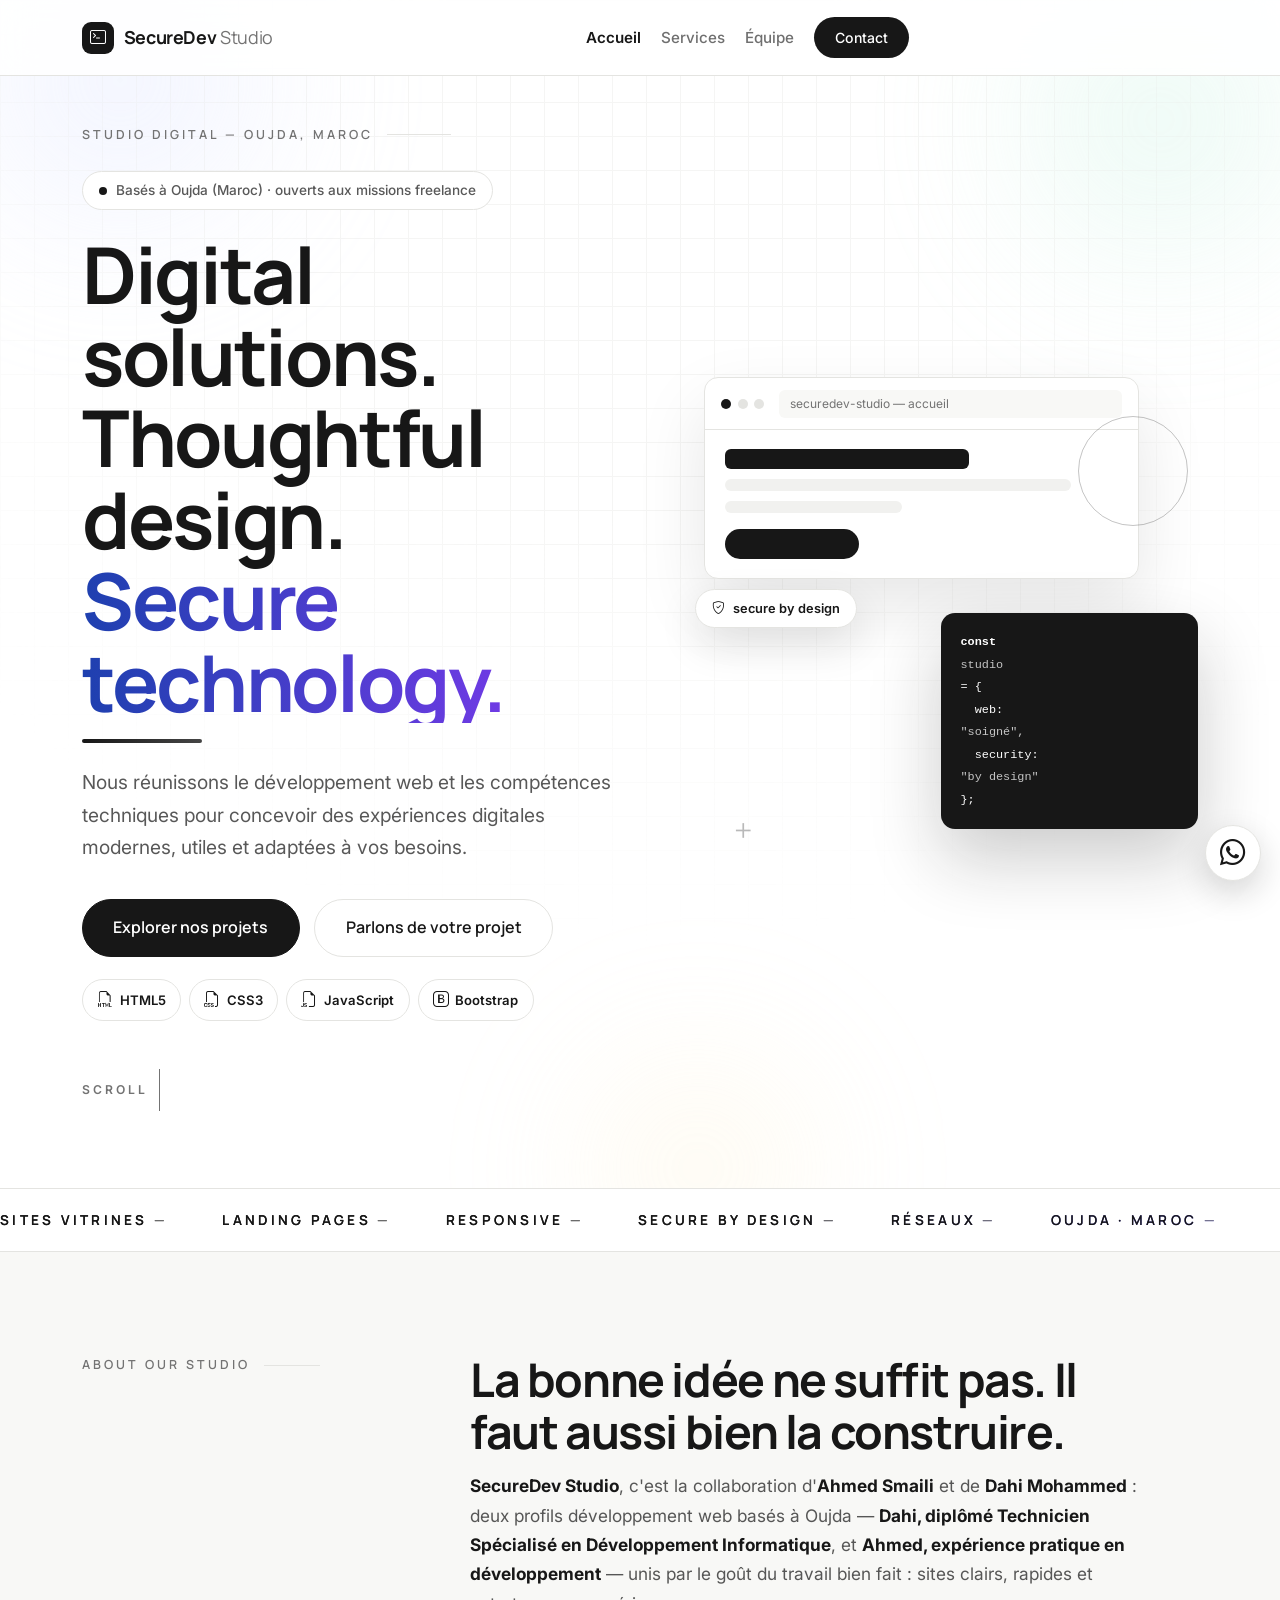
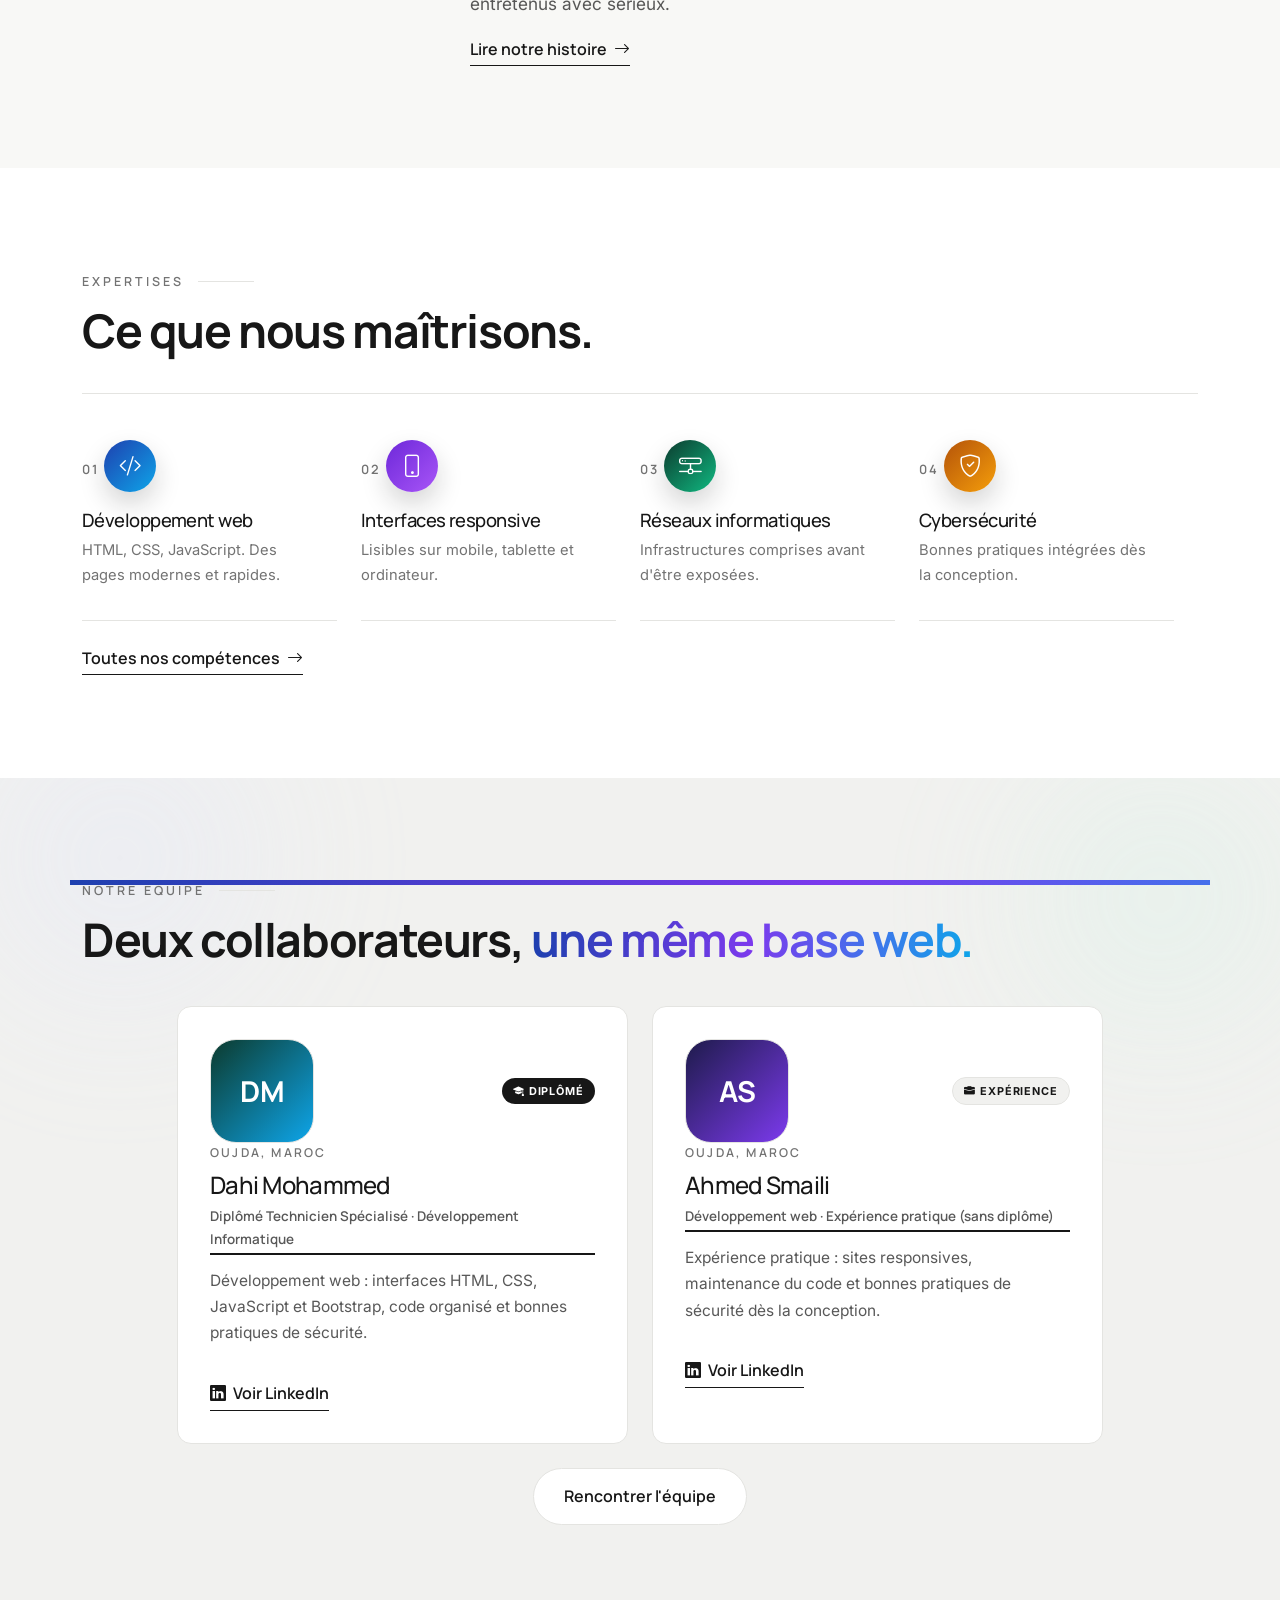
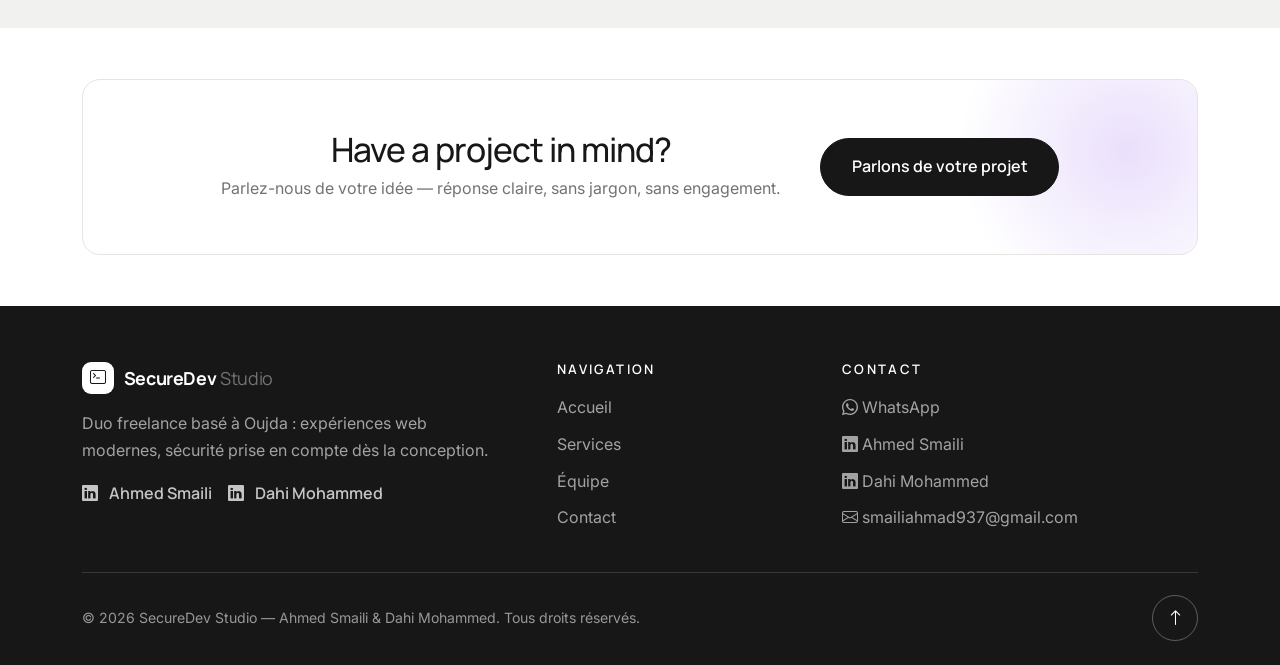
<file: index.html>
<!DOCTYPE html>
<html lang="fr">
<head>
  <meta charset="UTF-8" />
  <meta name="viewport" content="width=device-width, initial-scale=1.0" />
  <title>SecureDev Studio — Ahmed Smaili & Dahi Mohammed | Web & Cybersécurité</title>
  <meta name="description" content="SecureDev Studio : Ahmed Smaili et Dahi Mohammed, duo basé à Oujda (Maroc). Expériences digitales modernes, sites vitrines et sécurité dès la conception." />
  <meta name="theme-color" content="#FFFFFF" />
  <meta property="og:title" content="SecureDev Studio — Digital solutions. Thoughtful design. Secure technology." />
  <meta property="og:description" content="Ahmed Smaili & Dahi Mohammed : développement web soigné et sensibilité cybersécurité / réseaux." />
  <meta property="og:type" content="website" />

  <link rel="preconnect" href="https://fonts.googleapis.com" />
  <link rel="preconnect" href="https://fonts.gstatic.com" crossorigin />
  <link href="https://fonts.googleapis.com/css2?family=Manrope:wght@400;500;600;700&family=Inter:wght@400;500;600&display=swap" rel="stylesheet" />

  <link href="https://cdn.jsdelivr.net/npm/bootstrap@5.3.3/dist/css/bootstrap.min.css" rel="stylesheet" integrity="sha384-QWTKZyjpPEjISv5WaRU9OFeRpok6YctnYmDr5pNlyT2bRjXh0JMhjY6hW+ALEwIH" crossorigin="anonymous" />
  <link href="https://cdn.jsdelivr.net/npm/bootstrap-icons@1.11.3/font/bootstrap-icons.min.css" rel="stylesheet" />

  <link rel="stylesheet" href="css/style.css?v=8" />
  <link rel="icon" type="image/svg+xml" href="data:image/svg+xml,%3Csvg xmlns='http://www.w3.org/2000/svg' viewBox='0 0 32 32'%3E%3Crect width='32' height='32' rx='8' fill='%23171717'/%3E%3Cpath d='M16 6l8 3v6c0 5-3.5 8.5-8 11-4.5-2.5-8-6-8-11V9z' fill='none' stroke='%23FFFFFF' stroke-width='2' stroke-linejoin='round'/%3E%3C/svg%3E" />
</head>
<body data-page="index">
  <a class="skip-link" href="#contenu">Aller au contenu principal</a>

  <header>
    <nav id="mainNav" class="navbar navbar-expand-xl navbar-light fixed-top sd-nav" aria-label="Navigation principale">
      <div class="container">
        <a class="navbar-brand sd-logo" href="index.html" aria-label="SecureDev Studio — Accueil">
          <span class="sd-logo-mark" aria-hidden="true"><i class="bi bi-terminal"></i></span>
          <span class="sd-logo-text">SecureDev <strong>Studio</strong></span>
        </a>
        <button class="navbar-toggler sd-toggler" type="button" data-bs-toggle="collapse" data-bs-target="#navMenu"
          aria-controls="navMenu" aria-expanded="false" aria-label="Ouvrir le menu de navigation">
          <span class="navbar-toggler-icon"></span>
        </button>
        <div class="collapse navbar-collapse" id="navMenu">
          <ul class="navbar-nav mx-auto align-items-xl-center">
            <li class="nav-item"><a class="nav-link" data-nav="index" href="index.html">Accueil</a></li>
            <li class="nav-item"><a class="nav-link" data-nav="services" href="services.html">Services</a></li>
            <li class="nav-item"><a class="nav-link" data-nav="equipe" href="equipe.html">Équipe</a></li>
            <li class="nav-item ms-xl-2 mt-2 mt-xl-0">
              <a class="nav-link sd-cta" data-nav="contact" href="contact.html">Contact</a>
            </li>
          </ul>
        </div>
      </div>
    </nav>
  </header>

  <main id="contenu">
    <!-- ============ HERO ÉDITORIAL ============ -->
    <section class="sd-hero svc-hero home-hero" aria-labelledby="hero-title">
      <div class="svc-animated-bg" aria-hidden="true">
        <span class="svc-orb svc-orb--1"></span>
        <span class="svc-orb svc-orb--2"></span>
        <span class="svc-orb svc-orb--3"></span>
        <span class="svc-grid"></span>
        <span class="svc-particle svc-particle--1"></span>
        <span class="svc-particle svc-particle--2"></span>
        <span class="svc-particle svc-particle--3"></span>
        <span class="svc-particle svc-particle--4"></span>
        <span class="svc-particle svc-particle--5"></span>
      </div>
      <div class="container position-relative">
        <div class="sd-hero-grid">
          <div>
            <p class="sd-section-label reveal">Studio digital — Oujda, Maroc</p>
            <p class="sd-availability reveal">
              <span class="sd-dot" aria-hidden="true"></span>
              <span id="availabilityText">Disponibles pour de nouvelles missions</span>
            </p>
            <h1 id="hero-title" class="sd-hero-title home-title reveal">
              <span class="home-word home-word--1">Digital solutions.</span><br />
              <span class="home-word home-word--2">Thoughtful design.</span><br />
              <span class="home-word home-word--3">Secure technology.</span>
            </h1>
            <p class="sd-lead reveal">
              Nous réunissons le développement web et les compétences techniques pour concevoir
              des expériences digitales modernes, utiles et adaptées à vos besoins.
            </p>
            <div class="sd-hero-ctas reveal">
              <a href="portfolio.html" class="btn-ink">Explorer nos projets</a>
              <a href="contact.html" class="btn-outline">Parlons de votre projet</a>
            </div>
            <div class="home-techs reveal" aria-label="Technologies principales">
              <span><i class="bi bi-filetype-html" aria-hidden="true"></i>HTML5</span>
              <span><i class="bi bi-filetype-css" aria-hidden="true"></i>CSS3</span>
              <span><i class="bi bi-filetype-js" aria-hidden="true"></i>JavaScript</span>
              <span><i class="bi bi-bootstrap" aria-hidden="true"></i>Bootstrap</span>
            </div>
            <a href="#apropos" class="sd-scroll-cue reveal" aria-label="Faire défiler vers la présentation">Scroll</a>
          </div>
          <figure class="sd-visual reveal" aria-label="Composition abstraite : maquette d'interface et fenêtre de code">
            <div class="sd-browser" aria-hidden="true">
              <div class="sd-browser-bar"><i></i><i></i><i></i><span class="sd-browser-url">securedev-studio — accueil</span></div>
              <div class="sd-browser-body">
                <span class="sd-bar sd-bar--title"></span>
                <span class="sd-bar sd-bar--mid"></span>
                <span class="sd-bar sd-bar--short"></span>
                <span class="sd-bar--btn"></span>
              </div>
            </div>
            <div class="sd-code" aria-hidden="true">
              <span><span class="k">const</span> <span class="s">studio</span> = {</span>
              <span>&nbsp;&nbsp;web: <span class="s">"soigné",</span></span>
              <span>&nbsp;&nbsp;security: <span class="s">"by design"</span></span>
              <span>};</span>
            </div>
            <span class="sd-shape-circle" aria-hidden="true"></span>
            <span class="sd-shape-plus" aria-hidden="true">+</span>
            <span class="sd-float-badge" aria-hidden="true"><i class="bi bi-shield-check"></i>secure by design</span>
          </figure>
        </div>
      </div>
    </section>

    <div class="sd-marquee" aria-hidden="true">
      <div class="sd-marquee-track">
        <span>Sites vitrines <b>—</b> Landing pages <b>—</b> Responsive <b>—</b> Secure by design <b>—</b> Réseaux <b>—</b> Oujda · Maroc <b>—</b></span>
        <span>Sites vitrines <b>—</b> Landing pages <b>—</b> Responsive <b>—</b> Secure by design <b>—</b> Réseaux <b>—</b> Oujda · Maroc <b>—</b></span>
      </div>
    </div>

    <!-- ============ À PROPOS (blanc cassé) ============ -->
    <section class="sd-section sd-section--cream" id="apropos" aria-labelledby="apropos-title">
      <div class="container">
        <div class="row g-5">
          <div class="col-lg-4">
            <p class="sd-kicker reveal">About our studio</p>
          </div>
          <div class="col-lg-8">
            <h2 id="apropos-title" class="sd-h2 reveal">La bonne idée ne suffit pas. Il faut aussi bien la construire.</h2>
            <p class="sd-section-intro reveal"><strong>SecureDev Studio</strong>, c'est la collaboration d'<strong>Ahmed Smaili</strong> et de <strong>Dahi Mohammed</strong> : deux profils développement web basés à Oujda — <strong>Dahi, diplômé Technicien Spécialisé en Développement Informatique</strong>, et <strong>Ahmed, expérience pratique en développement</strong> — unis par le goût du travail bien fait : sites clairs, rapides et entretenus avec sérieux.</p>
            <a href="a-propos.html" class="sd-link reveal">Lire notre histoire <i class="bi bi-arrow-right" aria-hidden="true"></i></a>
          </div>
        </div>
      </div>
    </section>

    <!-- ============ EXPERTISES (blanc) ============ -->
    <section class="sd-section sd-section--white" aria-labelledby="exp-title">
      <div class="container">
        <p class="sd-kicker reveal">Expertises</p>
        <h2 id="exp-title" class="sd-h2 reveal">Ce que nous maîtrisons.</h2>
        <div class="sd-exp-grid home-exp-grid">
          <article class="sd-exp reveal">
            <span class="sd-exp-num" aria-hidden="true">01</span>
            <span class="sd-exp-icon home-exp-icon home-exp-icon--blue" aria-hidden="true"><i class="bi bi-code-slash"></i></span>
            <h3>Développement web</h3>
            <p>HTML, CSS, JavaScript. Des pages modernes et rapides.</p>
          </article>
          <article class="sd-exp reveal">
            <span class="sd-exp-num" aria-hidden="true">02</span>
            <span class="sd-exp-icon home-exp-icon home-exp-icon--violet" aria-hidden="true"><i class="bi bi-phone"></i></span>
            <h3>Interfaces responsive</h3>
            <p>Lisibles sur mobile, tablette et ordinateur.</p>
          </article>
          <article class="sd-exp reveal">
            <span class="sd-exp-num" aria-hidden="true">03</span>
            <span class="sd-exp-icon home-exp-icon home-exp-icon--teal" aria-hidden="true"><i class="bi bi-hdd-network"></i></span>
            <h3>Réseaux informatiques</h3>
            <p>Infrastructures comprises avant d'être exposées.</p>
          </article>
          <article class="sd-exp reveal">
            <span class="sd-exp-num" aria-hidden="true">04</span>
            <span class="sd-exp-icon home-exp-icon home-exp-icon--amber" aria-hidden="true"><i class="bi bi-shield-check"></i></span>
            <h3>Cybersécurité</h3>
            <p>Bonnes pratiques intégrées dès la conception.</p>
          </article>
        </div>
        <a href="competences.html" class="sd-link reveal mt-4">Toutes nos compétences <i class="bi bi-arrow-right" aria-hidden="true"></i></a>
      </div>
    </section>

    <!-- ============ ÉQUIPE (gris très clair) ============ -->
    <section class="sd-section sd-section--mist home-team" aria-labelledby="team-title">
      <div class="svc-animated-bg svc-animated-bg--soft" aria-hidden="true">
        <span class="svc-orb svc-orb--1"></span>
        <span class="svc-orb svc-orb--2"></span>
      </div>
      <div class="container position-relative">
        <p class="sd-kicker reveal">Notre équipe</p>
        <h2 id="team-title" class="sd-h2 reveal">Deux collaborateurs, <span class="home-gradient-text">une même base web.</span></h2>
        <div class="row g-4 mt-3 justify-content-center">
          <div class="col-md-6 col-lg-5">
            <article class="sd-card sd-member home-member home-member--dahi reveal h-100">
              <div class="home-member-top">
                <div class="sd-portrait home-portrait" role="img" aria-label="Monogramme de Dahi Mohammed — portrait à ajouter">DM</div>
                <span class="profile-exp-badge profile-exp-badge--diploma"><i class="bi bi-mortarboard-fill" aria-hidden="true"></i> Diplômé</span>
              </div>
              <p class="sd-card-tag">Oujda, Maroc</p>
              <h3>Dahi Mohammed</h3>
              <p class="sd-role">Diplômé Technicien Spécialisé · Développement Informatique</p>
              <p class="sd-card-desc">Développement web : interfaces HTML, CSS, JavaScript et Bootstrap, code organisé et bonnes pratiques de sécurité.</p>
              <a class="sd-link" data-linkedin="dahi" href="https://www.linkedin.com/in/dahi-mohammed-567b962b5/" target="_blank" rel="noopener noreferrer"><i class="bi bi-linkedin" aria-hidden="true"></i>Voir LinkedIn</a>
            </article>
          </div>
          <div class="col-md-6 col-lg-5">
            <article class="sd-card sd-member home-member home-member--ahmed reveal h-100">
              <div class="home-member-top">
                <div class="sd-portrait home-portrait" role="img" aria-label="Monogramme d'Ahmed Smaili — portrait à ajouter">AS</div>
                <span class="profile-exp-badge profile-exp-badge--xp"><i class="bi bi-briefcase-fill" aria-hidden="true"></i> Expérience</span>
              </div>
              <p class="sd-card-tag">Oujda, Maroc</p>
              <h3>Ahmed Smaili</h3>
              <p class="sd-role">Développement web · Expérience pratique (sans diplôme)</p>
              <p class="sd-card-desc">Expérience pratique : sites responsives, maintenance du code et bonnes pratiques de sécurité dès la conception.</p>
              <a class="sd-link" data-linkedin="ahmed" href="https://www.linkedin.com/in/ahmed-smaili-bb48883aa/" target="_blank" rel="noopener noreferrer"><i class="bi bi-linkedin" aria-hidden="true"></i>Voir LinkedIn</a>
            </article>
          </div>
        </div>
        <div class="text-center mt-4 reveal">
          <a href="equipe.html" class="btn-outline">Rencontrer l'équipe</a>
        </div>
      </div>
    </section>

    <!-- ============ CONTACT (blanc) ============ -->
    <section class="sd-section sd-section--white home-contact" aria-labelledby="cta-title">
      <div class="container">
        <div class="sd-band-box home-cta reveal" style="border:1px solid var(--line)">
          <span class="home-cta-glow" aria-hidden="true"></span>
          <div class="position-relative">
            <h2 id="cta-title">Have a project in mind?</h2>
            <p>Parlez-nous de votre idée — réponse claire, sans jargon, sans engagement.</p>
          </div>
          <a href="contact.html" class="btn-ink position-relative">Parlons de votre projet</a>
        </div>
      </div>
    </section>
  </main>

  <footer class="sd-footer">
    <div class="container">
      <div class="row g-4">
        <div class="col-md-5">
          <a class="sd-logo" href="index.html" aria-label="SecureDev Studio — retour à l'accueil">
            <span class="sd-logo-mark" aria-hidden="true"><i class="bi bi-terminal"></i></span>
            <span class="sd-logo-text">SecureDev <strong>Studio</strong></span>
          </a>
          <p class="sd-footer-desc">Duo freelance basé à Oujda : expériences web modernes, sécurité prise en compte dès la conception.</p>
          <div class="d-flex flex-wrap gap-3">
            <a class="sd-link" data-linkedin="ahmed" href="https://www.linkedin.com/in/ahmed-smaili-bb48883aa/" target="_blank" rel="noopener noreferrer"><i class="bi bi-linkedin me-1" aria-hidden="true"></i>Ahmed Smaili</a>
            <a class="sd-link" data-linkedin="dahi" href="https://www.linkedin.com/in/dahi-mohammed-567b962b5/" target="_blank" rel="noopener noreferrer"><i class="bi bi-linkedin me-1" aria-hidden="true"></i>Dahi Mohammed</a>
          </div>
        </div>
        <div class="col-6 col-md-3">
          <h3 class="sd-footer-title">Navigation</h3>
          <ul class="sd-footer-links">
            <li><a href="index.html">Accueil</a></li>
            <li><a href="services.html">Services</a></li>
            <li><a href="equipe.html">Équipe</a></li>
            <li><a href="contact.html">Contact</a></li>
          </ul>
        </div>
        <div class="col-6 col-md-4">
          <h3 class="sd-footer-title">Contact</h3>
          <ul class="sd-footer-links">
            <li><a data-whatsapp href="https://wa.me/212721903461" target="_blank" rel="noopener noreferrer"><i class="bi bi-whatsapp me-1" aria-hidden="true"></i>WhatsApp</a></li>
            <li><a data-linkedin="ahmed" href="https://www.linkedin.com/in/ahmed-smaili-bb48883aa/" target="_blank" rel="noopener noreferrer"><i class="bi bi-linkedin me-1" aria-hidden="true"></i>Ahmed Smaili</a></li>
            <li><a data-linkedin="dahi" href="https://www.linkedin.com/in/dahi-mohammed-567b962b5/" target="_blank" rel="noopener noreferrer"><i class="bi bi-linkedin me-1" aria-hidden="true"></i>Dahi Mohammed</a></li>
            <li><a data-email-link href="mailto:smailiahmad937@gmail.com"><i class="bi bi-envelope me-1" aria-hidden="true"></i><span data-email-text>smailiahmad937@gmail.com</span></a></li>
          </ul>
        </div>
      </div>
      <div class="sd-footer-bottom">
        <p>© <span id="year">2026</span> SecureDev Studio — Ahmed Smaili &amp; Dahi Mohammed. Tous droits réservés.</p>
        <button id="backToTop" class="sd-top" type="button" aria-label="Retour en haut de page"><i class="bi bi-arrow-up" aria-hidden="true"></i></button>
      </div>
    </div>
  </footer>

  <a class="sd-wa-float" data-whatsapp href="https://wa.me/212721903461" target="_blank" rel="noopener noreferrer" aria-label="Discuter sur WhatsApp">
    <i class="bi bi-whatsapp" aria-hidden="true"></i>
  </a>

  <script src="https://cdn.jsdelivr.net/npm/bootstrap@5.3.3/dist/js/bootstrap.bundle.min.js" integrity="sha384-YvpcrYf0tY3lHB60NNkmXc5s9fDVZLESaAA55NDzOxhy9GkcIdslK1eN7N6jIeHz" crossorigin="anonymous"></script>
  <script src="js/main.js?v=8"></script>
</body>
</html>
</file>
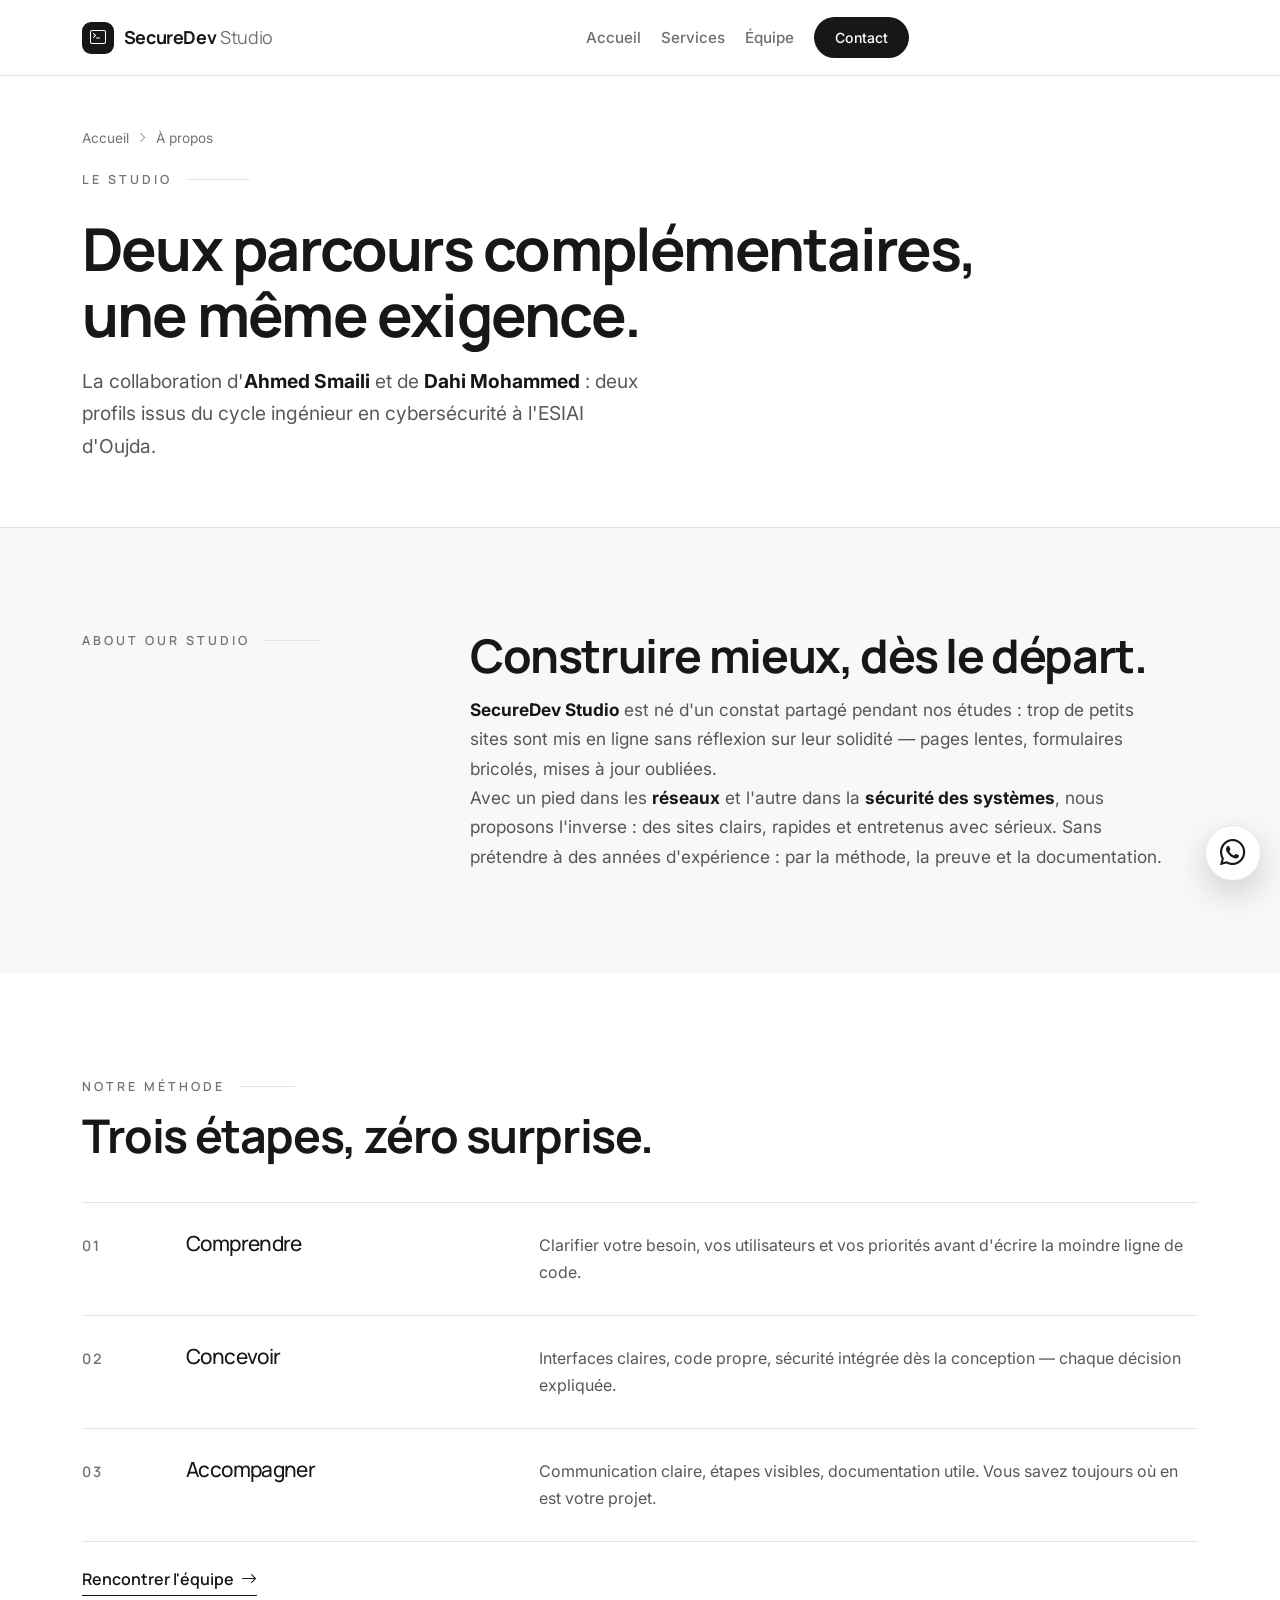
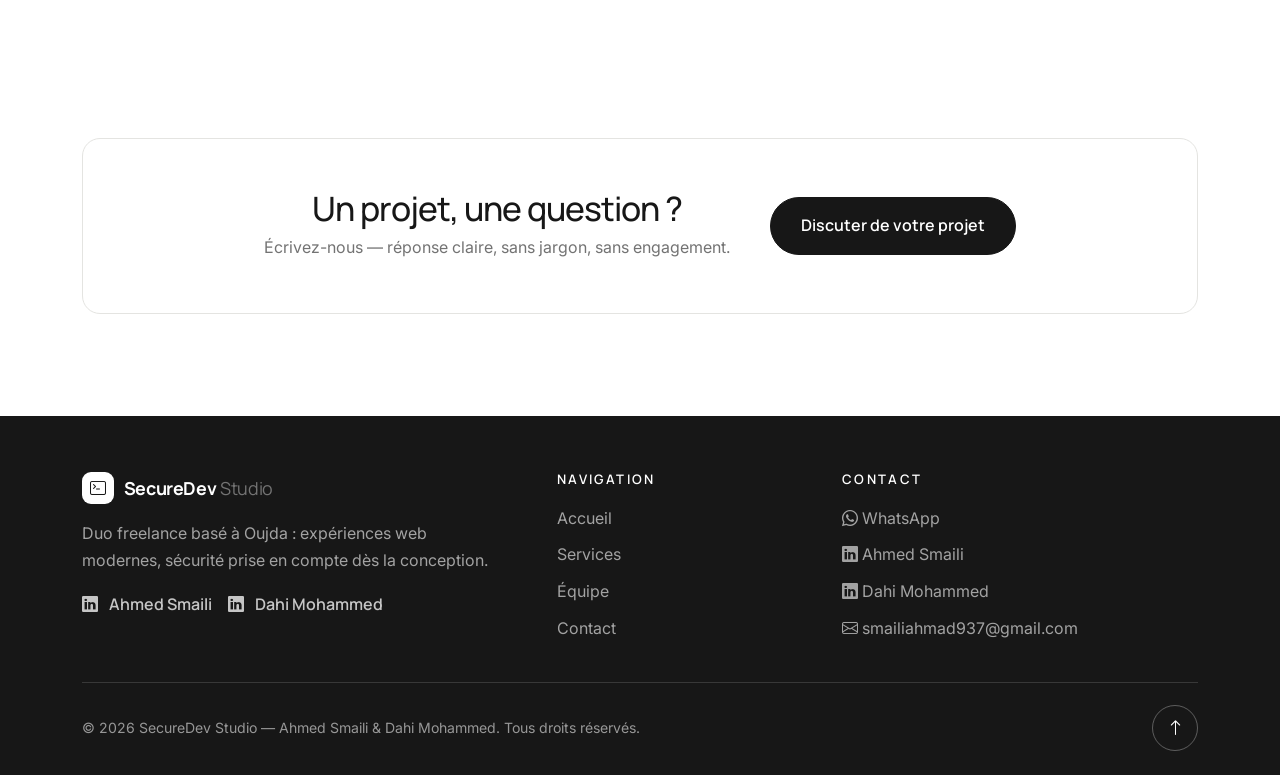
<file: a-propos.html>
<!DOCTYPE html>
<html lang="fr">
<head>
  <meta charset="UTF-8" />
  <meta name="viewport" content="width=device-width, initial-scale=1.0" />
  <title>À propos — SecureDev Studio | Ahmed Smaili & Dahi Mohammed</title>
  <meta name="description" content="Découvrez SecureDev Studio : la collaboration d'Ahmed Smaili et Dahi Mohammed, duo basé à Oujda. Notre méthode : comprendre, concevoir, accompagner." />
  <meta name="theme-color" content="#FFFFFF" />
  <link rel="preconnect" href="https://fonts.googleapis.com" />
  <link rel="preconnect" href="https://fonts.gstatic.com" crossorigin />
  <link href="https://fonts.googleapis.com/css2?family=Manrope:wght@400;500;600;700&family=Inter:wght@400;500;600&display=swap" rel="stylesheet" />
  <link href="https://cdn.jsdelivr.net/npm/bootstrap@5.3.3/dist/css/bootstrap.min.css" rel="stylesheet" integrity="sha384-QWTKZyjpPEjISv5WaRU9OFeRpok6YctnYmDr5pNlyT2bRjXh0JMhjY6hW+ALEwIH" crossorigin="anonymous" />
  <link href="https://cdn.jsdelivr.net/npm/bootstrap-icons@1.11.3/font/bootstrap-icons.min.css" rel="stylesheet" />
  <link rel="stylesheet" href="css/style.css?v=6" />
  <link rel="icon" type="image/svg+xml" href="data:image/svg+xml,%3Csvg xmlns='http://www.w3.org/2000/svg' viewBox='0 0 32 32'%3E%3Crect width='32' height='32' rx='8' fill='%23171717'/%3E%3Cpath d='M16 6l8 3v6c0 5-3.5 8.5-8 11-4.5-2.5-8-6-8-11V9z' fill='none' stroke='%23FFFFFF' stroke-width='2' stroke-linejoin='round'/%3E%3C/svg%3E" />
</head>
<body data-page="a-propos">
  <a class="skip-link" href="#contenu">Aller au contenu principal</a>

  <header>
    <nav id="mainNav" class="navbar navbar-expand-xl navbar-light fixed-top sd-nav" aria-label="Navigation principale">
      <div class="container">
        <a class="navbar-brand sd-logo" href="index.html" aria-label="SecureDev Studio — Accueil">
          <span class="sd-logo-mark" aria-hidden="true"><i class="bi bi-terminal"></i></span>
          <span class="sd-logo-text">SecureDev <strong>Studio</strong></span>
        </a>
        <button class="navbar-toggler sd-toggler" type="button" data-bs-toggle="collapse" data-bs-target="#navMenu"
          aria-controls="navMenu" aria-expanded="false" aria-label="Ouvrir le menu de navigation">
          <span class="navbar-toggler-icon"></span>
        </button>
        <div class="collapse navbar-collapse" id="navMenu">
          <ul class="navbar-nav mx-auto align-items-xl-center">
            <li class="nav-item"><a class="nav-link" data-nav="index" href="index.html">Accueil</a></li>
            <li class="nav-item"><a class="nav-link" data-nav="services" href="services.html">Services</a></li>
            <li class="nav-item"><a class="nav-link" data-nav="equipe" href="equipe.html">Équipe</a></li>
            <li class="nav-item ms-xl-2 mt-2 mt-xl-0">
              <a class="nav-link sd-cta" data-nav="contact" href="contact.html">Contact</a>
            </li>
          </ul>
        </div>
      </div>
    </nav>
  </header>

  <main id="contenu">
    <section class="sd-page-hero" aria-labelledby="page-title">
      <div class="container">
        <p class="sd-crumbs reveal"><a href="index.html">Accueil</a> <i class="bi bi-chevron-right" aria-hidden="true"></i> <span>À propos</span></p>
        <p class="sd-section-label reveal">Le studio</p>
        <h1 id="page-title" class="sd-page-title reveal">Deux parcours complémentaires, une même exigence.</h1>
        <p class="sd-lead reveal">La collaboration d'<strong>Ahmed Smaili</strong> et de <strong>Dahi Mohammed</strong> : deux profils issus du cycle ingénieur en cybersécurité à l'ESIAI d'Oujda.</p>
      </div>
    </section>

    <section class="sd-section sd-section--cream" aria-labelledby="histoire-title">
      <div class="container">
        <div class="row g-5">
          <div class="col-lg-4">
            <p class="sd-kicker reveal">About our studio</p>
          </div>
          <div class="col-lg-8">
            <h2 id="histoire-title" class="sd-h2 reveal">Construire mieux, dès le départ.</h2>
            <p class="sd-section-intro reveal"><strong>SecureDev Studio</strong> est né d'un constat partagé pendant nos études : trop de petits sites sont mis en ligne sans réflexion sur leur solidité — pages lentes, formulaires bricolés, mises à jour oubliées.</p>
            <p class="sd-section-intro reveal">Avec un pied dans les <strong>réseaux</strong> et l'autre dans la <strong>sécurité des systèmes</strong>, nous proposons l'inverse : des sites clairs, rapides et entretenus avec sérieux. Sans prétendre à des années d'expérience : par la méthode, la preuve et la documentation.</p>
          </div>
        </div>
      </div>
    </section>

    <section class="sd-section sd-section--white" aria-labelledby="methode-title">
      <div class="container">
        <p class="sd-kicker reveal">Notre méthode</p>
        <h2 id="methode-title" class="sd-h2 reveal">Trois étapes, zéro surprise.</h2>
        <ol class="sd-rows">
          <li class="sd-row reveal">
            <span class="sd-row-num" aria-hidden="true">01</span>
            <h3>Comprendre</h3>
            <p>Clarifier votre besoin, vos utilisateurs et vos priorités avant d'écrire la moindre ligne de code.</p>
          </li>
          <li class="sd-row reveal">
            <span class="sd-row-num" aria-hidden="true">02</span>
            <h3>Concevoir</h3>
            <p>Interfaces claires, code propre, sécurité intégrée dès la conception — chaque décision expliquée.</p>
          </li>
          <li class="sd-row reveal">
            <span class="sd-row-num" aria-hidden="true">03</span>
            <h3>Accompagner</h3>
            <p>Communication claire, étapes visibles, documentation utile. Vous savez toujours où en est votre projet.</p>
          </li>
        </ol>
        <a href="equipe.html" class="sd-link reveal mt-4">Rencontrer l'équipe <i class="bi bi-arrow-right" aria-hidden="true"></i></a>
      </div>
    </section>

    <section class="sd-band" aria-label="Appel à l'action">
      <div class="container">
        <div class="sd-band-box reveal">
          <div>
            <h2>Un projet, une question ?</h2>
            <p>Écrivez-nous — réponse claire, sans jargon, sans engagement.</p>
          </div>
          <a href="contact.html" class="btn-ink">Discuter de votre projet</a>
        </div>
      </div>
    </section>
  </main>

  <footer class="sd-footer">
    <div class="container">
      <div class="row g-4">
        <div class="col-md-5">
          <a class="sd-logo" href="index.html" aria-label="SecureDev Studio — retour à l'accueil">
            <span class="sd-logo-mark" aria-hidden="true"><i class="bi bi-terminal"></i></span>
            <span class="sd-logo-text">SecureDev <strong>Studio</strong></span>
          </a>
          <p class="sd-footer-desc">Duo freelance basé à Oujda : expériences web modernes, sécurité prise en compte dès la conception.</p>
          <div class="d-flex flex-wrap gap-3">
            <a class="sd-link" data-linkedin="ahmed" href="https://www.linkedin.com/in/ahmed-smaili-bb48883aa/" target="_blank" rel="noopener noreferrer"><i class="bi bi-linkedin me-1" aria-hidden="true"></i>Ahmed Smaili</a>
            <a class="sd-link" data-linkedin="dahi" href="https://www.linkedin.com/in/dahi-mohammed-567b962b5/" target="_blank" rel="noopener noreferrer"><i class="bi bi-linkedin me-1" aria-hidden="true"></i>Dahi Mohammed</a>
          </div>
        </div>
        <div class="col-6 col-md-3">
          <h3 class="sd-footer-title">Navigation</h3>
          <ul class="sd-footer-links">
            <li><a href="index.html">Accueil</a></li>
            <li><a href="services.html">Services</a></li>
            <li><a href="equipe.html">Équipe</a></li>
            <li><a href="contact.html">Contact</a></li>
          </ul>
        </div>
        <div class="col-6 col-md-4">
          <h3 class="sd-footer-title">Contact</h3>
          <ul class="sd-footer-links">
            <li><a data-whatsapp href="https://wa.me/212721903461" target="_blank" rel="noopener noreferrer"><i class="bi bi-whatsapp me-1" aria-hidden="true"></i>WhatsApp</a></li>
            <li><a data-linkedin="ahmed" href="https://www.linkedin.com/in/ahmed-smaili-bb48883aa/" target="_blank" rel="noopener noreferrer"><i class="bi bi-linkedin me-1" aria-hidden="true"></i>Ahmed Smaili</a></li>
            <li><a data-linkedin="dahi" href="https://www.linkedin.com/in/dahi-mohammed-567b962b5/" target="_blank" rel="noopener noreferrer"><i class="bi bi-linkedin me-1" aria-hidden="true"></i>Dahi Mohammed</a></li>
            <li><a data-email-link href="mailto:smailiahmad937@gmail.com"><i class="bi bi-envelope me-1" aria-hidden="true"></i><span data-email-text>smailiahmad937@gmail.com</span></a></li>
          </ul>
        </div>
      </div>
      <div class="sd-footer-bottom">
        <p>© <span id="year">2026</span> SecureDev Studio — Ahmed Smaili &amp; Dahi Mohammed. Tous droits réservés.</p>
        <button id="backToTop" class="sd-top" type="button" aria-label="Retour en haut de page"><i class="bi bi-arrow-up" aria-hidden="true"></i></button>
      </div>
    </div>
  </footer>

  <a class="sd-wa-float" data-whatsapp href="https://wa.me/212721903461" target="_blank" rel="noopener noreferrer" aria-label="Discuter sur WhatsApp">
    <i class="bi bi-whatsapp" aria-hidden="true"></i>
  </a>

  <script src="https://cdn.jsdelivr.net/npm/bootstrap@5.3.3/dist/js/bootstrap.bundle.min.js" integrity="sha384-YvpcrYf0tY3lHB60NNkmXc5s9fDVZLESaAA55NDzOxhy9GkcIdslK1eN7N6jIeHz" crossorigin="anonymous"></script>
  <script src="js/main.js?v=6"></script>
</body>
</html>
</file>
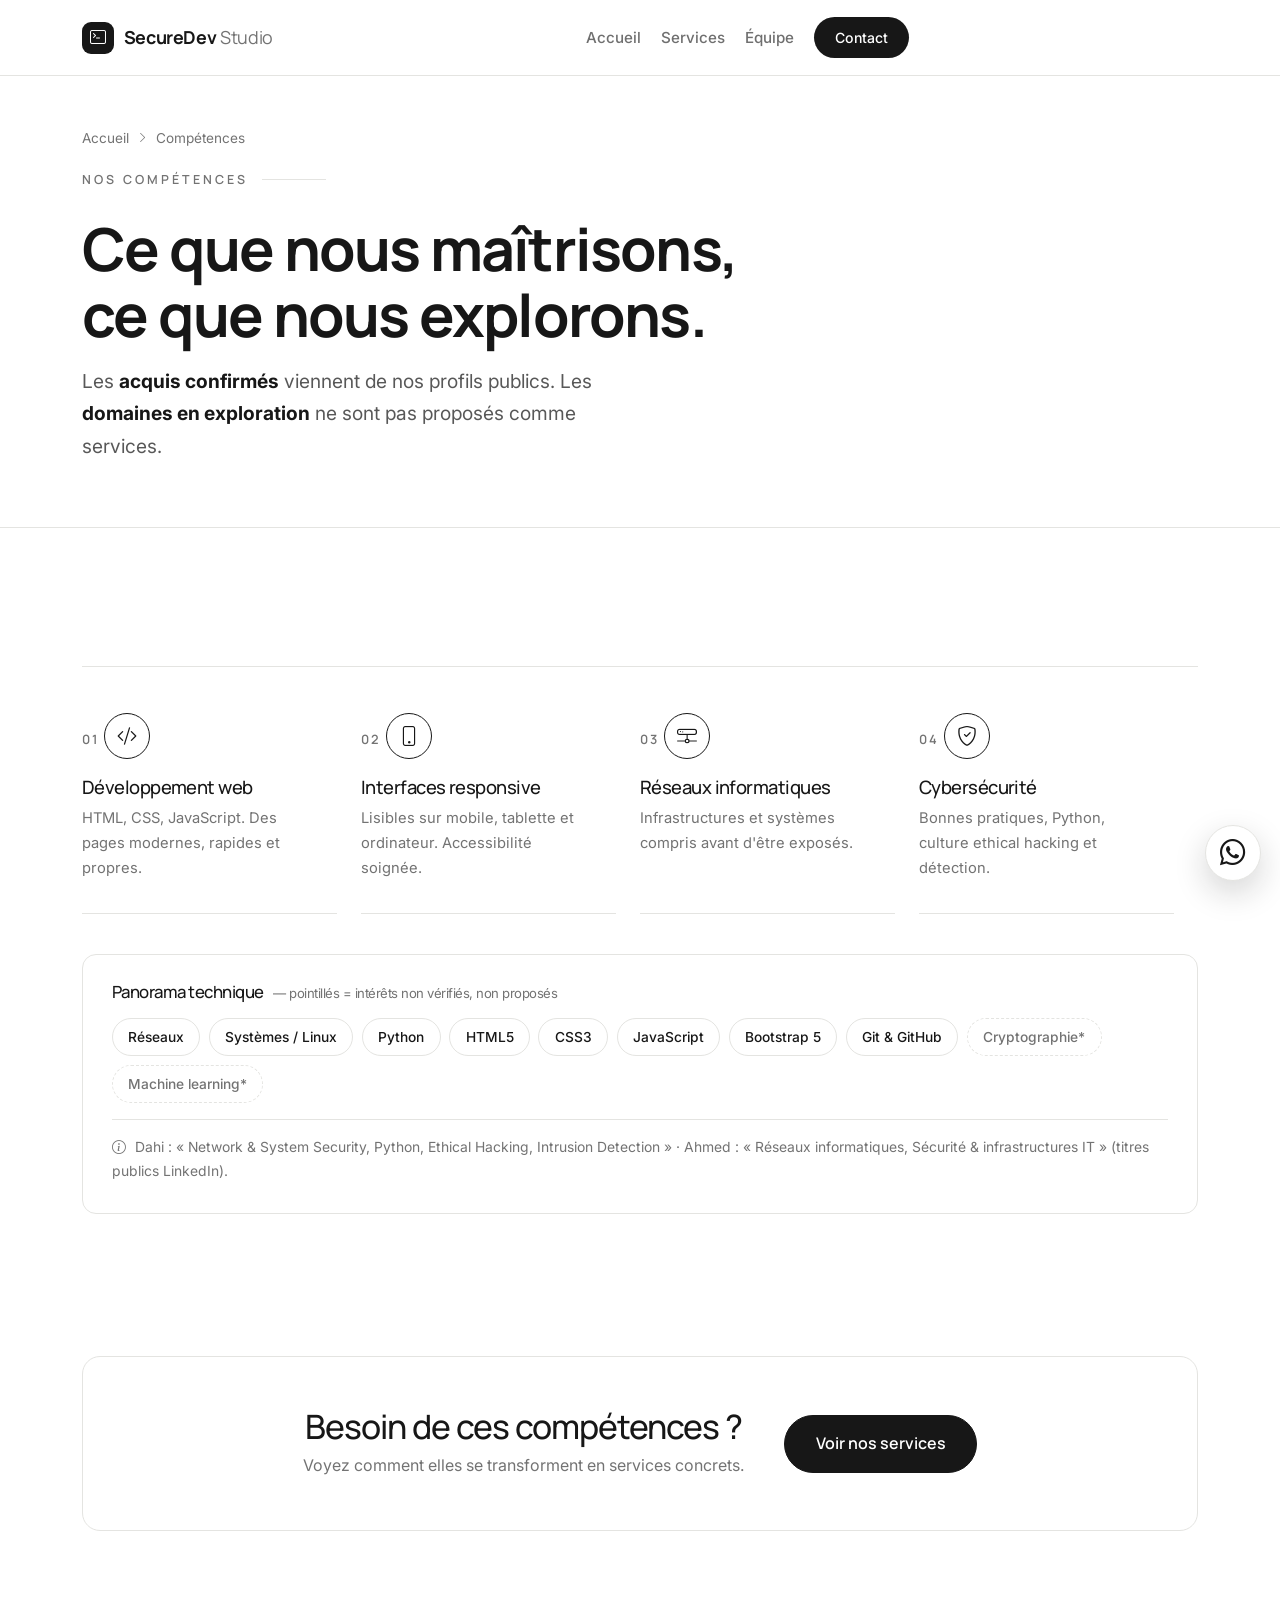
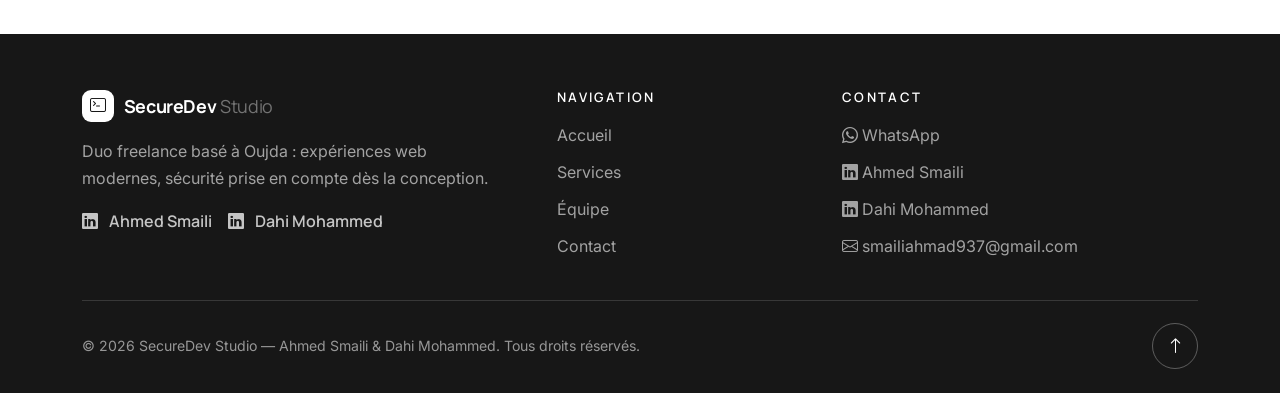
<file: competences.html>
<!DOCTYPE html>
<html lang="fr">
<head>
  <meta charset="UTF-8" />
  <meta name="viewport" content="width=device-width, initial-scale=1.0" />
  <title>Nos compétences — SecureDev Studio | Réseaux, Cybersécurité & Web</title>
  <meta name="description" content="Compétences SecureDev Studio : développement web, interfaces responsive, réseaux, cybersécurité. Acquis confirmés et domaines en exploration." />
  <meta name="theme-color" content="#FFFFFF" />
  <link rel="preconnect" href="https://fonts.googleapis.com" />
  <link rel="preconnect" href="https://fonts.gstatic.com" crossorigin />
  <link href="https://fonts.googleapis.com/css2?family=Manrope:wght@400;500;600;700&family=Inter:wght@400;500;600&display=swap" rel="stylesheet" />
  <link href="https://cdn.jsdelivr.net/npm/bootstrap@5.3.3/dist/css/bootstrap.min.css" rel="stylesheet" integrity="sha384-QWTKZyjpPEjISv5WaRU9OFeRpok6YctnYmDr5pNlyT2bRjXh0JMhjY6hW+ALEwIH" crossorigin="anonymous" />
  <link href="https://cdn.jsdelivr.net/npm/bootstrap-icons@1.11.3/font/bootstrap-icons.min.css" rel="stylesheet" />
  <link rel="stylesheet" href="css/style.css?v=6" />
  <link rel="icon" type="image/svg+xml" href="data:image/svg+xml,%3Csvg xmlns='http://www.w3.org/2000/svg' viewBox='0 0 32 32'%3E%3Crect width='32' height='32' rx='8' fill='%23171717'/%3E%3Cpath d='M16 6l8 3v6c0 5-3.5 8.5-8 11-4.5-2.5-8-6-8-11V9z' fill='none' stroke='%23FFFFFF' stroke-width='2' stroke-linejoin='round'/%3E%3C/svg%3E" />
</head>
<body data-page="competences">
  <a class="skip-link" href="#contenu">Aller au contenu principal</a>

  <header>
    <nav id="mainNav" class="navbar navbar-expand-xl navbar-light fixed-top sd-nav" aria-label="Navigation principale">
      <div class="container">
        <a class="navbar-brand sd-logo" href="index.html" aria-label="SecureDev Studio — Accueil">
          <span class="sd-logo-mark" aria-hidden="true"><i class="bi bi-terminal"></i></span>
          <span class="sd-logo-text">SecureDev <strong>Studio</strong></span>
        </a>
        <button class="navbar-toggler sd-toggler" type="button" data-bs-toggle="collapse" data-bs-target="#navMenu"
          aria-controls="navMenu" aria-expanded="false" aria-label="Ouvrir le menu de navigation">
          <span class="navbar-toggler-icon"></span>
        </button>
        <div class="collapse navbar-collapse" id="navMenu">
          <ul class="navbar-nav mx-auto align-items-xl-center">
            <li class="nav-item"><a class="nav-link" data-nav="index" href="index.html">Accueil</a></li>
            <li class="nav-item"><a class="nav-link" data-nav="services" href="services.html">Services</a></li>
            <li class="nav-item"><a class="nav-link" data-nav="equipe" href="equipe.html">Équipe</a></li>
            <li class="nav-item ms-xl-2 mt-2 mt-xl-0">
              <a class="nav-link sd-cta" data-nav="contact" href="contact.html">Contact</a>
            </li>
          </ul>
        </div>
      </div>
    </nav>
  </header>

  <main id="contenu">
    <section class="sd-page-hero" aria-labelledby="page-title">
      <div class="container">
        <p class="sd-crumbs reveal"><a href="index.html">Accueil</a> <i class="bi bi-chevron-right" aria-hidden="true"></i> <span>Compétences</span></p>
        <p class="sd-section-label reveal">Nos compétences</p>
        <h1 id="page-title" class="sd-page-title reveal">Ce que nous maîtrisons, ce que nous explorons.</h1>
        <p class="sd-lead reveal">Les <strong>acquis confirmés</strong> viennent de nos profils publics. Les <strong>domaines en exploration</strong> ne sont pas proposés comme services.</p>
      </div>
    </section>

    <section class="sd-section sd-section--white" aria-label="Grille des compétences">
      <div class="container">
        <div class="sd-exp-grid">
          <article class="sd-exp reveal">
            <span class="sd-exp-num" aria-hidden="true">01</span>
            <span class="sd-exp-icon" aria-hidden="true"><i class="bi bi-code-slash"></i></span>
            <h3>Développement web</h3>
            <p>HTML, CSS, JavaScript. Des pages modernes, rapides et propres.</p>
          </article>
          <article class="sd-exp reveal">
            <span class="sd-exp-num" aria-hidden="true">02</span>
            <span class="sd-exp-icon" aria-hidden="true"><i class="bi bi-phone"></i></span>
            <h3>Interfaces responsive</h3>
            <p>Lisibles sur mobile, tablette et ordinateur. Accessibilité soignée.</p>
          </article>
          <article class="sd-exp reveal">
            <span class="sd-exp-num" aria-hidden="true">03</span>
            <span class="sd-exp-icon" aria-hidden="true"><i class="bi bi-hdd-network"></i></span>
            <h3>Réseaux informatiques</h3>
            <p>Infrastructures et systèmes compris avant d'être exposés.</p>
          </article>
          <article class="sd-exp reveal">
            <span class="sd-exp-num" aria-hidden="true">04</span>
            <span class="sd-exp-icon" aria-hidden="true"><i class="bi bi-shield-check"></i></span>
            <h3>Cybersécurité</h3>
            <p>Bonnes pratiques, Python, culture ethical hacking et détection.</p>
          </article>
        </div>
        <div class="sd-tech reveal">
          <h3 class="sd-tech-title">Panorama technique <small>— pointillés = intérêts non vérifiés, non proposés</small></h3>
          <ul class="sd-tech-list" aria-label="Panorama technique">
            <li>Réseaux</li><li>Systèmes / Linux</li><li>Python</li><li>HTML5</li>
            <li>CSS3</li><li>JavaScript</li><li>Bootstrap 5</li><li>Git &amp; GitHub</li>
            <li class="sd-tech-todo">Cryptographie*</li>
            <li class="sd-tech-todo">Machine learning*</li>
          </ul>
          <p class="sd-note mt-3 mb-0"><i class="bi bi-info-circle" aria-hidden="true"></i> Dahi : « Network &amp; System Security, Python, Ethical Hacking, Intrusion Detection » · Ahmed : « Réseaux informatiques, Sécurité &amp; infrastructures IT » (titres publics LinkedIn).</p>
        </div>
      </div>
    </section>

    <section class="sd-band" aria-label="Appel à l'action">
      <div class="container">
        <div class="sd-band-box reveal">
          <div>
            <h2>Besoin de ces compétences ?</h2>
            <p>Voyez comment elles se transforment en services concrets.</p>
          </div>
          <a href="services.html" class="btn-ink">Voir nos services</a>
        </div>
      </div>
    </section>
  </main>

  <footer class="sd-footer">
    <div class="container">
      <div class="row g-4">
        <div class="col-md-5">
          <a class="sd-logo" href="index.html" aria-label="SecureDev Studio — retour à l'accueil">
            <span class="sd-logo-mark" aria-hidden="true"><i class="bi bi-terminal"></i></span>
            <span class="sd-logo-text">SecureDev <strong>Studio</strong></span>
          </a>
          <p class="sd-footer-desc">Duo freelance basé à Oujda : expériences web modernes, sécurité prise en compte dès la conception.</p>
          <div class="d-flex flex-wrap gap-3">
            <a class="sd-link" data-linkedin="ahmed" href="https://www.linkedin.com/in/ahmed-smaili-bb48883aa/" target="_blank" rel="noopener noreferrer"><i class="bi bi-linkedin me-1" aria-hidden="true"></i>Ahmed Smaili</a>
            <a class="sd-link" data-linkedin="dahi" href="https://www.linkedin.com/in/dahi-mohammed-567b962b5/" target="_blank" rel="noopener noreferrer"><i class="bi bi-linkedin me-1" aria-hidden="true"></i>Dahi Mohammed</a>
          </div>
        </div>
        <div class="col-6 col-md-3">
          <h3 class="sd-footer-title">Navigation</h3>
          <ul class="sd-footer-links">
            <li><a href="index.html">Accueil</a></li>
            <li><a href="services.html">Services</a></li>
            <li><a href="equipe.html">Équipe</a></li>
            <li><a href="contact.html">Contact</a></li>
          </ul>
        </div>
        <div class="col-6 col-md-4">
          <h3 class="sd-footer-title">Contact</h3>
          <ul class="sd-footer-links">
            <li><a data-whatsapp href="https://wa.me/212721903461" target="_blank" rel="noopener noreferrer"><i class="bi bi-whatsapp me-1" aria-hidden="true"></i>WhatsApp</a></li>
            <li><a data-linkedin="ahmed" href="https://www.linkedin.com/in/ahmed-smaili-bb48883aa/" target="_blank" rel="noopener noreferrer"><i class="bi bi-linkedin me-1" aria-hidden="true"></i>Ahmed Smaili</a></li>
            <li><a data-linkedin="dahi" href="https://www.linkedin.com/in/dahi-mohammed-567b962b5/" target="_blank" rel="noopener noreferrer"><i class="bi bi-linkedin me-1" aria-hidden="true"></i>Dahi Mohammed</a></li>
            <li><a data-email-link href="mailto:smailiahmad937@gmail.com"><i class="bi bi-envelope me-1" aria-hidden="true"></i><span data-email-text>smailiahmad937@gmail.com</span></a></li>
          </ul>
        </div>
      </div>
      <div class="sd-footer-bottom">
        <p>© <span id="year">2026</span> SecureDev Studio — Ahmed Smaili &amp; Dahi Mohammed. Tous droits réservés.</p>
        <button id="backToTop" class="sd-top" type="button" aria-label="Retour en haut de page"><i class="bi bi-arrow-up" aria-hidden="true"></i></button>
      </div>
    </div>
  </footer>

  <a class="sd-wa-float" data-whatsapp href="https://wa.me/212721903461" target="_blank" rel="noopener noreferrer" aria-label="Discuter sur WhatsApp">
    <i class="bi bi-whatsapp" aria-hidden="true"></i>
  </a>

  <script src="https://cdn.jsdelivr.net/npm/bootstrap@5.3.3/dist/js/bootstrap.bundle.min.js" integrity="sha384-YvpcrYf0tY3lHB60NNkmXc5s9fDVZLESaAA55NDzOxhy9GkcIdslK1eN7N6jIeHz" crossorigin="anonymous"></script>
  <script src="js/main.js?v=6"></script>
</body>
</html>
</file>
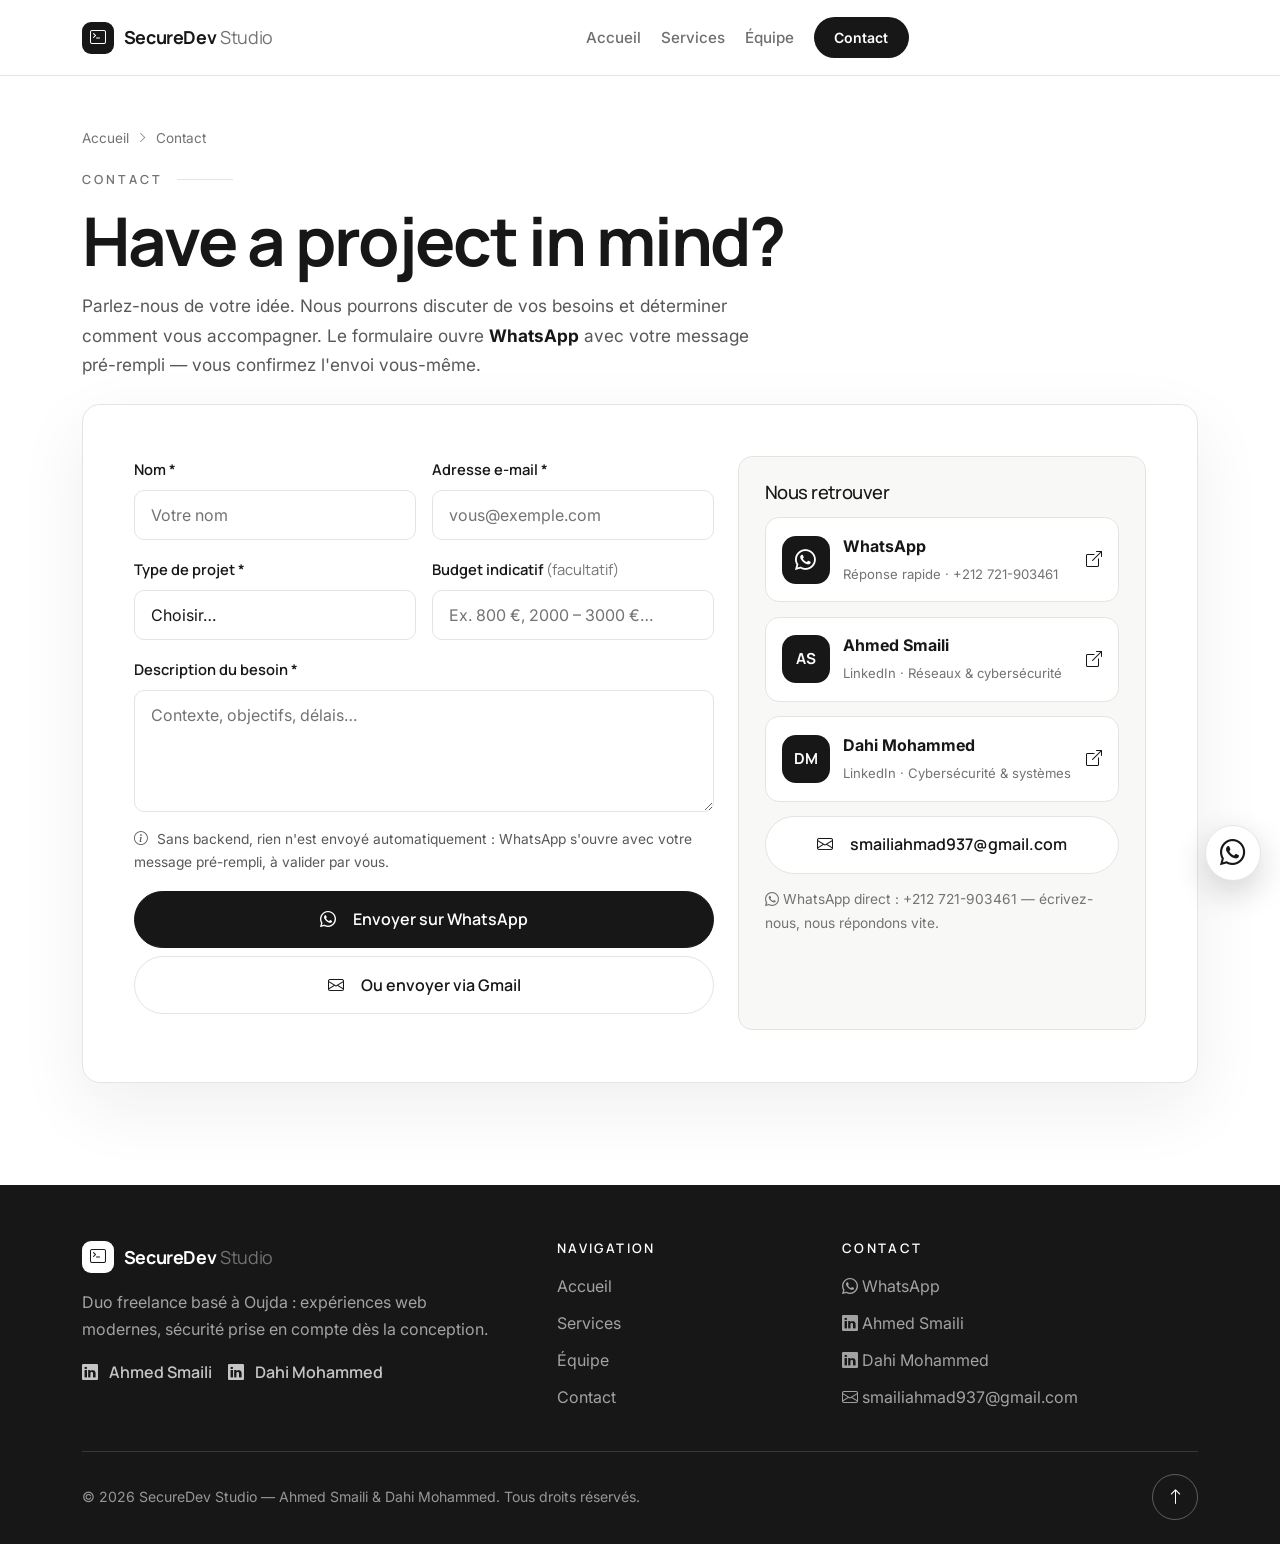
<file: contact.html>
<!DOCTYPE html>
<html lang="fr">
<head>
  <meta charset="UTF-8" />
  <meta name="viewport" content="width=device-width, initial-scale=1.0" />
  <title>Contact — SecureDev Studio | Have a project in mind?</title>
  <meta name="description" content="Contactez SecureDev Studio : décrivez votre besoin via le formulaire WhatsApp ou retrouvez Ahmed Smaili et Dahi Mohammed sur LinkedIn." />
  <meta name="theme-color" content="#FFFFFF" />
  <link rel="preconnect" href="https://fonts.googleapis.com" />
  <link rel="preconnect" href="https://fonts.gstatic.com" crossorigin />
  <link href="https://fonts.googleapis.com/css2?family=Manrope:wght@400;500;600;700&family=Inter:wght@400;500;600&display=swap" rel="stylesheet" />
  <link href="https://cdn.jsdelivr.net/npm/bootstrap@5.3.3/dist/css/bootstrap.min.css" rel="stylesheet" integrity="sha384-QWTKZyjpPEjISv5WaRU9OFeRpok6YctnYmDr5pNlyT2bRjXh0JMhjY6hW+ALEwIH" crossorigin="anonymous" />
  <link href="https://cdn.jsdelivr.net/npm/bootstrap-icons@1.11.3/font/bootstrap-icons.min.css" rel="stylesheet" />
  <link rel="stylesheet" href="css/style.css?v=6" />
  <link rel="icon" type="image/svg+xml" href="data:image/svg+xml,%3Csvg xmlns='http://www.w3.org/2000/svg' viewBox='0 0 32 32'%3E%3Crect width='32' height='32' rx='8' fill='%23171717'/%3E%3Cpath d='M16 6l8 3v6c0 5-3.5 8.5-8 11-4.5-2.5-8-6-8-11V9z' fill='none' stroke='%23FFFFFF' stroke-width='2' stroke-linejoin='round'/%3E%3C/svg%3E" />
</head>
<body data-page="contact">
  <a class="skip-link" href="#contenu">Aller au contenu principal</a>

  <header>
    <nav id="mainNav" class="navbar navbar-expand-xl navbar-light fixed-top sd-nav" aria-label="Navigation principale">
      <div class="container">
        <a class="navbar-brand sd-logo" href="index.html" aria-label="SecureDev Studio — Accueil">
          <span class="sd-logo-mark" aria-hidden="true"><i class="bi bi-terminal"></i></span>
          <span class="sd-logo-text">SecureDev <strong>Studio</strong></span>
        </a>
        <button class="navbar-toggler sd-toggler" type="button" data-bs-toggle="collapse" data-bs-target="#navMenu"
          aria-controls="navMenu" aria-expanded="false" aria-label="Ouvrir le menu de navigation">
          <span class="navbar-toggler-icon"></span>
        </button>
        <div class="collapse navbar-collapse" id="navMenu">
          <ul class="navbar-nav mx-auto align-items-xl-center">
            <li class="nav-item"><a class="nav-link" data-nav="index" href="index.html">Accueil</a></li>
            <li class="nav-item"><a class="nav-link" data-nav="services" href="services.html">Services</a></li>
            <li class="nav-item"><a class="nav-link" data-nav="equipe" href="equipe.html">Équipe</a></li>
            <li class="nav-item ms-xl-2 mt-2 mt-xl-0">
              <a class="nav-link sd-cta" data-nav="contact" href="contact.html">Contact</a>
            </li>
          </ul>
        </div>
      </div>
    </nav>
  </header>

  <main id="contenu">
    <section class="sd-section sd-contact" aria-labelledby="contact-title">
      <div class="container">
        <p class="sd-crumbs reveal"><a href="index.html">Accueil</a> <i class="bi bi-chevron-right" aria-hidden="true"></i> <span>Contact</span></p>
        <p class="sd-kicker reveal">Contact</p>
        <h1 id="contact-title" class="sd-h2 reveal" style="font-size:clamp(2.4rem,6vw,4.2rem)">Have a project in mind?</h1>
        <p class="sd-section-intro reveal">Parlez-nous de votre idée. Nous pourrons discuter de vos besoins et déterminer comment vous accompagner. Le formulaire ouvre <strong>WhatsApp</strong> avec votre message pré-rempli — vous confirmez l'envoi vous-même.</p>

        <div class="sd-contact-box reveal mt-4">
          <div class="row g-4 text-start">
            <div class="col-lg-7">
              <!-- Formulaire SANS backend : ouvre WhatsApp (ou la messagerie), rien n'est envoyé seul. -->
              <form id="contactForm" class="sd-form" novalidate aria-label="Formulaire de contact (sans backend)">
                <div class="row g-3">
                  <div class="col-md-6">
                    <label class="form-label" for="fName">Nom <span aria-hidden="true">*</span></label>
                    <input class="form-control" type="text" id="fName" name="name" autocomplete="name" required placeholder="Votre nom" />
                  </div>
                  <div class="col-md-6">
                    <label class="form-label" for="fEmail">Adresse e-mail <span aria-hidden="true">*</span></label>
                    <input class="form-control" type="email" id="fEmail" name="email" autocomplete="email" required placeholder="vous@exemple.com" />
                  </div>
                  <div class="col-md-6">
                    <label class="form-label" for="fType">Type de projet <span aria-hidden="true">*</span></label>
                    <select class="form-select" id="fType" name="type" required>
                      <option value="" selected>Choisir…</option>
                      <option>Site vitrine</option>
                      <option>Landing page</option>
                      <option>Amélioration de site</option>
                      <option>Revue de bonnes pratiques</option>
                      <option>Autre / à discuter</option>
                    </select>
                  </div>
                  <div class="col-md-6">
                    <label class="form-label" for="fBudget">Budget indicatif <span class="sd-optional">(facultatif)</span></label>
                    <input class="form-control" type="text" id="fBudget" name="budget" autocomplete="off" placeholder="Ex. 800 €, 2000 – 3000 €…" />
                  </div>
                  <div class="col-12">
                    <label class="form-label" for="fMsg">Description du besoin <span aria-hidden="true">*</span></label>
                    <textarea class="form-control" id="fMsg" name="message" rows="4" required placeholder="Contexte, objectifs, délais…"></textarea>
                  </div>
                </div>
                <p class="sd-form-notice"><i class="bi bi-info-circle" aria-hidden="true"></i> Sans backend, rien n'est envoyé automatiquement : WhatsApp s'ouvre avec votre message pré-rempli, à valider par vous.</p>
                <button type="submit" class="btn-ink w-100"><i class="bi bi-whatsapp me-2" aria-hidden="true"></i>Envoyer sur WhatsApp</button>
                <button type="button" id="emailFallback" class="btn-outline w-100 mt-2"><i class="bi bi-envelope me-2" aria-hidden="true"></i>Ou envoyer via Gmail</button>
                <p id="formStatus" class="sd-form-status" role="status" aria-live="polite"></p>
              </form>
            </div>

            <div class="col-lg-5">
              <div class="sd-contact-side">
                <h2 class="sd-contact-side-title">Nous retrouver</h2>
                <a class="sd-wa-card" data-whatsapp href="https://wa.me/212721903461" target="_blank" rel="noopener noreferrer">
                  <span class="sd-wa-avatar" aria-hidden="true"><i class="bi bi-whatsapp"></i></span>
                  <span><strong>WhatsApp</strong><small>Réponse rapide · +212 721-903461</small></span>
                  <i class="bi bi-box-arrow-up-right" aria-hidden="true"></i>
                </a>
                <a class="sd-linkedin-card" data-linkedin="ahmed" href="https://www.linkedin.com/in/ahmed-smaili-bb48883aa/" target="_blank" rel="noopener noreferrer">
                  <span class="sd-linkedin-avatar" aria-hidden="true">AS</span>
                  <span><strong>Ahmed Smaili</strong><small>LinkedIn · Réseaux &amp; cybersécurité</small></span>
                  <i class="bi bi-box-arrow-up-right" aria-hidden="true"></i>
                </a>
                <a class="sd-linkedin-card" data-linkedin="dahi" href="https://www.linkedin.com/in/dahi-mohammed-567b962b5/" target="_blank" rel="noopener noreferrer">
                  <span class="sd-linkedin-avatar" aria-hidden="true">DM</span>
                  <span><strong>Dahi Mohammed</strong><small>LinkedIn · Cybersécurité &amp; systèmes</small></span>
                  <i class="bi bi-box-arrow-up-right" aria-hidden="true"></i>
                </a>
                <a class="btn-outline w-100" data-email-link href="mailto:smailiahmad937@gmail.com">
                  <i class="bi bi-envelope me-2" aria-hidden="true"></i><span data-email-text>smailiahmad937@gmail.com</span>
                </a>
                <p class="sd-contact-hint"><i class="bi bi-whatsapp" aria-hidden="true"></i> WhatsApp direct : +212 721-903461 — écrivez-nous, nous répondons vite.</p>
              </div>
            </div>
          </div>
        </div>
      </div>
    </section>
  </main>

  <footer class="sd-footer">
    <div class="container">
      <div class="row g-4">
        <div class="col-md-5">
          <a class="sd-logo" href="index.html" aria-label="SecureDev Studio — retour à l'accueil">
            <span class="sd-logo-mark" aria-hidden="true"><i class="bi bi-terminal"></i></span>
            <span class="sd-logo-text">SecureDev <strong>Studio</strong></span>
          </a>
          <p class="sd-footer-desc">Duo freelance basé à Oujda : expériences web modernes, sécurité prise en compte dès la conception.</p>
          <div class="d-flex flex-wrap gap-3">
            <a class="sd-link" data-linkedin="ahmed" href="https://www.linkedin.com/in/ahmed-smaili-bb48883aa/" target="_blank" rel="noopener noreferrer"><i class="bi bi-linkedin me-1" aria-hidden="true"></i>Ahmed Smaili</a>
            <a class="sd-link" data-linkedin="dahi" href="https://www.linkedin.com/in/dahi-mohammed-567b962b5/" target="_blank" rel="noopener noreferrer"><i class="bi bi-linkedin me-1" aria-hidden="true"></i>Dahi Mohammed</a>
          </div>
        </div>
        <div class="col-6 col-md-3">
          <h3 class="sd-footer-title">Navigation</h3>
          <ul class="sd-footer-links">
            <li><a href="index.html">Accueil</a></li>
            <li><a href="services.html">Services</a></li>
            <li><a href="equipe.html">Équipe</a></li>
            <li><a href="contact.html">Contact</a></li>
          </ul>
        </div>
        <div class="col-6 col-md-4">
          <h3 class="sd-footer-title">Contact</h3>
          <ul class="sd-footer-links">
            <li><a data-whatsapp href="https://wa.me/212721903461" target="_blank" rel="noopener noreferrer"><i class="bi bi-whatsapp me-1" aria-hidden="true"></i>WhatsApp</a></li>
            <li><a data-linkedin="ahmed" href="https://www.linkedin.com/in/ahmed-smaili-bb48883aa/" target="_blank" rel="noopener noreferrer"><i class="bi bi-linkedin me-1" aria-hidden="true"></i>Ahmed Smaili</a></li>
            <li><a data-linkedin="dahi" href="https://www.linkedin.com/in/dahi-mohammed-567b962b5/" target="_blank" rel="noopener noreferrer"><i class="bi bi-linkedin me-1" aria-hidden="true"></i>Dahi Mohammed</a></li>
            <li><a data-email-link href="mailto:smailiahmad937@gmail.com"><i class="bi bi-envelope me-1" aria-hidden="true"></i><span data-email-text>smailiahmad937@gmail.com</span></a></li>
          </ul>
        </div>
      </div>
      <div class="sd-footer-bottom">
        <p>© <span id="year">2026</span> SecureDev Studio — Ahmed Smaili &amp; Dahi Mohammed. Tous droits réservés.</p>
        <button id="backToTop" class="sd-top" type="button" aria-label="Retour en haut de page"><i class="bi bi-arrow-up" aria-hidden="true"></i></button>
      </div>
    </div>
  </footer>

  <a class="sd-wa-float" data-whatsapp href="https://wa.me/212721903461" target="_blank" rel="noopener noreferrer" aria-label="Discuter sur WhatsApp">
    <i class="bi bi-whatsapp" aria-hidden="true"></i>
  </a>

  <script src="https://cdn.jsdelivr.net/npm/bootstrap@5.3.3/dist/js/bootstrap.bundle.min.js" integrity="sha384-YvpcrYf0tY3lHB60NNkmXc5s9fDVZLESaAA55NDzOxhy9GkcIdslK1eN7N6jIeHz" crossorigin="anonymous"></script>
  <script src="js/main.js?v=6"></script>
</body>
</html>
</file>
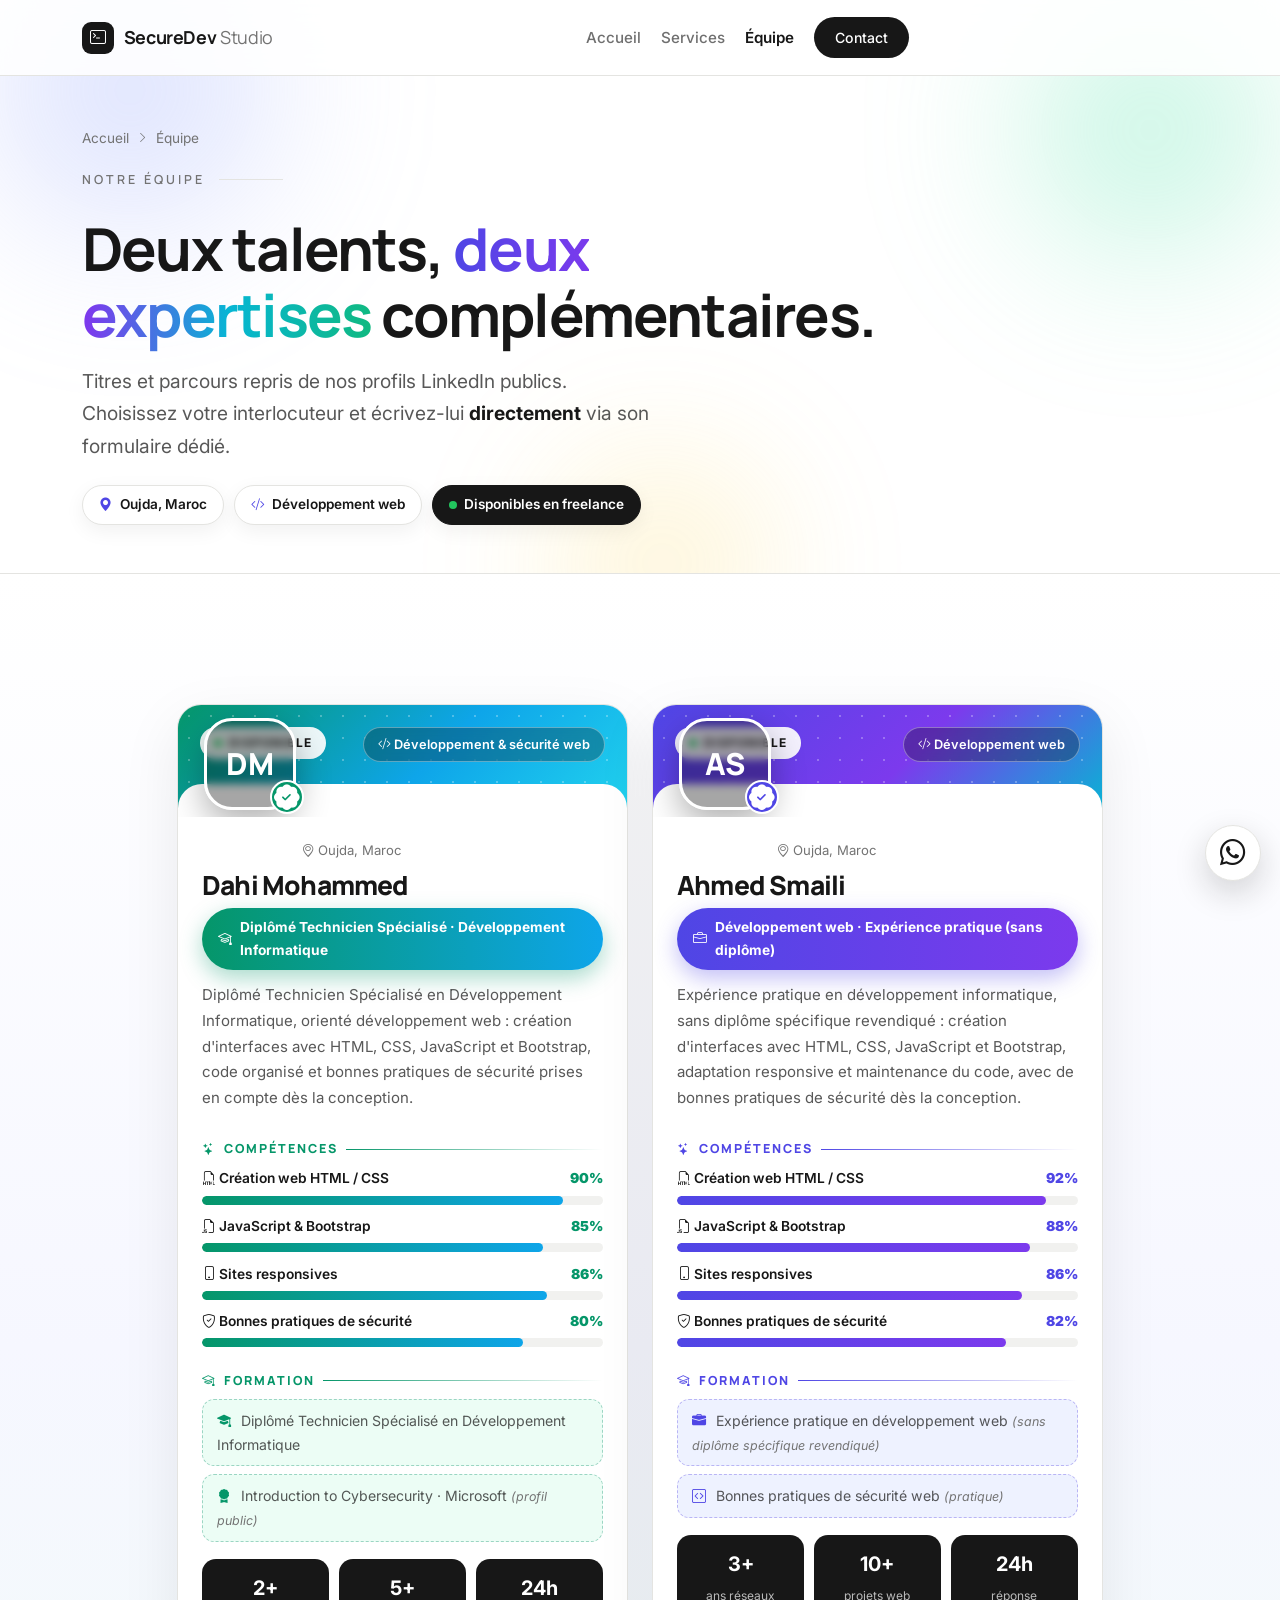
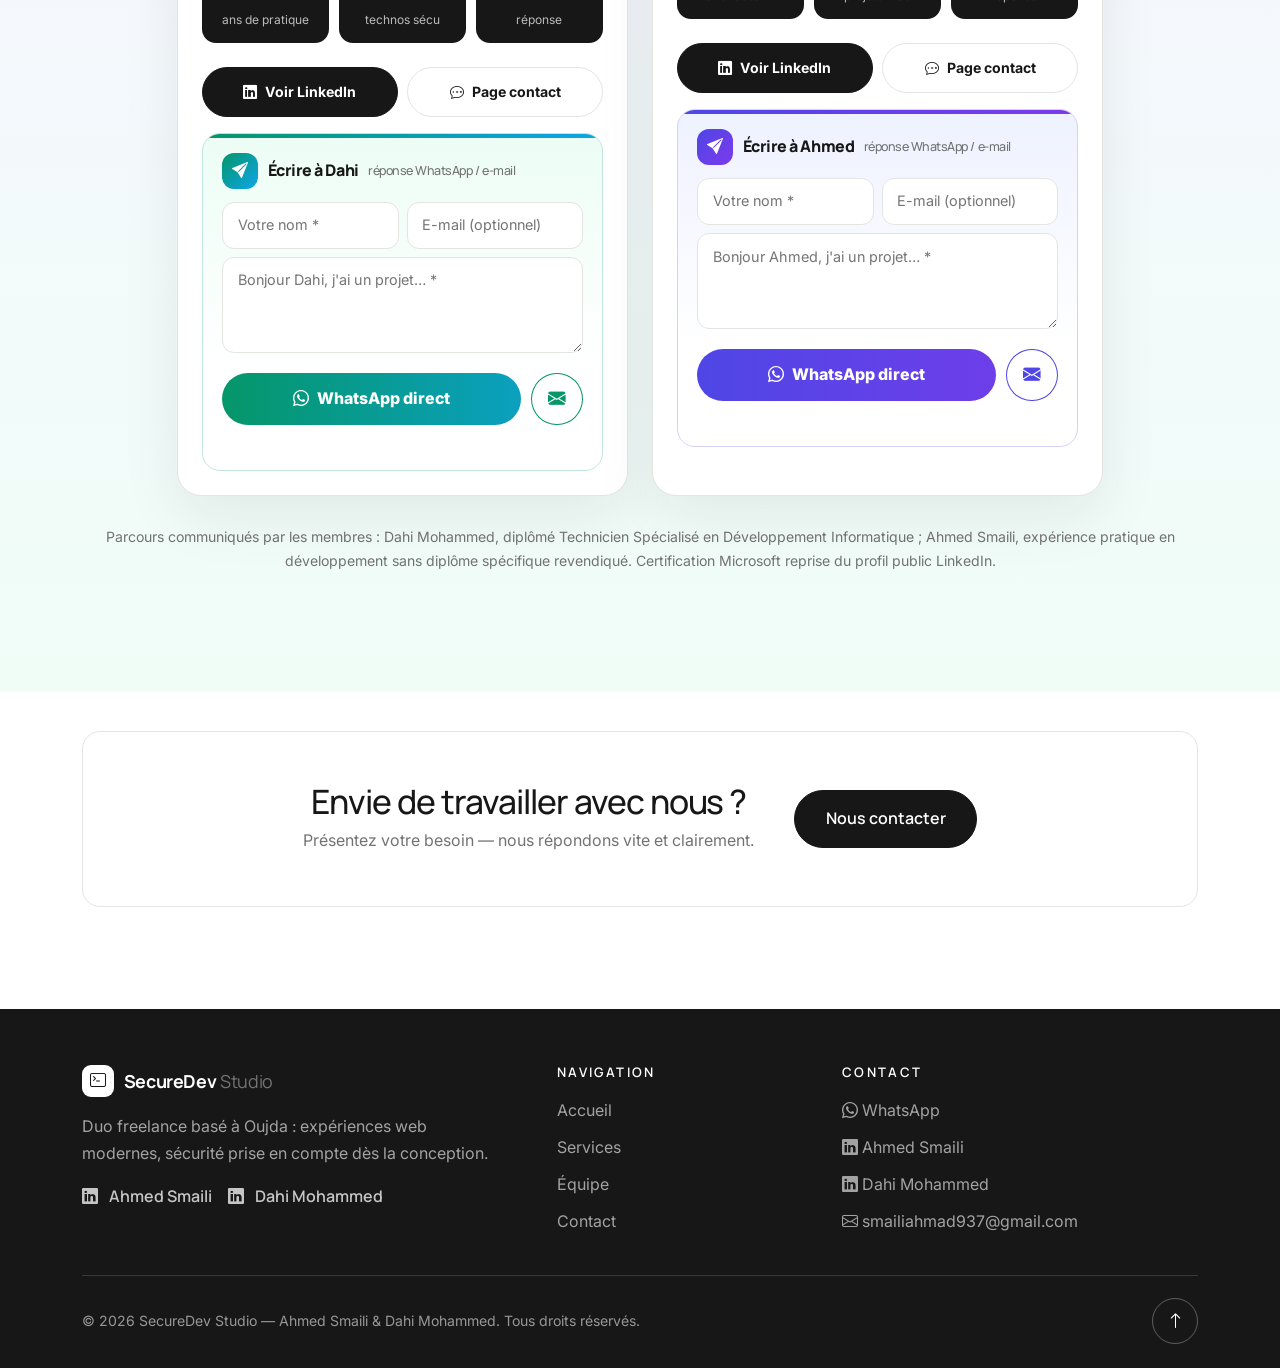
<file: equipe.html>
<!DOCTYPE html>
<html lang="fr">
<head>
  <meta charset="UTF-8" />
  <meta name="viewport" content="width=device-width, initial-scale=1.0" />
  <title>Notre équipe — SecureDev Studio | Ahmed Smaili & Dahi Mohammed</title>
  <meta name="description" content="Rencontrez Ahmed Smaili et Dahi Mohammed : parcours, compétences vérifiées depuis LinkedIn et moyens de les contacter pour votre projet." />
  <meta name="theme-color" content="#FFFFFF" />
  <link rel="preconnect" href="https://fonts.googleapis.com" />
  <link rel="preconnect" href="https://fonts.gstatic.com" crossorigin />
  <link href="https://fonts.googleapis.com/css2?family=Manrope:wght@400;500;600;700&family=Inter:wght@400;500;600&display=swap" rel="stylesheet" />
  <link href="https://cdn.jsdelivr.net/npm/bootstrap@5.3.3/dist/css/bootstrap.min.css" rel="stylesheet" integrity="sha384-QWTKZyjpPEjISv5WaRU9OFeRpok6YctnYmDr5pNlyT2bRjXh0JMhjY6hW+ALEwIH" crossorigin="anonymous" />
  <link href="https://cdn.jsdelivr.net/npm/bootstrap-icons@1.11.3/font/bootstrap-icons.min.css" rel="stylesheet" />
  <link rel="stylesheet" href="css/style.css?v=8" />
  <link rel="icon" type="image/svg+xml" href="data:image/svg+xml,%3Csvg xmlns='http://www.w3.org/2000/svg' viewBox='0 0 32 32'%3E%3Crect width='32' height='32' rx='8' fill='%23171717'/%3E%3Cpath d='M16 6l8 3v6c0 5-3.5 8.5-8 11-4.5-2.5-8-6-8-11V9z' fill='none' stroke='%23FFFFFF' stroke-width='2' stroke-linejoin='round'/%3E%3C/svg%3E" />
</head>
<body data-page="equipe">
  <a class="skip-link" href="#contenu">Aller au contenu principal</a>

  <header>
    <nav id="mainNav" class="navbar navbar-expand-xl navbar-light fixed-top sd-nav" aria-label="Navigation principale">
      <div class="container">
        <a class="navbar-brand sd-logo" href="index.html" aria-label="SecureDev Studio — Accueil">
          <span class="sd-logo-mark" aria-hidden="true"><i class="bi bi-terminal"></i></span>
          <span class="sd-logo-text">SecureDev <strong>Studio</strong></span>
        </a>
        <button class="navbar-toggler sd-toggler" type="button" data-bs-toggle="collapse" data-bs-target="#navMenu"
          aria-controls="navMenu" aria-expanded="false" aria-label="Ouvrir le menu de navigation">
          <span class="navbar-toggler-icon"></span>
        </button>
        <div class="collapse navbar-collapse" id="navMenu">
          <ul class="navbar-nav mx-auto align-items-xl-center">
            <li class="nav-item"><a class="nav-link" data-nav="index" href="index.html">Accueil</a></li>
            <li class="nav-item"><a class="nav-link" data-nav="services" href="services.html">Services</a></li>
            <li class="nav-item"><a class="nav-link" data-nav="equipe" href="equipe.html">Équipe</a></li>
            <li class="nav-item ms-xl-2 mt-2 mt-xl-0">
              <a class="nav-link sd-cta" data-nav="contact" href="contact.html">Contact</a>
            </li>
          </ul>
        </div>
      </div>
    </nav>
  </header>

  <main id="contenu">
    <section class="sd-page-hero team-hero" aria-labelledby="page-title">
      <div class="team-hero-bg" aria-hidden="true"><span class="orb orb-1"></span><span class="orb orb-2"></span><span class="orb orb-3"></span></div>
      <div class="container position-relative">
        <p class="sd-crumbs reveal"><a href="index.html">Accueil</a> <i class="bi bi-chevron-right" aria-hidden="true"></i> <span>Équipe</span></p>
        <p class="sd-section-label reveal">Notre équipe</p>
        <h1 id="page-title" class="sd-page-title reveal">Deux talents, <span class="team-gradient-text">deux expertises</span> complémentaires.</h1>
        <p class="sd-lead reveal">Titres et parcours repris de nos profils LinkedIn publics. Choisissez votre interlocuteur et écrivez-lui <strong>directement</strong> via son formulaire dédié.</p>
        <div class="team-hero-badges reveal">
          <span class="team-pill"><i class="bi bi-geo-alt-fill"></i> Oujda, Maroc</span>
          <span class="team-pill"><i class="bi bi-code-slash"></i> Développement web</span>
          <span class="team-pill team-pill--live"><span class="live-dot"></span> Disponibles en freelance</span>
        </div>
      </div>
    </section>

    <section class="sd-section team-section" aria-label="Membres de l'équipe">
      <div class="container">
        <div class="row g-4 mt-1 justify-content-center align-items-stretch">
          <!-- ============ DAHI MOHAMMED ============ -->
          <div class="col-md-6 col-lg-5 d-flex">
            <article class="team-card team-card--dahi reveal h-100 w-100">
              <div class="team-banner">
                <div class="team-banner-pattern" aria-hidden="true"></div>
                <span class="team-avail"><span class="pulse-dot"></span>Disponible</span>
                <span class="team-focus"><i class="bi bi-code-slash"></i> Développement &amp; sécurité web</span>
                <div class="team-avatar-wrap">
                  <div class="team-avatar" role="img" aria-label="Monogramme de Dahi Mohammed — portrait à ajouter">DM</div>
                  <span class="team-avatar-badge" title="Vérifié LinkedIn"><i class="bi bi-patch-check-fill"></i></span>
                </div>
              </div>
              <div class="team-body">
                <p class="team-loc"><i class="bi bi-geo-alt"></i> Oujda, Maroc</p>
                <h3 class="team-name">Dahi Mohammed</h3>
                <p class="team-role team-role--dahi"><i class="bi bi-mortarboard"></i> Diplômé Technicien Spécialisé · Développement Informatique</p>
                <p class="team-desc">Diplômé Technicien Spécialisé en Développement Informatique, orienté développement web : création d'interfaces avec HTML, CSS, JavaScript et Bootstrap, code organisé et bonnes pratiques de sécurité prises en compte dès la conception.</p>

                <h4 class="team-sec-title"><i class="bi bi-stars"></i> Compétences</h4>
                <div class="skill" data-level="90"><div class="skill-top"><span><i class="bi bi-filetype-html"></i> Création web HTML / CSS</span><b>90%</b></div><div class="skill-bar"><span></span></div></div>
                <div class="skill" data-level="85"><div class="skill-top"><span><i class="bi bi-filetype-js"></i> JavaScript &amp; Bootstrap</span><b>85%</b></div><div class="skill-bar"><span></span></div></div>
                <div class="skill" data-level="86"><div class="skill-top"><span><i class="bi bi-phone"></i> Sites responsives</span><b>86%</b></div><div class="skill-bar"><span></span></div></div>
                <div class="skill" data-level="80"><div class="skill-top"><span><i class="bi bi-shield-check"></i> Bonnes pratiques de sécurité</span><b>80%</b></div><div class="skill-bar"><span></span></div></div>

                <h4 class="team-sec-title"><i class="bi bi-mortarboard"></i> Formation</h4>
                <ul class="team-edu">
                  <li><i class="bi bi-mortarboard-fill"></i> Diplômé Technicien Spécialisé en Développement Informatique</li>
                  <li><i class="bi bi-award-fill"></i> Introduction to Cybersecurity · Microsoft <em>(profil public)</em></li>
                </ul>

                <div class="team-stats">
                  <div><strong>2+</strong><small>ans de pratique</small></div>
                  <div><strong>5+</strong><small>technos sécu</small></div>
                  <div><strong>24h</strong><small>réponse</small></div>
                </div>

                <div class="team-actions">
                  <a class="team-btn team-btn--dark" data-linkedin="dahi" href="https://www.linkedin.com/in/dahi-mohammed-567b962b5/" target="_blank" rel="noopener noreferrer"><i class="bi bi-linkedin me-2" aria-hidden="true"></i>Voir LinkedIn</a>
                  <a class="team-btn team-btn--ghost" href="contact.html" data-contact-name="Dahi Mohammed"><i class="bi bi-chat-dots me-2"></i>Page contact</a>
                </div>

                <form class="team-form team-form--dahi" data-member="Dahi Mohammed" novalidate aria-label="Contacter Dahi Mohammed">
                  <h4 class="team-form-title"><span class="team-form-ico"><i class="bi bi-send-fill"></i></span> Écrire à Dahi <small>réponse WhatsApp / e-mail</small></h4>
                  <div class="row g-2">
                    <div class="col-6">
                      <label class="visually-hidden" for="dahiName">Votre nom</label>
                      <input id="dahiName" name="name" type="text" required placeholder="Votre nom *" autocomplete="name" />
                    </div>
                    <div class="col-6">
                      <label class="visually-hidden" for="dahiEmail">Votre e-mail</label>
                      <input id="dahiEmail" name="email" type="email" placeholder="E-mail (optionnel)" autocomplete="email" />
                    </div>
                  </div>
                  <label class="visually-hidden" for="dahiMsg">Message</label>
                  <textarea id="dahiMsg" name="message" rows="3" required placeholder="Bonjour Dahi, j'ai un projet… *"></textarea>
                  <div class="team-form-btns">
                    <button type="submit" class="team-send team-send--dahi"><i class="bi bi-whatsapp me-2"></i>WhatsApp direct</button>
                    <button type="button" class="team-mailbtn" data-team-mail aria-label="Envoyer via Gmail"><i class="bi bi-envelope-fill"></i></button>
                  </div>
                  <p class="team-status" role="status" aria-live="polite"></p>
                </form>
              </div>
            </article>
          </div>
          <!-- ============ AHMED SMAILI ============ -->
          <div class="col-md-6 col-lg-5 d-flex">
            <article class="team-card team-card--ahmed reveal h-100 w-100">
              <div class="team-banner">
                <div class="team-banner-pattern" aria-hidden="true"></div>
                <span class="team-avail"><span class="pulse-dot"></span>Disponible</span>
                <span class="team-focus"><i class="bi bi-code-slash"></i> Développement web</span>
                <div class="team-avatar-wrap">
                  <div class="team-avatar" role="img" aria-label="Monogramme d'Ahmed Smaili — portrait à ajouter">AS</div>
                  <span class="team-avatar-badge" title="Vérifié LinkedIn"><i class="bi bi-patch-check-fill"></i></span>
                </div>
              </div>
              <div class="team-body">
                <p class="team-loc"><i class="bi bi-geo-alt"></i> Oujda, Maroc</p>
                <h3 class="team-name">Ahmed Smaili</h3>
                <p class="team-role team-role--ahmed"><i class="bi bi-briefcase"></i> Développement web · Expérience pratique (sans diplôme)</p>
                <p class="team-desc">Expérience pratique en développement informatique, sans diplôme spécifique revendiqué : création d'interfaces avec HTML, CSS, JavaScript et Bootstrap, adaptation responsive et maintenance du code, avec de bonnes pratiques de sécurité dès la conception.</p>

                <h4 class="team-sec-title"><i class="bi bi-stars"></i> Compétences</h4>
                <div class="skill" data-level="92"><div class="skill-top"><span><i class="bi bi-filetype-html"></i> Création web HTML / CSS</span><b>92%</b></div><div class="skill-bar"><span></span></div></div>
                <div class="skill" data-level="88"><div class="skill-top"><span><i class="bi bi-filetype-js"></i> JavaScript &amp; Bootstrap</span><b>88%</b></div><div class="skill-bar"><span></span></div></div>
                <div class="skill" data-level="86"><div class="skill-top"><span><i class="bi bi-phone"></i> Sites responsives</span><b>86%</b></div><div class="skill-bar"><span></span></div></div>
                <div class="skill" data-level="82"><div class="skill-top"><span><i class="bi bi-shield-check"></i> Bonnes pratiques de sécurité</span><b>82%</b></div><div class="skill-bar"><span></span></div></div>

                <h4 class="team-sec-title"><i class="bi bi-mortarboard"></i> Formation</h4>
                <ul class="team-edu">
                  <li><i class="bi bi-briefcase-fill"></i> Expérience pratique en développement web <em>(sans diplôme spécifique revendiqué)</em></li>
                  <li><i class="bi bi-code-square"></i> Bonnes pratiques de sécurité web <em>(pratique)</em></li>
                </ul>

                <div class="team-stats">
                  <div><strong>3+</strong><small>ans réseaux</small></div>
                  <div><strong>10+</strong><small>projets web</small></div>
                  <div><strong>24h</strong><small>réponse</small></div>
                </div>

                <div class="team-actions">
                  <a class="team-btn team-btn--dark" data-linkedin="ahmed" href="https://www.linkedin.com/in/ahmed-smaili-bb48883aa/" target="_blank" rel="noopener noreferrer"><i class="bi bi-linkedin me-2" aria-hidden="true"></i>Voir LinkedIn</a>
                  <a class="team-btn team-btn--ghost" href="contact.html" data-contact-name="Ahmed Smaili"><i class="bi bi-chat-dots me-2"></i>Page contact</a>
                </div>

                <form class="team-form team-form--ahmed" data-member="Ahmed Smaili" novalidate aria-label="Contacter Ahmed Smaili">
                  <h4 class="team-form-title"><span class="team-form-ico"><i class="bi bi-send-fill"></i></span> Écrire à Ahmed <small>réponse WhatsApp / e-mail</small></h4>
                  <div class="row g-2">
                    <div class="col-6">
                      <label class="visually-hidden" for="ahmedName">Votre nom</label>
                      <input id="ahmedName" name="name" type="text" required placeholder="Votre nom *" autocomplete="name" />
                    </div>
                    <div class="col-6">
                      <label class="visually-hidden" for="ahmedEmail">Votre e-mail</label>
                      <input id="ahmedEmail" name="email" type="email" placeholder="E-mail (optionnel)" autocomplete="email" />
                    </div>
                  </div>
                  <label class="visually-hidden" for="ahmedMsg">Message</label>
                  <textarea id="ahmedMsg" name="message" rows="3" required placeholder="Bonjour Ahmed, j'ai un projet… *"></textarea>
                  <div class="team-form-btns">
                    <button type="submit" class="team-send team-send--ahmed"><i class="bi bi-whatsapp me-2"></i>WhatsApp direct</button>
                    <button type="button" class="team-mailbtn" data-team-mail aria-label="Envoyer via Gmail"><i class="bi bi-envelope-fill"></i></button>
                  </div>
                  <p class="team-status" role="status" aria-live="polite"></p>
                </form>
              </div>
            </article>
          </div>
        </div>
        <p class="sd-placeholder-note reveal">Parcours communiqués par les membres : Dahi Mohammed, diplômé Technicien Spécialisé en Développement Informatique ; Ahmed Smaili, expérience pratique en développement sans diplôme spécifique revendiqué. Certification Microsoft reprise du profil public LinkedIn.</p>
      </div>
    </section>

    <section class="sd-band" aria-label="Appel à l'action">
      <div class="container">
        <div class="sd-band-box reveal">
          <div>
            <h2>Envie de travailler avec nous ?</h2>
            <p>Présentez votre besoin — nous répondons vite et clairement.</p>
          </div>
          <a href="contact.html" class="btn-ink">Nous contacter</a>
        </div>
      </div>
    </section>
  </main>

  <footer class="sd-footer">
    <div class="container">
      <div class="row g-4">
        <div class="col-md-5">
          <a class="sd-logo" href="index.html" aria-label="SecureDev Studio — retour à l'accueil">
            <span class="sd-logo-mark" aria-hidden="true"><i class="bi bi-terminal"></i></span>
            <span class="sd-logo-text">SecureDev <strong>Studio</strong></span>
          </a>
          <p class="sd-footer-desc">Duo freelance basé à Oujda : expériences web modernes, sécurité prise en compte dès la conception.</p>
          <div class="d-flex flex-wrap gap-3">
            <a class="sd-link" data-linkedin="ahmed" href="https://www.linkedin.com/in/ahmed-smaili-bb48883aa/" target="_blank" rel="noopener noreferrer"><i class="bi bi-linkedin me-1" aria-hidden="true"></i>Ahmed Smaili</a>
            <a class="sd-link" data-linkedin="dahi" href="https://www.linkedin.com/in/dahi-mohammed-567b962b5/" target="_blank" rel="noopener noreferrer"><i class="bi bi-linkedin me-1" aria-hidden="true"></i>Dahi Mohammed</a>
          </div>
        </div>
        <div class="col-6 col-md-3">
          <h3 class="sd-footer-title">Navigation</h3>
          <ul class="sd-footer-links">
            <li><a href="index.html">Accueil</a></li>
            <li><a href="services.html">Services</a></li>
            <li><a href="equipe.html">Équipe</a></li>
            <li><a href="contact.html">Contact</a></li>
          </ul>
        </div>
        <div class="col-6 col-md-4">
          <h3 class="sd-footer-title">Contact</h3>
          <ul class="sd-footer-links">
            <li><a data-whatsapp href="https://wa.me/212721903461" target="_blank" rel="noopener noreferrer"><i class="bi bi-whatsapp me-1" aria-hidden="true"></i>WhatsApp</a></li>
            <li><a data-linkedin="ahmed" href="https://www.linkedin.com/in/ahmed-smaili-bb48883aa/" target="_blank" rel="noopener noreferrer"><i class="bi bi-linkedin me-1" aria-hidden="true"></i>Ahmed Smaili</a></li>
            <li><a data-linkedin="dahi" href="https://www.linkedin.com/in/dahi-mohammed-567b962b5/" target="_blank" rel="noopener noreferrer"><i class="bi bi-linkedin me-1" aria-hidden="true"></i>Dahi Mohammed</a></li>
            <li><a data-email-link href="mailto:smailiahmad937@gmail.com"><i class="bi bi-envelope me-1" aria-hidden="true"></i><span data-email-text>smailiahmad937@gmail.com</span></a></li>
          </ul>
        </div>
      </div>
      <div class="sd-footer-bottom">
        <p>© <span id="year">2026</span> SecureDev Studio — Ahmed Smaili &amp; Dahi Mohammed. Tous droits réservés.</p>
        <button id="backToTop" class="sd-top" type="button" aria-label="Retour en haut de page"><i class="bi bi-arrow-up" aria-hidden="true"></i></button>
      </div>
    </div>
  </footer>

  <a class="sd-wa-float" data-whatsapp href="https://wa.me/212721903461" target="_blank" rel="noopener noreferrer" aria-label="Discuter sur WhatsApp">
    <i class="bi bi-whatsapp" aria-hidden="true"></i>
  </a>

  <script src="https://cdn.jsdelivr.net/npm/bootstrap@5.3.3/dist/js/bootstrap.bundle.min.js" integrity="sha384-YvpcrYf0tY3lHB60NNkmXc5s9fDVZLESaAA55NDzOxhy9GkcIdslK1eN7N6jIeHz" crossorigin="anonymous"></script>
  <script src="js/main.js?v=8"></script>
</body>
</html>
</file>
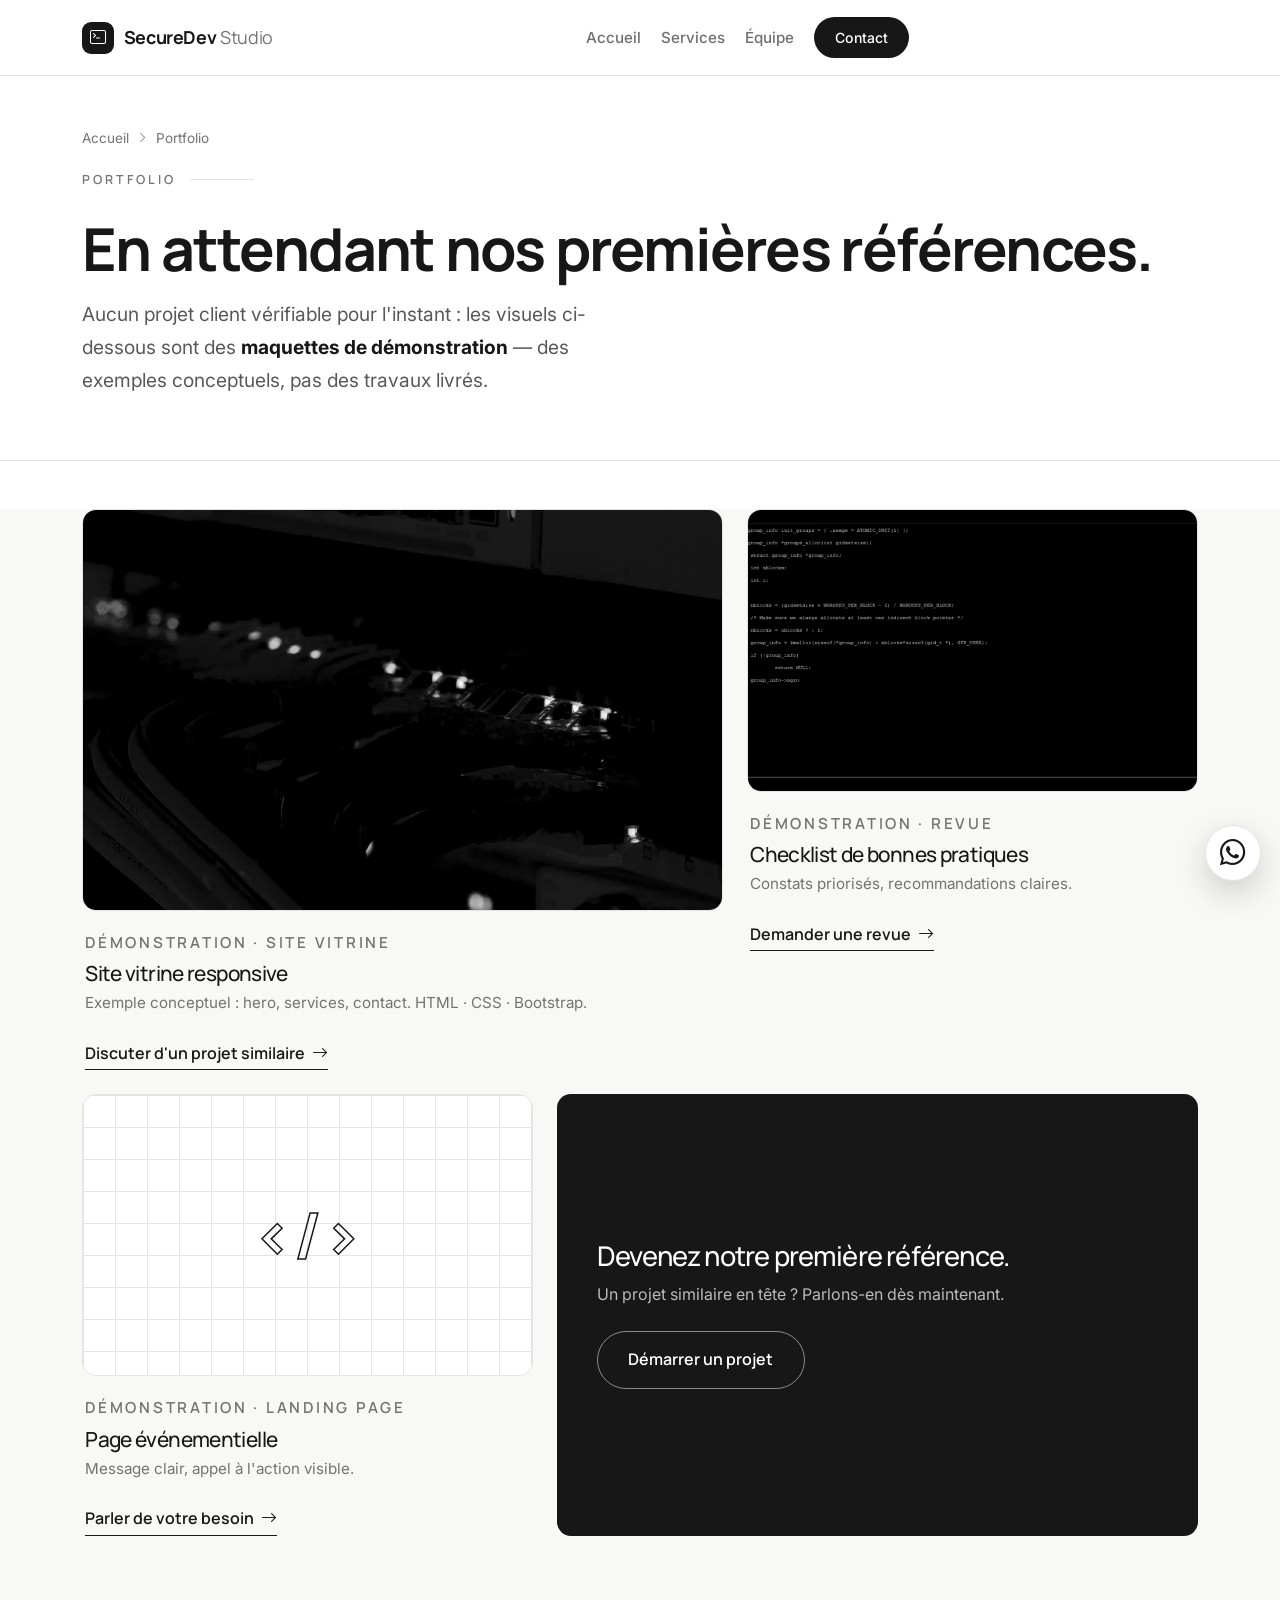
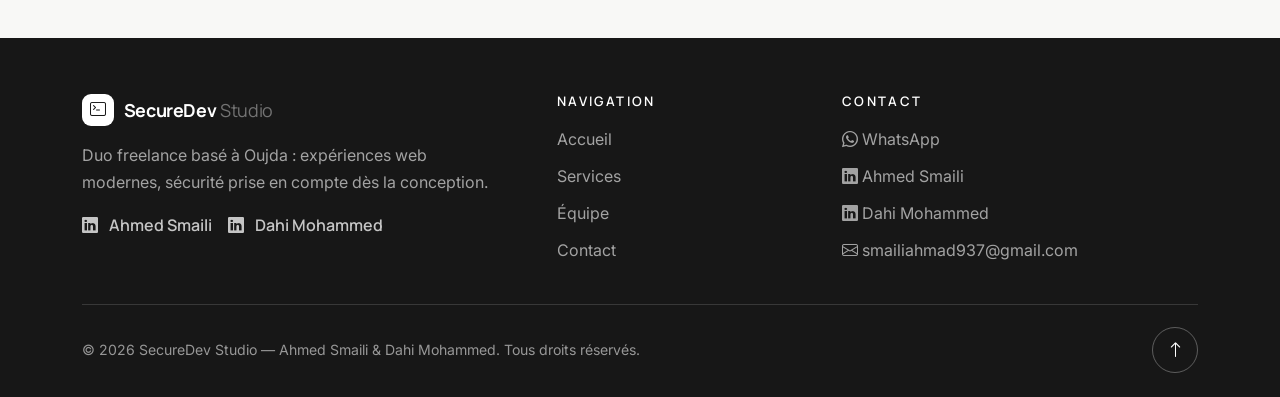
<file: portfolio.html>
<!DOCTYPE html>
<html lang="fr">
<head>
  <meta charset="UTF-8" />
  <meta name="viewport" content="width=device-width, initial-scale=1.0" />
  <title>Portfolio — SecureDev Studio | Exemples de réalisations</title>
  <meta name="description" content="Portfolio SecureDev Studio : exemples conceptuels de site vitrine, checklist de bonnes pratiques et landing page. Projets clients réels à venir." />
  <meta name="theme-color" content="#FFFFFF" />
  <link rel="preconnect" href="https://fonts.googleapis.com" />
  <link rel="preconnect" href="https://fonts.gstatic.com" crossorigin />
  <link href="https://fonts.googleapis.com/css2?family=Manrope:wght@400;500;600;700&family=Inter:wght@400;500;600&display=swap" rel="stylesheet" />
  <link href="https://cdn.jsdelivr.net/npm/bootstrap@5.3.3/dist/css/bootstrap.min.css" rel="stylesheet" integrity="sha384-QWTKZyjpPEjISv5WaRU9OFeRpok6YctnYmDr5pNlyT2bRjXh0JMhjY6hW+ALEwIH" crossorigin="anonymous" />
  <link href="https://cdn.jsdelivr.net/npm/bootstrap-icons@1.11.3/font/bootstrap-icons.min.css" rel="stylesheet" />
  <link rel="stylesheet" href="css/style.css?v=6" />
  <link rel="icon" type="image/svg+xml" href="data:image/svg+xml,%3Csvg xmlns='http://www.w3.org/2000/svg' viewBox='0 0 32 32'%3E%3Crect width='32' height='32' rx='8' fill='%23171717'/%3E%3Cpath d='M16 6l8 3v6c0 5-3.5 8.5-8 11-4.5-2.5-8-6-8-11V9z' fill='none' stroke='%23FFFFFF' stroke-width='2' stroke-linejoin='round'/%3E%3C/svg%3E" />
</head>
<body data-page="portfolio">
  <a class="skip-link" href="#contenu">Aller au contenu principal</a>

  <header>
    <nav id="mainNav" class="navbar navbar-expand-xl navbar-light fixed-top sd-nav" aria-label="Navigation principale">
      <div class="container">
        <a class="navbar-brand sd-logo" href="index.html" aria-label="SecureDev Studio — Accueil">
          <span class="sd-logo-mark" aria-hidden="true"><i class="bi bi-terminal"></i></span>
          <span class="sd-logo-text">SecureDev <strong>Studio</strong></span>
        </a>
        <button class="navbar-toggler sd-toggler" type="button" data-bs-toggle="collapse" data-bs-target="#navMenu"
          aria-controls="navMenu" aria-expanded="false" aria-label="Ouvrir le menu de navigation">
          <span class="navbar-toggler-icon"></span>
        </button>
        <div class="collapse navbar-collapse" id="navMenu">
          <ul class="navbar-nav mx-auto align-items-xl-center">
            <li class="nav-item"><a class="nav-link" data-nav="index" href="index.html">Accueil</a></li>
            <li class="nav-item"><a class="nav-link" data-nav="services" href="services.html">Services</a></li>
            <li class="nav-item"><a class="nav-link" data-nav="equipe" href="equipe.html">Équipe</a></li>
            <li class="nav-item ms-xl-2 mt-2 mt-xl-0">
              <a class="nav-link sd-cta" data-nav="contact" href="contact.html">Contact</a>
            </li>
          </ul>
        </div>
      </div>
    </nav>
  </header>

  <main id="contenu">
    <section class="sd-page-hero" aria-labelledby="page-title">
      <div class="container">
        <p class="sd-crumbs reveal"><a href="index.html">Accueil</a> <i class="bi bi-chevron-right" aria-hidden="true"></i> <span>Portfolio</span></p>
        <p class="sd-section-label reveal">Portfolio</p>
        <h1 id="page-title" class="sd-page-title reveal">En attendant nos premières références.</h1>
        <p class="sd-lead reveal">Aucun projet client vérifiable pour l'instant : les visuels ci-dessous sont des <strong>maquettes de démonstration</strong> — des exemples conceptuels, pas des travaux livrés.</p>
      </div>
    </section>

    <section class="sd-section sd-section--cream" aria-label="Projets de démonstration" style="padding-top:0">
      <div class="container">
        <div class="sd-works">
          <article class="sd-work sd-work--a reveal">
            <figure class="sd-work-figure">
              <img src="assets/images/cables-mono.jpg" alt="Baie réseau en noir et blanc — maquette de démonstration" loading="lazy" />
            </figure>
            <div class="sd-work-body">
              <p class="sd-card-tag">Démonstration · Site vitrine</p>
              <h3>Site vitrine responsive</h3>
              <p>Exemple conceptuel : hero, services, contact. HTML · CSS · Bootstrap.</p>
              <a href="contact.html" class="sd-link" data-service="Site vitrine">Discuter d'un projet similaire <i class="bi bi-arrow-right" aria-hidden="true"></i></a>
            </div>
          </article>
          <article class="sd-work sd-work--b reveal">
            <figure class="sd-work-figure">
              <img src="assets/images/code-mono.jpg" alt="Code source en noir et blanc — maquette de démonstration" loading="lazy" />
            </figure>
            <div class="sd-work-body">
              <p class="sd-card-tag">Démonstration · Revue</p>
              <h3>Checklist de bonnes pratiques</h3>
              <p>Constats priorisés, recommandations claires.</p>
              <a href="contact.html" class="sd-link" data-service="Revue de bonnes pratiques">Demander une revue <i class="bi bi-arrow-right" aria-hidden="true"></i></a>
            </div>
          </article>
          <article class="sd-work sd-work--c reveal">
            <figure class="sd-work-figure sd-work-figure--css" role="img" aria-label="Composition abstraite — maquette de démonstration">
              <span aria-hidden="true">&lt;/&gt;</span>
            </figure>
            <div class="sd-work-body">
              <p class="sd-card-tag">Démonstration · Landing page</p>
              <h3>Page événementielle</h3>
              <p>Message clair, appel à l'action visible.</p>
              <a href="contact.html" class="sd-link" data-service="Landing page">Parler de votre besoin <i class="bi bi-arrow-right" aria-hidden="true"></i></a>
            </div>
          </article>
          <div class="sd-work--cta reveal">
            <div class="sd-work-cta">
              <h3>Devenez notre première référence.</h3>
              <p>Un projet similaire en tête ? Parlons-en dès maintenant.</p>
              <a href="contact.html" class="btn-outline">Démarrer un projet</a>
            </div>
          </div>
        </div>
      </div>
    </section>
  </main>

  <footer class="sd-footer">
    <div class="container">
      <div class="row g-4">
        <div class="col-md-5">
          <a class="sd-logo" href="index.html" aria-label="SecureDev Studio — retour à l'accueil">
            <span class="sd-logo-mark" aria-hidden="true"><i class="bi bi-terminal"></i></span>
            <span class="sd-logo-text">SecureDev <strong>Studio</strong></span>
          </a>
          <p class="sd-footer-desc">Duo freelance basé à Oujda : expériences web modernes, sécurité prise en compte dès la conception.</p>
          <div class="d-flex flex-wrap gap-3">
            <a class="sd-link" data-linkedin="ahmed" href="https://www.linkedin.com/in/ahmed-smaili-bb48883aa/" target="_blank" rel="noopener noreferrer"><i class="bi bi-linkedin me-1" aria-hidden="true"></i>Ahmed Smaili</a>
            <a class="sd-link" data-linkedin="dahi" href="https://www.linkedin.com/in/dahi-mohammed-567b962b5/" target="_blank" rel="noopener noreferrer"><i class="bi bi-linkedin me-1" aria-hidden="true"></i>Dahi Mohammed</a>
          </div>
        </div>
        <div class="col-6 col-md-3">
          <h3 class="sd-footer-title">Navigation</h3>
          <ul class="sd-footer-links">
            <li><a href="index.html">Accueil</a></li>
            <li><a href="services.html">Services</a></li>
            <li><a href="equipe.html">Équipe</a></li>
            <li><a href="contact.html">Contact</a></li>
          </ul>
        </div>
        <div class="col-6 col-md-4">
          <h3 class="sd-footer-title">Contact</h3>
          <ul class="sd-footer-links">
            <li><a data-whatsapp href="https://wa.me/212721903461" target="_blank" rel="noopener noreferrer"><i class="bi bi-whatsapp me-1" aria-hidden="true"></i>WhatsApp</a></li>
            <li><a data-linkedin="ahmed" href="https://www.linkedin.com/in/ahmed-smaili-bb48883aa/" target="_blank" rel="noopener noreferrer"><i class="bi bi-linkedin me-1" aria-hidden="true"></i>Ahmed Smaili</a></li>
            <li><a data-linkedin="dahi" href="https://www.linkedin.com/in/dahi-mohammed-567b962b5/" target="_blank" rel="noopener noreferrer"><i class="bi bi-linkedin me-1" aria-hidden="true"></i>Dahi Mohammed</a></li>
            <li><a data-email-link href="mailto:smailiahmad937@gmail.com"><i class="bi bi-envelope me-1" aria-hidden="true"></i><span data-email-text>smailiahmad937@gmail.com</span></a></li>
          </ul>
        </div>
      </div>
      <div class="sd-footer-bottom">
        <p>© <span id="year">2026</span> SecureDev Studio — Ahmed Smaili &amp; Dahi Mohammed. Tous droits réservés.</p>
        <button id="backToTop" class="sd-top" type="button" aria-label="Retour en haut de page"><i class="bi bi-arrow-up" aria-hidden="true"></i></button>
      </div>
    </div>
  </footer>

  <a class="sd-wa-float" data-whatsapp href="https://wa.me/212721903461" target="_blank" rel="noopener noreferrer" aria-label="Discuter sur WhatsApp">
    <i class="bi bi-whatsapp" aria-hidden="true"></i>
  </a>

  <script src="https://cdn.jsdelivr.net/npm/bootstrap@5.3.3/dist/js/bootstrap.bundle.min.js" integrity="sha384-YvpcrYf0tY3lHB60NNkmXc5s9fDVZLESaAA55NDzOxhy9GkcIdslK1eN7N6jIeHz" crossorigin="anonymous"></script>
  <script src="js/main.js?v=6"></script>
</body>
</html>
</file>
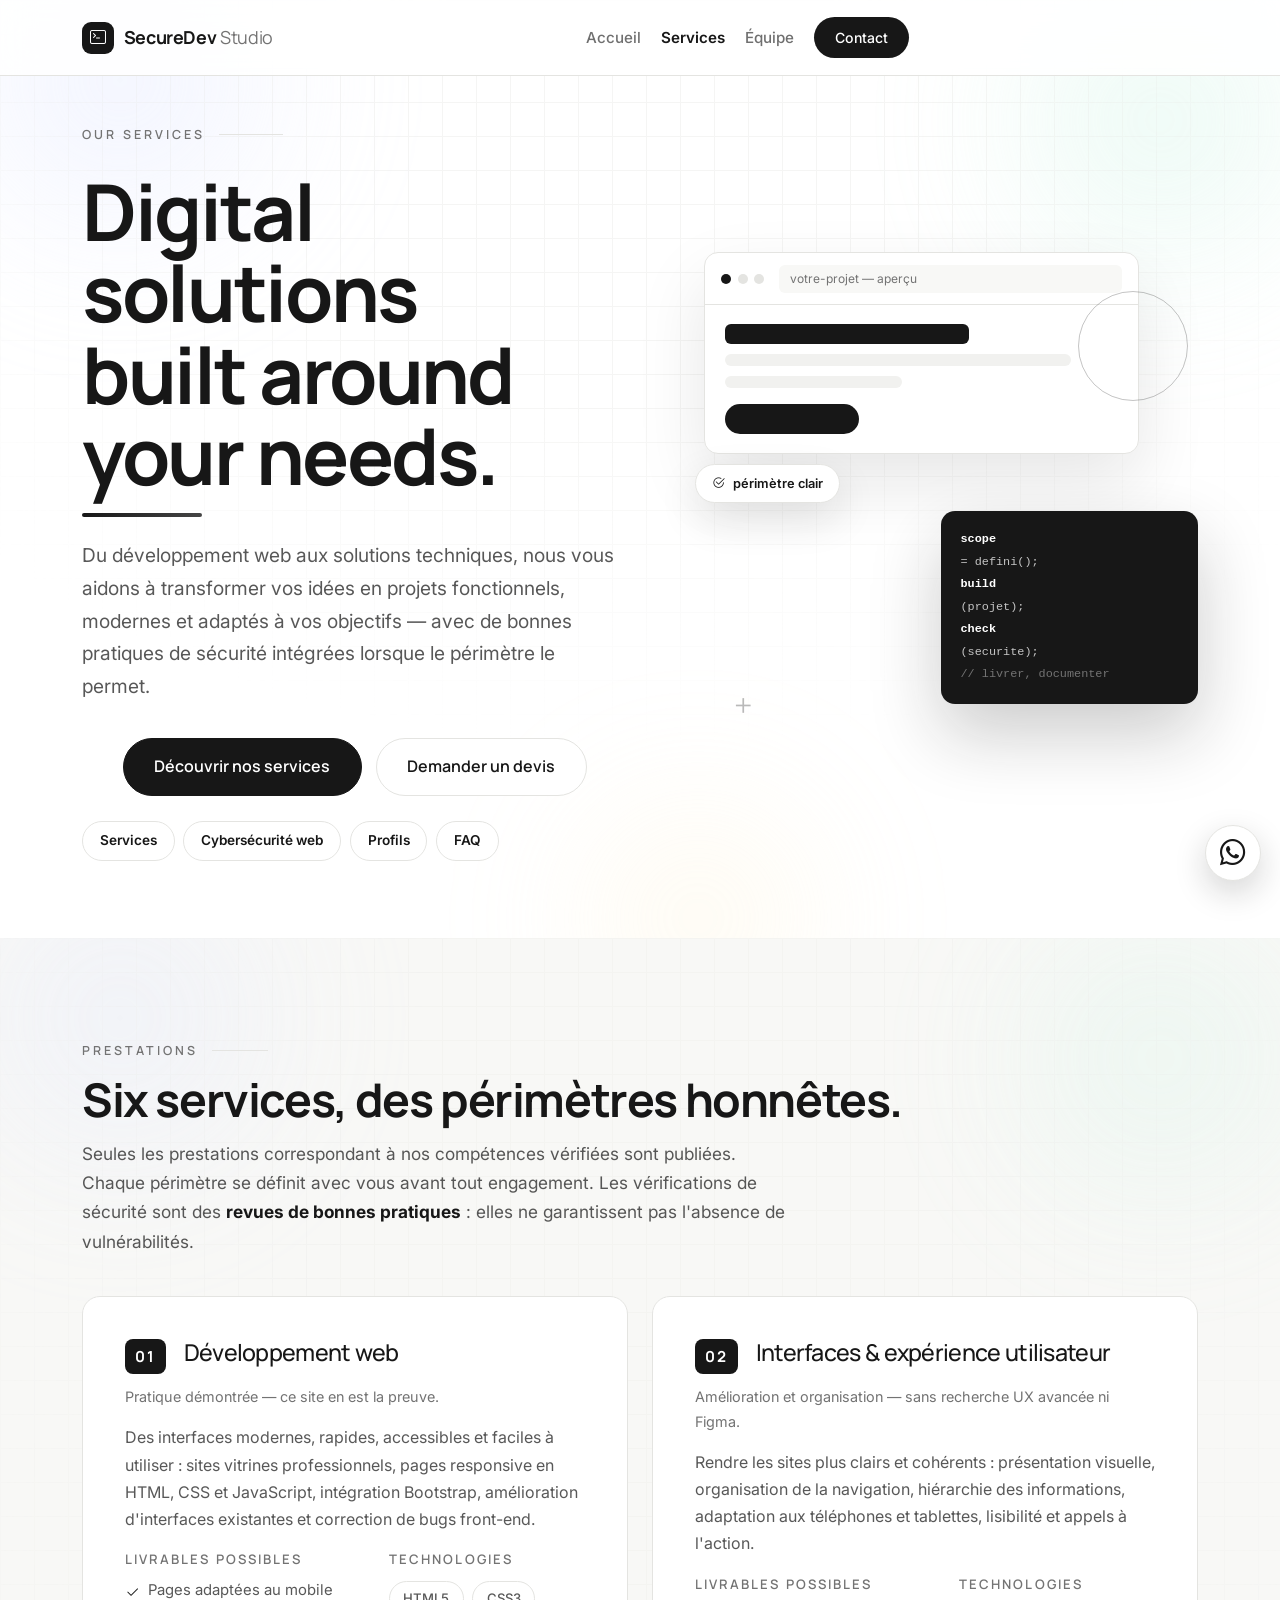
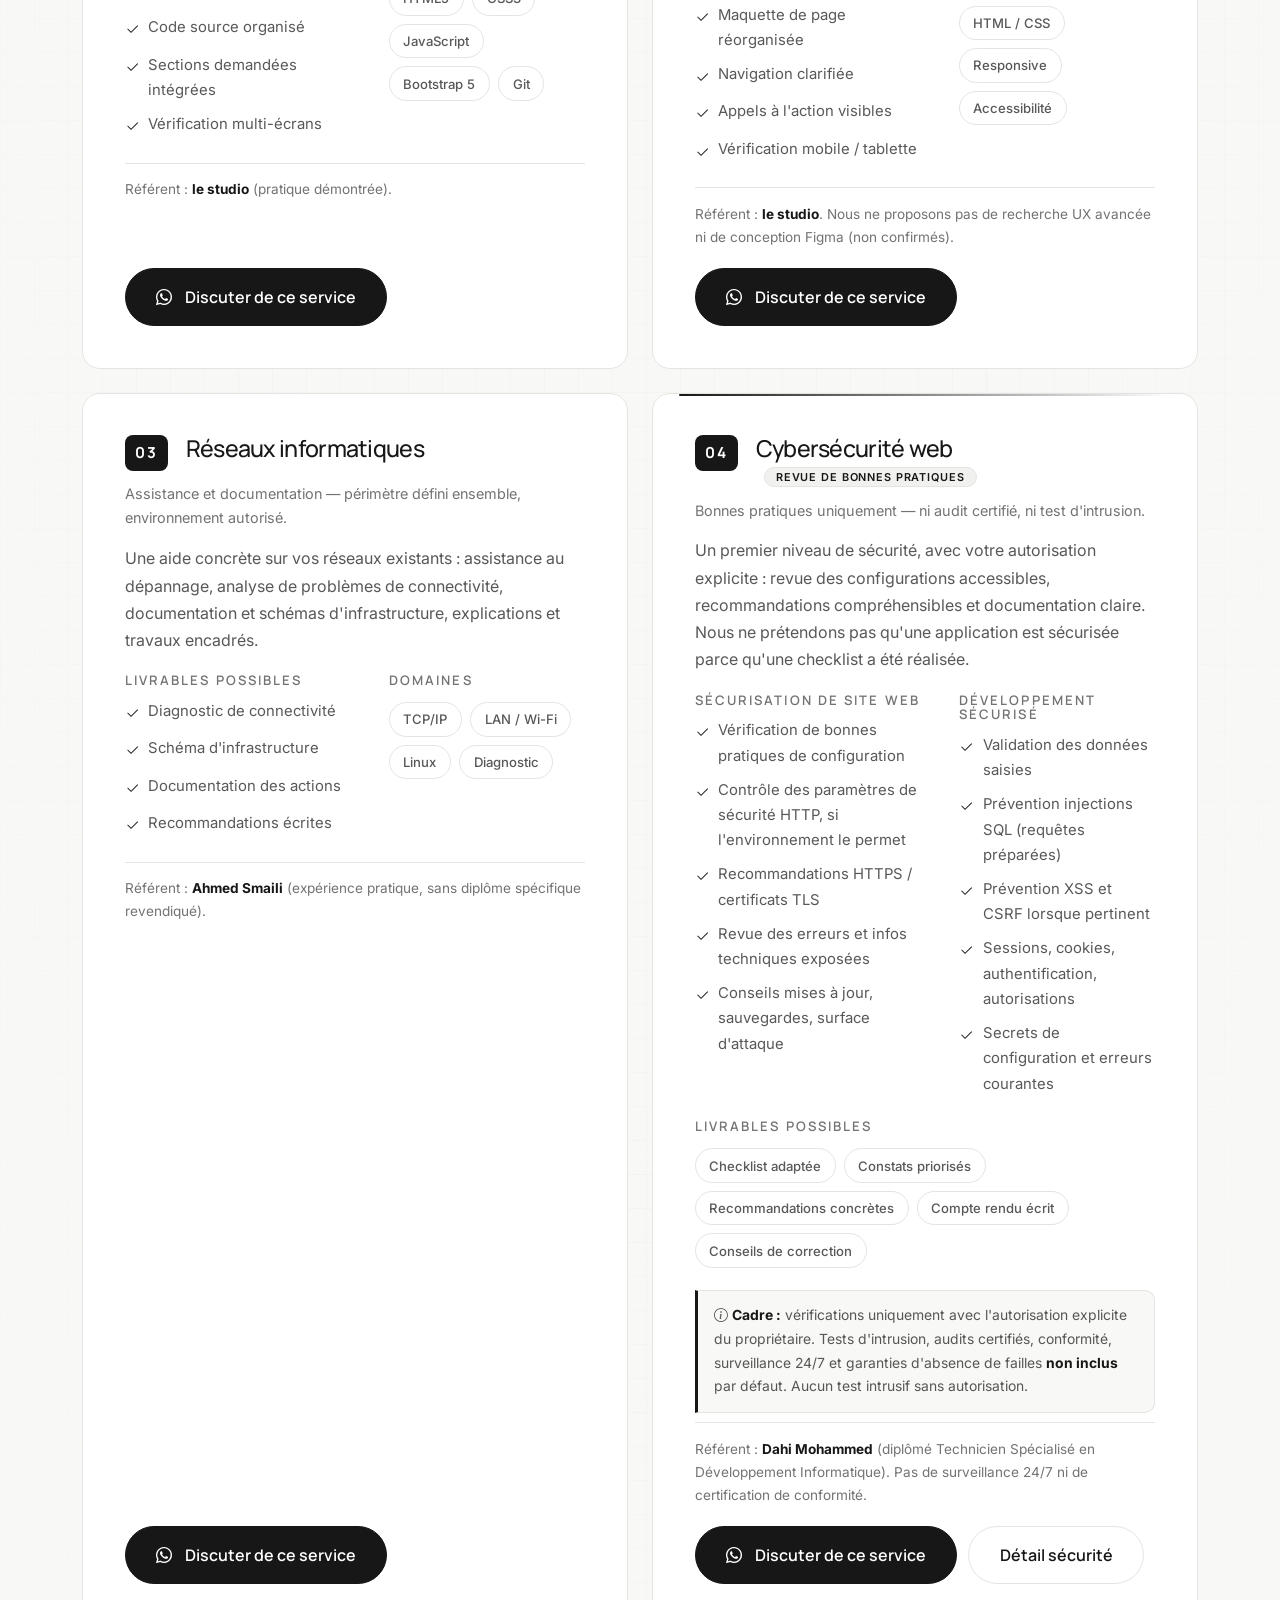
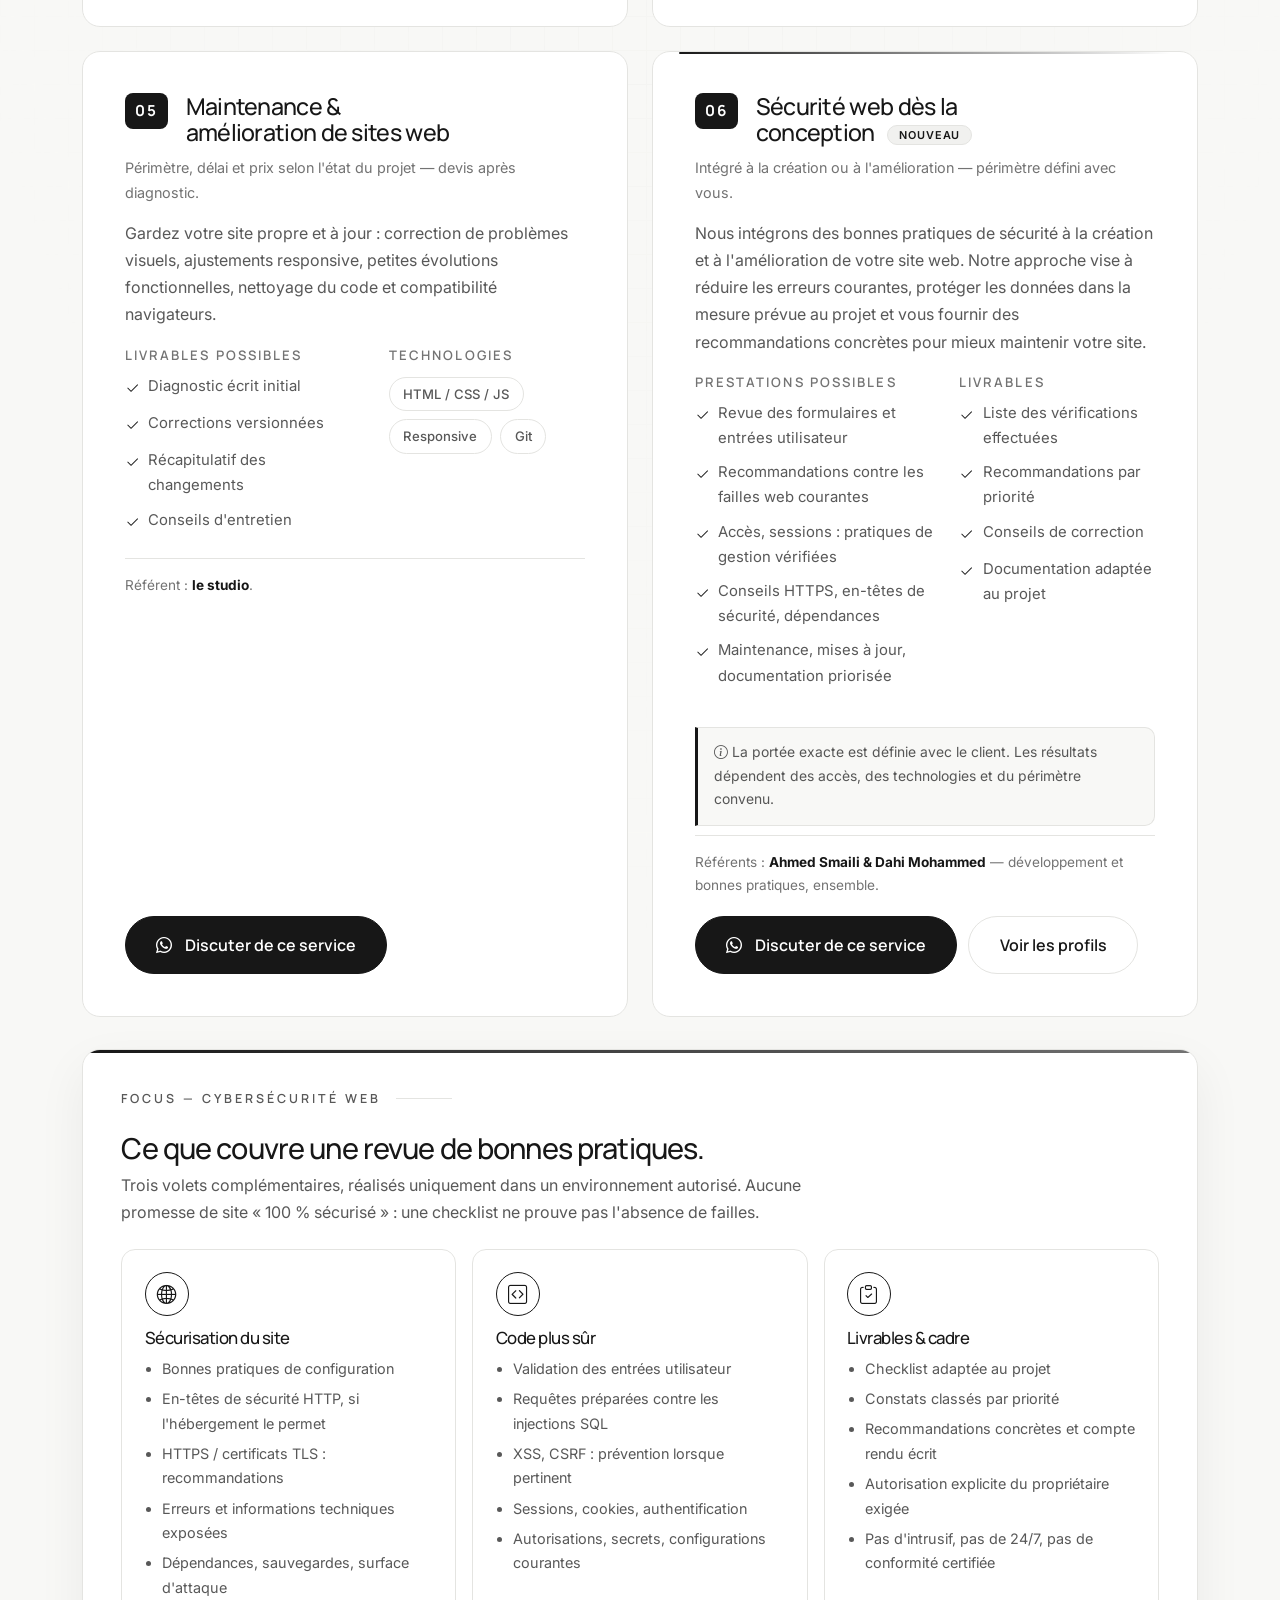
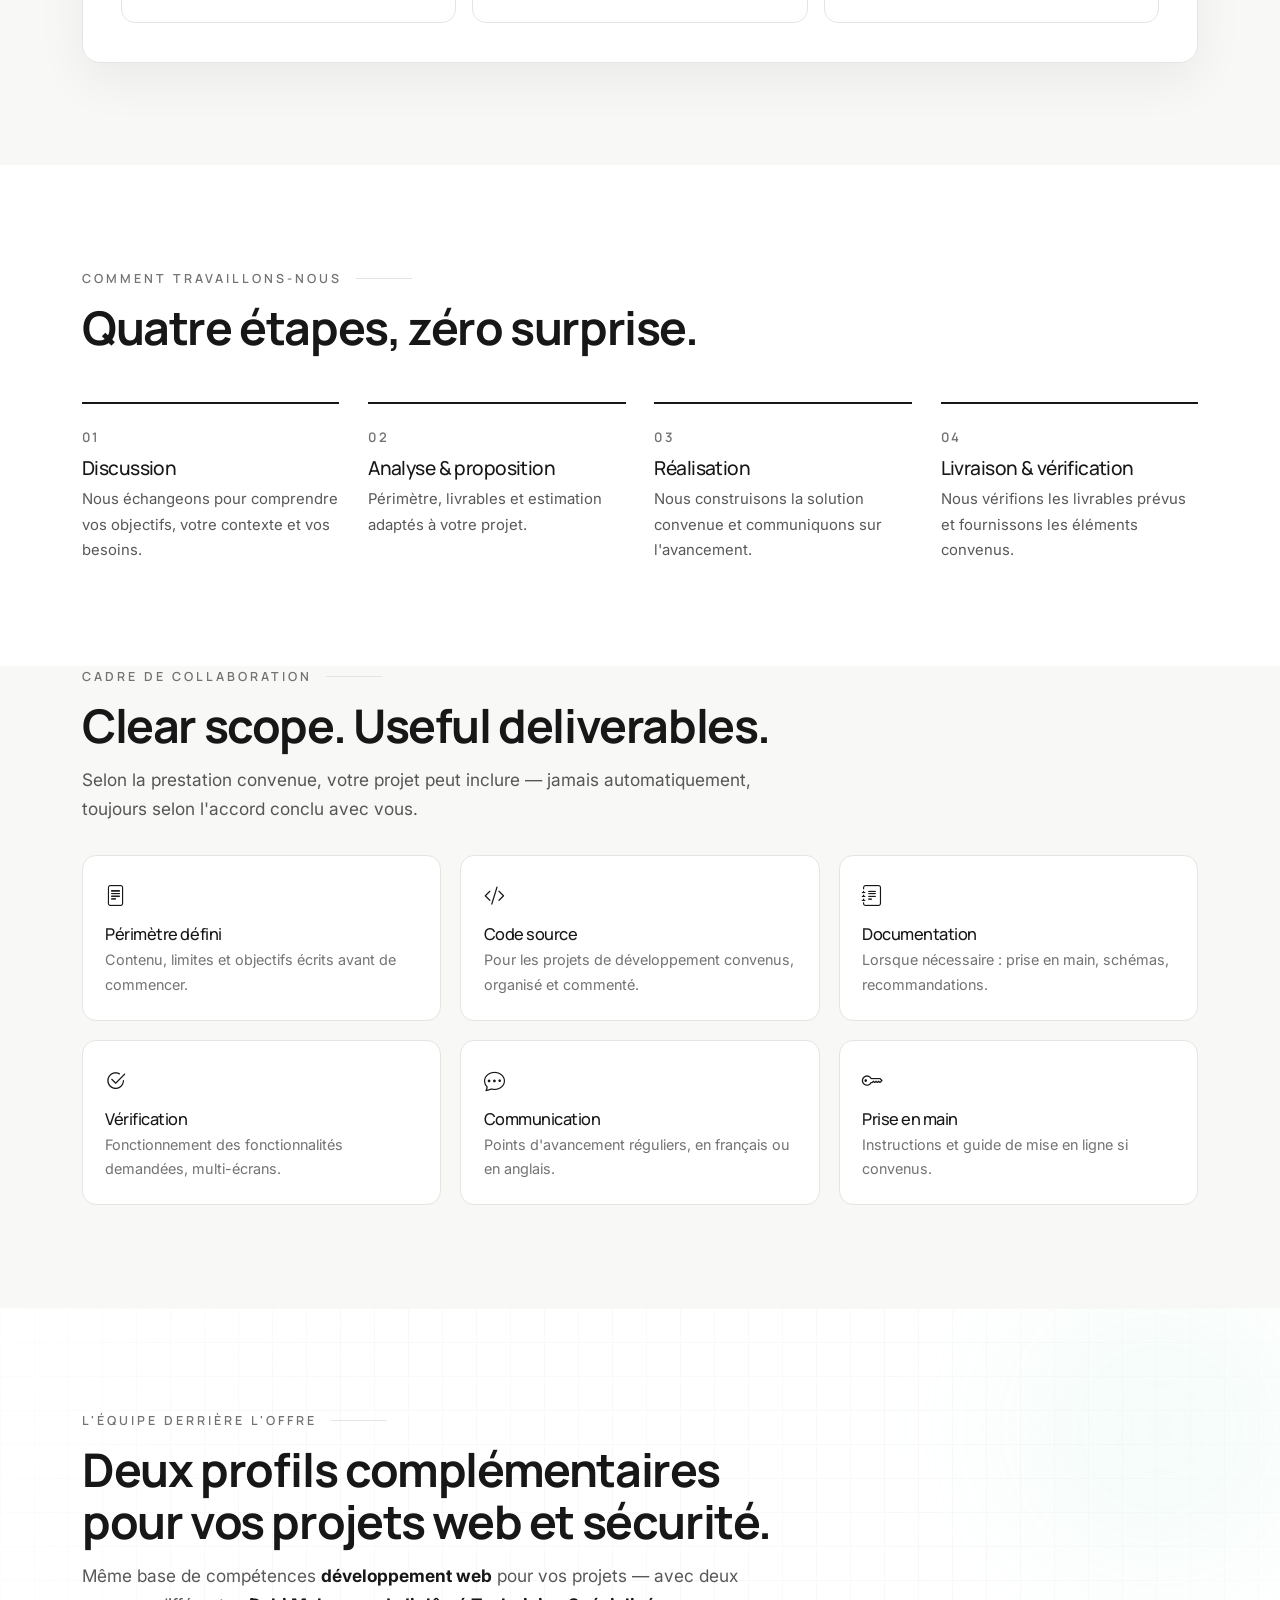
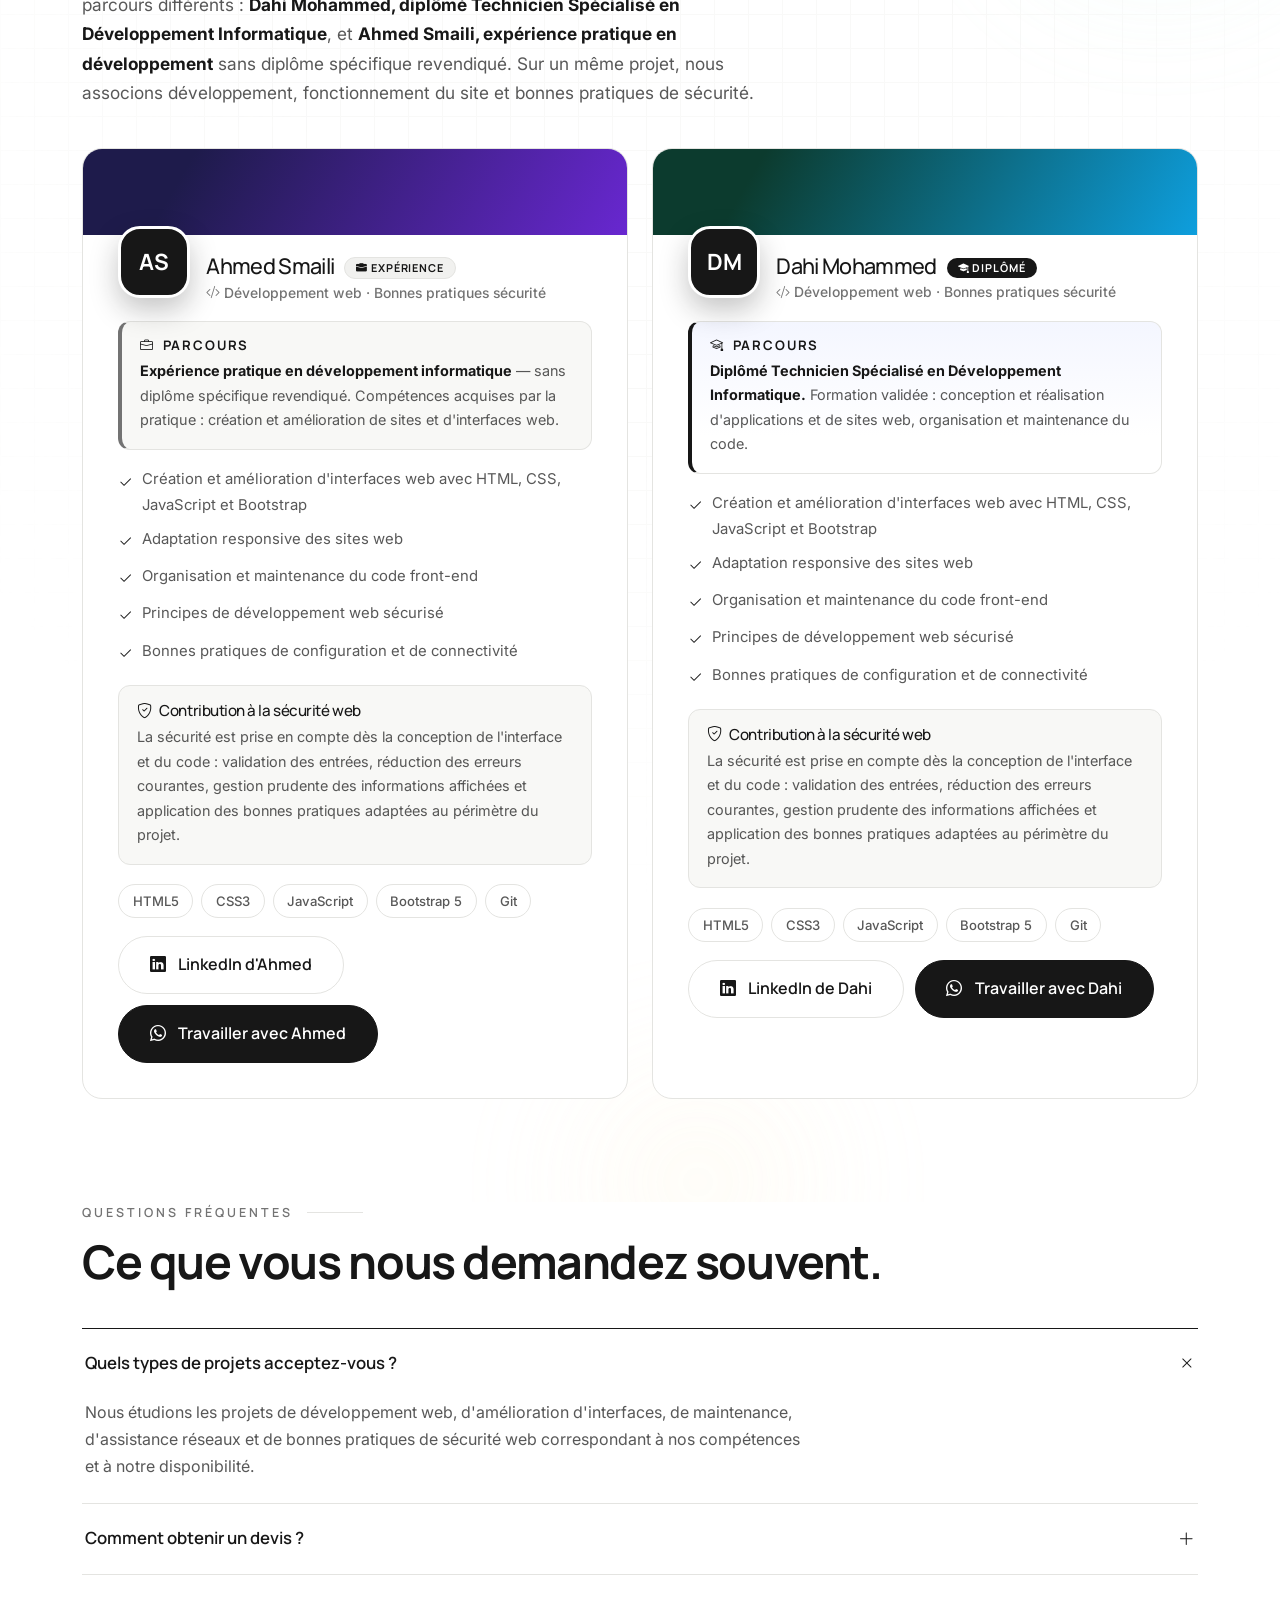
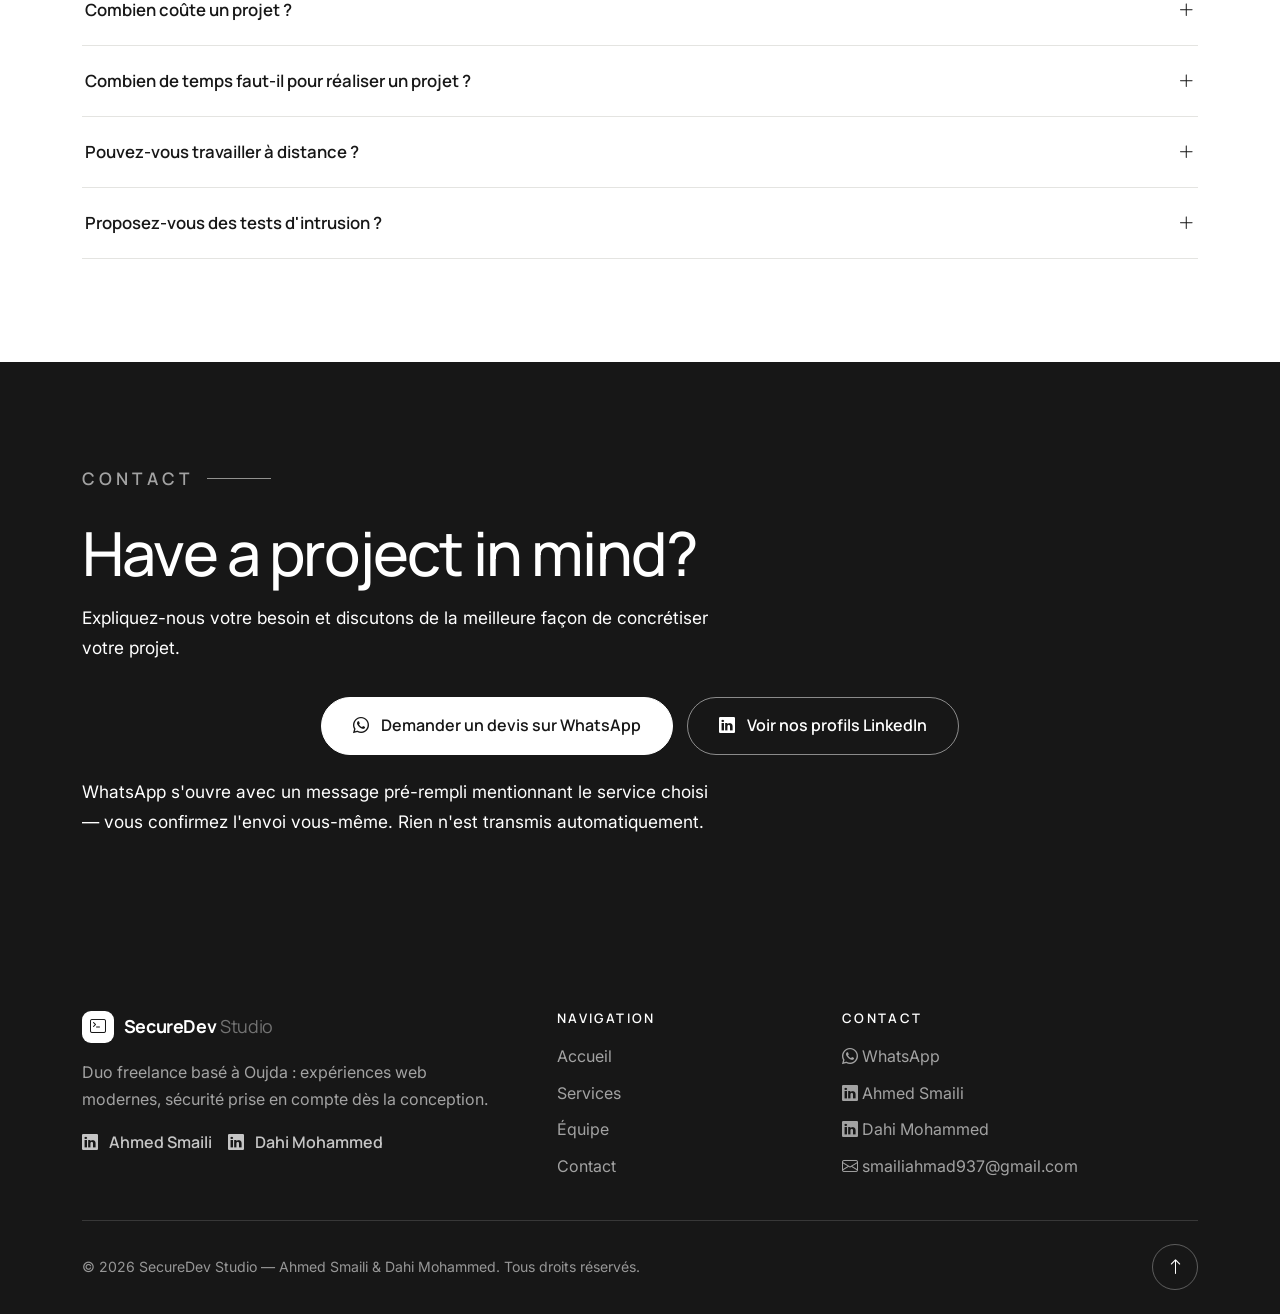
<file: services.html>
<!DOCTYPE html>
<html lang="fr">
<head>
  <meta charset="UTF-8" />
  <meta name="viewport" content="width=device-width, initial-scale=1.0" />
  <title>Nos services — SecureDev Studio | Dév web, Réseaux, Cybersécurité</title>
  <meta name="description" content="Services SecureDev Studio : développement web, interfaces, réseaux, cybersécurité et maintenance. Périmètres honnêtes, livrables définis, devis via WhatsApp." />
  <meta name="theme-color" content="#FFFFFF" />
  <link rel="preconnect" href="https://fonts.googleapis.com" />
  <link rel="preconnect" href="https://fonts.gstatic.com" crossorigin />
  <link href="https://fonts.googleapis.com/css2?family=Manrope:wght@400;500;600;700&family=Inter:wght@400;500;600&display=swap" rel="stylesheet" />
  <link href="https://cdn.jsdelivr.net/npm/bootstrap@5.3.3/dist/css/bootstrap.min.css" rel="stylesheet" integrity="sha384-QWTKZyjpPEjISv5WaRU9OFeRpok6YctnYmDr5pNlyT2bRjXh0JMhjY6hW+ALEwIH" crossorigin="anonymous" />
  <link href="https://cdn.jsdelivr.net/npm/bootstrap-icons@1.11.3/font/bootstrap-icons.min.css" rel="stylesheet" />
  <link rel="stylesheet" href="css/style.css?v=8" />
  <link rel="icon" type="image/svg+xml" href="data:image/svg+xml,%3Csvg xmlns='http://www.w3.org/2000/svg' viewBox='0 0 32 32'%3E%3Crect width='32' height='32' rx='8' fill='%23171717'/%3E%3Cpath d='M16 6l8 3v6c0 5-3.5 8.5-8 11-4.5-2.5-8-6-8-11V9z' fill='none' stroke='%23FFFFFF' stroke-width='2' stroke-linejoin='round'/%3E%3C/svg%3E" />
</head>
<body data-page="services">
  <a class="skip-link" href="#contenu">Aller au contenu principal</a>

  <header>
    <nav id="mainNav" class="navbar navbar-expand-xl navbar-light fixed-top sd-nav" aria-label="Navigation principale">
      <div class="container">
        <a class="navbar-brand sd-logo" href="index.html" aria-label="SecureDev Studio — Accueil">
          <span class="sd-logo-mark" aria-hidden="true"><i class="bi bi-terminal"></i></span>
          <span class="sd-logo-text">SecureDev <strong>Studio</strong></span>
        </a>
        <button class="navbar-toggler sd-toggler" type="button" data-bs-toggle="collapse" data-bs-target="#navMenu"
          aria-controls="navMenu" aria-expanded="false" aria-label="Ouvrir le menu de navigation">
          <span class="navbar-toggler-icon"></span>
        </button>
        <div class="collapse navbar-collapse" id="navMenu">
          <ul class="navbar-nav mx-auto align-items-xl-center">
            <li class="nav-item"><a class="nav-link" data-nav="index" href="index.html">Accueil</a></li>
            <li class="nav-item"><a class="nav-link" data-nav="services" href="services.html">Services</a></li>
            <li class="nav-item"><a class="nav-link" data-nav="equipe" href="equipe.html">Équipe</a></li>
            <li class="nav-item ms-xl-2 mt-2 mt-xl-0">
              <a class="nav-link sd-cta" data-nav="contact" href="contact.html">Contact</a>
            </li>
          </ul>
        </div>
      </div>
    </nav>
  </header>

  <main id="contenu">
    <!-- ============ HERO SERVICES ============ -->
    <section class="sd-hero svc-hero" aria-labelledby="hero-title">
      <div class="svc-animated-bg" aria-hidden="true">
        <span class="svc-orb svc-orb--1"></span>
        <span class="svc-orb svc-orb--2"></span>
        <span class="svc-orb svc-orb--3"></span>
        <span class="svc-grid"></span>
        <span class="svc-particle svc-particle--1"></span>
        <span class="svc-particle svc-particle--2"></span>
        <span class="svc-particle svc-particle--3"></span>
        <span class="svc-particle svc-particle--4"></span>
        <span class="svc-particle svc-particle--5"></span>
      </div>
      <div class="container position-relative">
        <div class="sd-hero-grid">
          <div>
            <p class="sd-section-label reveal">Our services</p>
            <h1 id="hero-title" class="sd-hero-title reveal">Digital solutions built around your needs.</h1>
            <p class="sd-lead reveal">Du développement web aux solutions techniques, nous vous aidons à transformer vos idées en projets fonctionnels, modernes et adaptés à vos objectifs — avec de bonnes pratiques de sécurité intégrées lorsque le périmètre le permet.</p>
            <div class="sd-hero-ctas reveal">
              <a href="#services-list" class="btn-ink">Découvrir nos services</a>
              <a href="contact.html" class="btn-outline">Demander un devis</a>
            </div>
            <nav class="svc-pills reveal" aria-label="Accès rapide aux sections">
              <a href="#services-list">Services</a>
              <a href="#securite-web">Cybersécurité web</a>
              <a href="#profils">Profils</a>
              <a href="#faq">FAQ</a>
            </nav>
          </div>
          <figure class="sd-visual reveal" aria-label="Composition abstraite : maquette d'interface et schéma technique">
            <div class="sd-browser" aria-hidden="true">
              <div class="sd-browser-bar"><i></i><i></i><i></i><span class="sd-browser-url">votre-projet — aperçu</span></div>
              <div class="sd-browser-body">
                <span class="sd-bar sd-bar--title"></span>
                <span class="sd-bar sd-bar--mid"></span>
                <span class="sd-bar sd-bar--short"></span>
                <span class="sd-bar--btn"></span>
              </div>
            </div>
            <div class="sd-code" aria-hidden="true">
              <span><span class="k">scope</span> <span class="s">= defini();</span></span>
              <span><span class="k">build</span><span class="s">(projet);</span></span>
              <span><span class="k">check</span><span class="s">(securite);</span></span>
              <span><span class="c">// livrer, documenter</span></span>
            </div>
            <span class="sd-shape-circle" aria-hidden="true"></span>
            <span class="sd-shape-plus" aria-hidden="true">+</span>
            <span class="sd-float-badge" aria-hidden="true"><i class="bi bi-check2-circle"></i>périmètre clair</span>
          </figure>
        </div>
      </div>
    </section>

    <!-- ============ NOS SERVICES ============ -->
    <section class="sd-section sd-section--cream svc-list-section" id="services-list" aria-labelledby="services-title">
      <div class="svc-animated-bg svc-animated-bg--soft" aria-hidden="true">
        <span class="svc-orb svc-orb--1"></span>
        <span class="svc-orb svc-orb--2"></span>
        <span class="svc-grid"></span>
      </div>
      <div class="container position-relative">
        <p class="sd-kicker reveal">Prestations</p>
        <h2 id="services-title" class="sd-h2 reveal">Six services, des périmètres honnêtes.</h2>
        <p class="sd-section-intro reveal">Seules les prestations correspondant à nos compétences vérifiées sont publiées. Chaque périmètre se définit avec vous avant tout engagement. Les vérifications de sécurité sont des <strong>revues de bonnes pratiques</strong> : elles ne garantissent pas l'absence de vulnérabilités.</p>

        <div class="row g-4 mt-3">
          <!-- 01 Développement web -->
          <div class="col-lg-6">
            <article class="sd-svc reveal h-100">
              <div class="sd-svc-head">
                <span class="sd-svc-num" aria-hidden="true">01</span>
                <h3>Développement web</h3>
              </div>
              <p class="sd-svc-scope">Pratique démontrée — ce site en est la preuve.</p>
              <p class="sd-svc-desc">Des interfaces modernes, rapides, accessibles et faciles à utiliser : sites vitrines professionnels, pages responsive en HTML, CSS et JavaScript, intégration Bootstrap, amélioration d'interfaces existantes et correction de bugs front-end.</p>
              <div class="sd-svc-cols">
                <div class="sd-svc-block">
                  <h4>Livrables possibles</h4>
                  <ul class="sd-check">
                    <li><i class="bi bi-check2" aria-hidden="true"></i>Pages adaptées au mobile</li>
                    <li><i class="bi bi-check2" aria-hidden="true"></i>Code source organisé</li>
                    <li><i class="bi bi-check2" aria-hidden="true"></i>Sections demandées intégrées</li>
                    <li><i class="bi bi-check2" aria-hidden="true"></i>Vérification multi-écrans</li>
                  </ul>
                </div>
                <div class="sd-svc-block">
                  <h4>Technologies</h4>
                  <ul class="sd-tags"><li>HTML5</li><li>CSS3</li><li>JavaScript</li><li>Bootstrap 5</li><li>Git</li></ul>
                </div>
              </div>
              <p class="sd-ref">Référent : <strong>le studio</strong> (pratique démontrée).</p>
              <div class="sd-svc-cta">
                <a class="btn-ink" data-wa-service="Développement web" href="contact.html"><i class="bi bi-whatsapp me-1" aria-hidden="true"></i>Discuter de ce service</a>
              </div>
            </article>
          </div>

          <!-- 02 Interfaces -->
          <div class="col-lg-6">
            <article class="sd-svc reveal h-100">
              <div class="sd-svc-head">
                <span class="sd-svc-num" aria-hidden="true">02</span>
                <h3>Interfaces &amp; expérience utilisateur</h3>
              </div>
              <p class="sd-svc-scope">Amélioration et organisation — sans recherche UX avancée ni Figma.</p>
              <p class="sd-svc-desc">Rendre les sites plus clairs et cohérents : présentation visuelle, organisation de la navigation, hiérarchie des informations, adaptation aux téléphones et tablettes, lisibilité et appels à l'action.</p>
              <div class="sd-svc-cols">
                <div class="sd-svc-block">
                  <h4>Livrables possibles</h4>
                  <ul class="sd-check">
                    <li><i class="bi bi-check2" aria-hidden="true"></i>Maquette de page réorganisée</li>
                    <li><i class="bi bi-check2" aria-hidden="true"></i>Navigation clarifiée</li>
                    <li><i class="bi bi-check2" aria-hidden="true"></i>Appels à l'action visibles</li>
                    <li><i class="bi bi-check2" aria-hidden="true"></i>Vérification mobile / tablette</li>
                  </ul>
                </div>
                <div class="sd-svc-block">
                  <h4>Technologies</h4>
                  <ul class="sd-tags"><li>HTML / CSS</li><li>Responsive</li><li>Accessibilité</li></ul>
                </div>
              </div>
              <p class="sd-ref">Référent : <strong>le studio</strong>. Nous ne proposons pas de recherche UX avancée ni de conception Figma (non confirmés).</p>
              <div class="sd-svc-cta">
                <a class="btn-ink" data-wa-service="Interfaces et expérience utilisateur" href="contact.html"><i class="bi bi-whatsapp me-1" aria-hidden="true"></i>Discuter de ce service</a>
              </div>
            </article>
          </div>

          <!-- 03 Réseaux -->
          <div class="col-lg-6">
            <article class="sd-svc reveal h-100">
              <div class="sd-svc-head">
                <span class="sd-svc-num" aria-hidden="true">03</span>
                <h3>Réseaux informatiques</h3>
              </div>
              <p class="sd-svc-scope">Assistance et documentation — périmètre défini ensemble, environnement autorisé.</p>
              <p class="sd-svc-desc">Une aide concrète sur vos réseaux existants : assistance au dépannage, analyse de problèmes de connectivité, documentation et schémas d'infrastructure, explications et travaux encadrés.</p>
              <div class="sd-svc-cols">
                <div class="sd-svc-block">
                  <h4>Livrables possibles</h4>
                  <ul class="sd-check">
                    <li><i class="bi bi-check2" aria-hidden="true"></i>Diagnostic de connectivité</li>
                    <li><i class="bi bi-check2" aria-hidden="true"></i>Schéma d'infrastructure</li>
                    <li><i class="bi bi-check2" aria-hidden="true"></i>Documentation des actions</li>
                    <li><i class="bi bi-check2" aria-hidden="true"></i>Recommandations écrites</li>
                  </ul>
                </div>
                <div class="sd-svc-block">
                  <h4>Domaines</h4>
                  <ul class="sd-tags"><li>TCP/IP</li><li>LAN / Wi-Fi</li><li>Linux</li><li>Diagnostic</li></ul>
                </div>
              </div>
              <p class="sd-ref">Référent : <strong>Ahmed Smaili</strong> (expérience pratique, sans diplôme spécifique revendiqué).</p>
              <div class="sd-svc-cta">
                <a class="btn-ink" data-wa-service="Réseaux informatiques" href="contact.html"><i class="bi bi-whatsapp me-1" aria-hidden="true"></i>Discuter de ce service</a>
              </div>
            </article>
          </div>

          <!-- 04 Cybersécurité web -->
          <div class="col-lg-6">
            <article class="sd-svc sd-svc--security reveal h-100" id="card-cyber">
              <div class="sd-svc-head">
                <span class="sd-svc-num" aria-hidden="true">04</span>
                <h3>Cybersécurité web <span class="svc-badge">Revue de bonnes pratiques</span></h3>
              </div>
              <p class="sd-svc-scope">Bonnes pratiques uniquement — ni audit certifié, ni test d'intrusion.</p>
              <p class="sd-svc-desc">Un premier niveau de sécurité, avec votre autorisation explicite : revue des configurations accessibles, recommandations compréhensibles et documentation claire. Nous ne prétendons pas qu'une application est sécurisée parce qu'une checklist a été réalisée.</p>
              <div class="sd-svc-cols">
                <div class="sd-svc-block">
                  <h4>Sécurisation de site web</h4>
                  <ul class="sd-check">
                    <li><i class="bi bi-check2" aria-hidden="true"></i>Vérification de bonnes pratiques de configuration</li>
                    <li><i class="bi bi-check2" aria-hidden="true"></i>Contrôle des paramètres de sécurité HTTP, si l'environnement le permet</li>
                    <li><i class="bi bi-check2" aria-hidden="true"></i>Recommandations HTTPS / certificats TLS</li>
                    <li><i class="bi bi-check2" aria-hidden="true"></i>Revue des erreurs et infos techniques exposées</li>
                    <li><i class="bi bi-check2" aria-hidden="true"></i>Conseils mises à jour, sauvegardes, surface d'attaque</li>
                  </ul>
                </div>
                <div class="sd-svc-block">
                  <h4>Développement sécurisé</h4>
                  <ul class="sd-check">
                    <li><i class="bi bi-check2" aria-hidden="true"></i>Validation des données saisies</li>
                    <li><i class="bi bi-check2" aria-hidden="true"></i>Prévention injections SQL (requêtes préparées)</li>
                    <li><i class="bi bi-check2" aria-hidden="true"></i>Prévention XSS et CSRF lorsque pertinent</li>
                    <li><i class="bi bi-check2" aria-hidden="true"></i>Sessions, cookies, authentification, autorisations</li>
                    <li><i class="bi bi-check2" aria-hidden="true"></i>Secrets de configuration et erreurs courantes</li>
                  </ul>
                </div>
              </div>
              <div class="sd-svc-block">
                <h4>Livrables possibles</h4>
                <ul class="sd-tags"><li>Checklist adaptée</li><li>Constats priorisés</li><li>Recommandations concrètes</li><li>Compte rendu écrit</li><li>Conseils de correction</li></ul>
              </div>
              <p class="svc-limit"><i class="bi bi-info-circle" aria-hidden="true"></i> <strong>Cadre :</strong> vérifications uniquement avec l'autorisation explicite du propriétaire. Tests d'intrusion, audits certifiés, conformité, surveillance 24/7 et garanties d'absence de failles <strong>non inclus</strong> par défaut. Aucun test intrusif sans autorisation.</p>
              <p class="sd-ref">Référent : <strong>Dahi Mohammed</strong> (diplômé Technicien Spécialisé en Développement Informatique). Pas de surveillance 24/7 ni de certification de conformité.</p>
              <div class="sd-svc-cta">
                <a class="btn-ink" data-wa-service="Cybersécurité web — revue de bonnes pratiques" href="contact.html"><i class="bi bi-whatsapp me-1" aria-hidden="true"></i>Discuter de ce service</a>
                <a class="btn-outline" href="#securite-web">Détail sécurité</a>
              </div>
            </article>
          </div>

          <!-- 05 Maintenance -->
          <div class="col-lg-6">
            <article class="sd-svc reveal h-100">
              <div class="sd-svc-head">
                <span class="sd-svc-num" aria-hidden="true">05</span>
                <h3>Maintenance &amp; amélioration de sites web</h3>
              </div>
              <p class="sd-svc-scope">Périmètre, délai et prix selon l'état du projet — devis après diagnostic.</p>
              <p class="sd-svc-desc">Gardez votre site propre et à jour : correction de problèmes visuels, ajustements responsive, petites évolutions fonctionnelles, nettoyage du code et compatibilité navigateurs.</p>
              <div class="sd-svc-cols">
                <div class="sd-svc-block">
                  <h4>Livrables possibles</h4>
                  <ul class="sd-check">
                    <li><i class="bi bi-check2" aria-hidden="true"></i>Diagnostic écrit initial</li>
                    <li><i class="bi bi-check2" aria-hidden="true"></i>Corrections versionnées</li>
                    <li><i class="bi bi-check2" aria-hidden="true"></i>Récapitulatif des changements</li>
                    <li><i class="bi bi-check2" aria-hidden="true"></i>Conseils d'entretien</li>
                  </ul>
                </div>
                <div class="sd-svc-block">
                  <h4>Technologies</h4>
                  <ul class="sd-tags"><li>HTML / CSS / JS</li><li>Responsive</li><li>Git</li></ul>
                </div>
              </div>
              <p class="sd-ref">Référent : <strong>le studio</strong>.</p>
              <div class="sd-svc-cta">
                <a class="btn-ink" data-wa-service="Maintenance de site web" href="contact.html"><i class="bi bi-whatsapp me-1" aria-hidden="true"></i>Discuter de ce service</a>
              </div>
            </article>
          </div>

          <!-- 06 Sécurité web dès la conception -->
          <div class="col-lg-6">
            <article class="sd-svc sd-svc--secure reveal h-100" id="card-secure-by-design">
              <div class="sd-svc-head">
                <span class="sd-svc-num" aria-hidden="true">06</span>
                <h3>Sécurité web dès la conception <span class="svc-badge">Nouveau</span></h3>
              </div>
              <p class="sd-svc-scope">Intégré à la création ou à l'amélioration — périmètre défini avec vous.</p>
              <p class="sd-svc-desc">Nous intégrons des bonnes pratiques de sécurité à la création et à l'amélioration de votre site web. Notre approche vise à réduire les erreurs courantes, protéger les données dans la mesure prévue au projet et vous fournir des recommandations concrètes pour mieux maintenir votre site.</p>
              <div class="sd-svc-cols">
                <div class="sd-svc-block">
                  <h4>Prestations possibles</h4>
                  <ul class="sd-check">
                    <li><i class="bi bi-check2" aria-hidden="true"></i>Revue des formulaires et entrées utilisateur</li>
                    <li><i class="bi bi-check2" aria-hidden="true"></i>Recommandations contre les failles web courantes</li>
                    <li><i class="bi bi-check2" aria-hidden="true"></i>Accès, sessions : pratiques de gestion vérifiées</li>
                    <li><i class="bi bi-check2" aria-hidden="true"></i>Conseils HTTPS, en-têtes de sécurité, dépendances</li>
                    <li><i class="bi bi-check2" aria-hidden="true"></i>Maintenance, mises à jour, documentation priorisée</li>
                  </ul>
                </div>
                <div class="sd-svc-block">
                  <h4>Livrables</h4>
                  <ul class="sd-check">
                    <li><i class="bi bi-check2" aria-hidden="true"></i>Liste des vérifications effectuées</li>
                    <li><i class="bi bi-check2" aria-hidden="true"></i>Recommandations par priorité</li>
                    <li><i class="bi bi-check2" aria-hidden="true"></i>Conseils de correction</li>
                    <li><i class="bi bi-check2" aria-hidden="true"></i>Documentation adaptée au projet</li>
                  </ul>
                </div>
              </div>
              <p class="svc-limit"><i class="bi bi-info-circle" aria-hidden="true"></i> La portée exacte est définie avec le client. Les résultats dépendent des accès, des technologies et du périmètre convenu.</p>
              <p class="sd-ref">Référents : <strong>Ahmed Smaili &amp; Dahi Mohammed</strong> — développement et bonnes pratiques, ensemble.</p>
              <div class="sd-svc-cta">
                <a class="btn-ink" data-wa-service="Sécurité web dès la conception" href="contact.html"><i class="bi bi-whatsapp me-1" aria-hidden="true"></i>Discuter de ce service</a>
                <a class="btn-outline" href="#profils">Voir les profils</a>
              </div>
            </article>
          </div>
        </div>

        <!-- Détail cybersécurité web -->
        <div class="svc-detail reveal" id="securite-web">
          <div class="svc-detail-head">
            <p class="sd-kicker">Focus — Cybersécurité web</p>
            <h3>Ce que couvre une revue de bonnes pratiques.</h3>
            <p>Trois volets complémentaires, réalisés uniquement dans un environnement autorisé. Aucune promesse de site « 100 % sécurisé » : une checklist ne prouve pas l'absence de failles.</p>
          </div>
          <div class="row g-3">
            <div class="col-md-4">
              <div class="svc-mini h-100">
                <i class="bi bi-globe2" aria-hidden="true"></i>
                <h4>Sécurisation du site</h4>
                <ul>
                  <li>Bonnes pratiques de configuration</li>
                  <li>En-têtes de sécurité HTTP, si l'hébergement le permet</li>
                  <li>HTTPS / certificats TLS : recommandations</li>
                  <li>Erreurs et informations techniques exposées</li>
                  <li>Dépendances, sauvegardes, surface d'attaque</li>
                </ul>
              </div>
            </div>
            <div class="col-md-4">
              <div class="svc-mini h-100">
                <i class="bi bi-code-square" aria-hidden="true"></i>
                <h4>Code plus sûr</h4>
                <ul>
                  <li>Validation des entrées utilisateur</li>
                  <li>Requêtes préparées contre les injections SQL</li>
                  <li>XSS, CSRF : prévention lorsque pertinent</li>
                  <li>Sessions, cookies, authentification</li>
                  <li>Autorisations, secrets, configurations courantes</li>
                </ul>
              </div>
            </div>
            <div class="col-md-4">
              <div class="svc-mini h-100">
                <i class="bi bi-clipboard-check" aria-hidden="true"></i>
                <h4>Livrables &amp; cadre</h4>
                <ul>
                  <li>Checklist adaptée au projet</li>
                  <li>Constats classés par priorité</li>
                  <li>Recommandations concrètes et compte rendu écrit</li>
                  <li>Autorisation explicite du propriétaire exigée</li>
                  <li>Pas d'intrusif, pas de 24/7, pas de conformité certifiée</li>
                </ul>
              </div>
            </div>
          </div>
        </div>
      </div>
    </section>

    <!-- ============ MÉTHODE ============ -->
    <section class="sd-section sd-section--white" aria-labelledby="methode-title">
      <div class="container">
        <p class="sd-kicker reveal">Comment travaillons-nous</p>
        <h2 id="methode-title" class="sd-h2 reveal">Quatre étapes, zéro surprise.</h2>
        <div class="sd-steps">
          <div class="sd-step-item reveal">
            <span aria-hidden="true">01</span>
            <h3>Discussion</h3>
            <p>Nous échangeons pour comprendre vos objectifs, votre contexte et vos besoins.</p>
          </div>
          <div class="sd-step-item reveal">
            <span aria-hidden="true">02</span>
            <h3>Analyse &amp; proposition</h3>
            <p>Périmètre, livrables et estimation adaptés à votre projet.</p>
          </div>
          <div class="sd-step-item reveal">
            <span aria-hidden="true">03</span>
            <h3>Réalisation</h3>
            <p>Nous construisons la solution convenue et communiquons sur l'avancement.</p>
          </div>
          <div class="sd-step-item reveal">
            <span aria-hidden="true">04</span>
            <h3>Livraison &amp; vérification</h3>
            <p>Nous vérifions les livrables prévus et fournissons les éléments convenus.</p>
          </div>
        </div>
      </div>
    </section>

    <!-- ============ LIVRABLES ============ -->
    <section class="sd-section sd-section--cream" aria-labelledby="livrables-title" style="padding-top:0">
      <div class="container">
        <p class="sd-kicker reveal">Cadre de collaboration</p>
        <h2 id="livrables-title" class="sd-h2 reveal">Clear scope. Useful deliverables.</h2>
        <p class="sd-section-intro reveal">Selon la prestation convenue, votre projet peut inclure — jamais automatiquement, toujours selon l'accord conclu avec vous.</p>
        <div class="sd-deliv-grid">
          <div class="sd-deliv reveal"><i class="bi bi-file-text" aria-hidden="true"></i><h3>Périmètre défini</h3><p>Contenu, limites et objectifs écrits avant de commencer.</p></div>
          <div class="sd-deliv reveal"><i class="bi bi-code-slash" aria-hidden="true"></i><h3>Code source</h3><p>Pour les projets de développement convenus, organisé et commenté.</p></div>
          <div class="sd-deliv reveal"><i class="bi bi-journal-text" aria-hidden="true"></i><h3>Documentation</h3><p>Lorsque nécessaire : prise en main, schémas, recommandations.</p></div>
          <div class="sd-deliv reveal"><i class="bi bi-check2-circle" aria-hidden="true"></i><h3>Vérification</h3><p>Fonctionnement des fonctionnalités demandées, multi-écrans.</p></div>
          <div class="sd-deliv reveal"><i class="bi bi-chat-dots" aria-hidden="true"></i><h3>Communication</h3><p>Points d'avancement réguliers, en français ou en anglais.</p></div>
          <div class="sd-deliv reveal"><i class="bi bi-key" aria-hidden="true"></i><h3>Prise en main</h3><p>Instructions et guide de mise en ligne si convenus.</p></div>
        </div>
      </div>
    </section>

    <!-- ============ DEUX PROFILS ============ -->
    <section class="sd-section sd-section--white svc-profils-section" id="profils" aria-labelledby="profils-title">
      <div class="svc-animated-bg svc-animated-bg--soft" aria-hidden="true">
        <span class="svc-orb svc-orb--2"></span>
        <span class="svc-orb svc-orb--3"></span>
        <span class="svc-grid"></span>
      </div>
      <div class="container position-relative">
        <p class="sd-kicker reveal">L'équipe derrière l'offre</p>
        <h2 id="profils-title" class="sd-h2 reveal">Deux profils complémentaires pour vos projets web et sécurité.</h2>
        <p class="sd-section-intro reveal">Même base de compétences <strong>développement web</strong> pour vos projets — avec deux parcours différents : <strong>Dahi Mohammed, diplômé Technicien Spécialisé en Développement Informatique</strong>, et <strong>Ahmed Smaili, expérience pratique en développement</strong> sans diplôme spécifique revendiqué. Sur un même projet, nous associons développement, fonctionnement du site et bonnes pratiques de sécurité.</p>
        <div class="row g-4 mt-3">
          <div class="col-lg-6">
            <article class="profile-card profile-card--ahmed reveal h-100">
              <div class="profile-banner" aria-hidden="true"><span class="profile-shine"></span></div>
              <div class="profile-top">
                <span class="profile-avatar" aria-hidden="true">AS</span>
                <div>
                  <h3>Ahmed Smaili <span class="profile-exp-badge profile-exp-badge--xp"><i class="bi bi-briefcase-fill" aria-hidden="true"></i> Expérience</span></h3>
                  <p class="profile-role"><i class="bi bi-code-slash" aria-hidden="true"></i> Développement web · Bonnes pratiques sécurité</p>
                </div>
              </div>
              <div class="profile-parcours profile-parcours--xp">
                <h4><i class="bi bi-briefcase" aria-hidden="true"></i> Parcours</h4>
                <p><strong>Expérience pratique en développement informatique</strong> — sans diplôme spécifique revendiqué. Compétences acquises par la pratique : création et amélioration de sites et d'interfaces web.</p>
              </div>
              <ul class="sd-check">
                <li><i class="bi bi-check2" aria-hidden="true"></i>Création et amélioration d'interfaces web avec HTML, CSS, JavaScript et Bootstrap</li>
                <li><i class="bi bi-check2" aria-hidden="true"></i>Adaptation responsive des sites web</li>
                <li><i class="bi bi-check2" aria-hidden="true"></i>Organisation et maintenance du code front-end</li>
                <li><i class="bi bi-check2" aria-hidden="true"></i>Principes de développement web sécurisé</li>
                <li><i class="bi bi-check2" aria-hidden="true"></i>Bonnes pratiques de configuration et de connectivité</li>
              </ul>
              <div class="profile-security">
                <h4><i class="bi bi-shield-check" aria-hidden="true"></i> Contribution à la sécurité web</h4>
                <p>La sécurité est prise en compte dès la conception de l'interface et du code : validation des entrées, réduction des erreurs courantes, gestion prudente des informations affichées et application des bonnes pratiques adaptées au périmètre du projet.</p>
              </div>
              <ul class="sd-tags"><li>HTML5</li><li>CSS3</li><li>JavaScript</li><li>Bootstrap 5</li><li>Git</li></ul>
              <div class="sd-svc-cta">
                <a class="btn-outline" data-linkedin="ahmed" href="https://www.linkedin.com/in/ahmed-smaili-bb48883aa/" target="_blank" rel="noopener noreferrer"><i class="bi bi-linkedin me-1" aria-hidden="true"></i>LinkedIn d'Ahmed</a>
                <a class="btn-ink" data-wa-service="Projet web avec Ahmed Smaili" href="contact.html"><i class="bi bi-whatsapp me-1" aria-hidden="true"></i>Travailler avec Ahmed</a>
              </div>
            </article>
          </div>
          <div class="col-lg-6">
            <article class="profile-card profile-card--dahi reveal h-100">
              <div class="profile-banner" aria-hidden="true"><span class="profile-shine"></span></div>
              <div class="profile-top">
                <span class="profile-avatar" aria-hidden="true">DM</span>
                <div>
                  <h3>Dahi Mohammed <span class="profile-exp-badge profile-exp-badge--diploma"><i class="bi bi-mortarboard-fill" aria-hidden="true"></i> Diplômé</span></h3>
                  <p class="profile-role"><i class="bi bi-code-slash" aria-hidden="true"></i> Développement web · Bonnes pratiques sécurité</p>
                </div>
              </div>
              <div class="profile-parcours profile-parcours--diploma">
                <h4><i class="bi bi-mortarboard" aria-hidden="true"></i> Parcours</h4>
                <p><strong>Diplômé Technicien Spécialisé en Développement Informatique.</strong> Formation validée : conception et réalisation d'applications et de sites web, organisation et maintenance du code.</p>
              </div>
              <ul class="sd-check">
                <li><i class="bi bi-check2" aria-hidden="true"></i>Création et amélioration d'interfaces web avec HTML, CSS, JavaScript et Bootstrap</li>
                <li><i class="bi bi-check2" aria-hidden="true"></i>Adaptation responsive des sites web</li>
                <li><i class="bi bi-check2" aria-hidden="true"></i>Organisation et maintenance du code front-end</li>
                <li><i class="bi bi-check2" aria-hidden="true"></i>Principes de développement web sécurisé</li>
                <li><i class="bi bi-check2" aria-hidden="true"></i>Bonnes pratiques de configuration et de connectivité</li>
              </ul>
              <div class="profile-security">
                <h4><i class="bi bi-shield-check" aria-hidden="true"></i> Contribution à la sécurité web</h4>
                <p>La sécurité est prise en compte dès la conception de l'interface et du code : validation des entrées, réduction des erreurs courantes, gestion prudente des informations affichées et application des bonnes pratiques adaptées au périmètre du projet.</p>
              </div>
              <ul class="sd-tags"><li>HTML5</li><li>CSS3</li><li>JavaScript</li><li>Bootstrap 5</li><li>Git</li></ul>
              <div class="sd-svc-cta">
                <a class="btn-outline" data-linkedin="dahi" href="https://www.linkedin.com/in/dahi-mohammed-567b962b5/" target="_blank" rel="noopener noreferrer"><i class="bi bi-linkedin me-1" aria-hidden="true"></i>LinkedIn de Dahi</a>
                <a class="btn-ink" data-wa-service="Projet web avec Dahi Mohammed" href="contact.html"><i class="bi bi-whatsapp me-1" aria-hidden="true"></i>Travailler avec Dahi</a>
              </div>
            </article>
          </div>
        </div>
      </div>
    </section>

    <!-- ============ FAQ ============ -->
    <section class="sd-section sd-section--white" id="faq" aria-labelledby="faq-title" style="padding-top:0">
      <div class="container">
        <p class="sd-kicker reveal">Questions fréquentes</p>
        <h2 id="faq-title" class="sd-h2 reveal">Ce que vous nous demandez souvent.</h2>
        <div class="sd-faq reveal">
          <details class="sd-faq-item" open>
            <summary>Quels types de projets acceptez-vous ?<i class="bi bi-plus-lg" aria-hidden="true"></i></summary>
            <div class="sd-faq-body">Nous étudions les projets de développement web, d'amélioration d'interfaces, de maintenance, d'assistance réseaux et de bonnes pratiques de sécurité web correspondant à nos compétences et à notre disponibilité.</div>
          </details>
          <details class="sd-faq-item">
            <summary>Comment obtenir un devis ?<i class="bi bi-plus-lg" aria-hidden="true"></i></summary>
            <div class="sd-faq-body">Contactez-nous en décrivant votre projet, vos objectifs, les fonctionnalités souhaitées et votre délai. Nous échangeons ensuite sur le périmètre, les livrables et le budget avant de vous proposer une estimation.</div>
          </details>
          <details class="sd-faq-item">
            <summary>Combien coûte un projet ?<i class="bi bi-plus-lg" aria-hidden="true"></i></summary>
            <div class="sd-faq-body">Le prix dépend de la complexité, du nombre de pages ou de fonctionnalités, de l'état du projet existant et du niveau de vérification demandé. Une estimation est communiquée après clarification des besoins.</div>
          </details>
          <details class="sd-faq-item">
            <summary>Combien de temps faut-il pour réaliser un projet ?<i class="bi bi-plus-lg" aria-hidden="true"></i></summary>
            <div class="sd-faq-body">Le délai dépend du périmètre, des ressources nécessaires et de la disponibilité des éléments fournis par le client. Le calendrier est discuté avant le début des travaux.</div>
          </details>
          <details class="sd-faq-item">
            <summary>Pouvez-vous travailler à distance ?<i class="bi bi-plus-lg" aria-hidden="true"></i></summary>
            <div class="sd-faq-body">Oui, les échanges, le suivi et la livraison peuvent être réalisés à distance. Les modalités sont définies au début du projet.</div>
          </details>
          <details class="sd-faq-item">
            <summary>Proposez-vous des tests d'intrusion ?<i class="bi bi-plus-lg" aria-hidden="true"></i></summary>
            <div class="sd-faq-body">Le studio ne présente pas les tests d'intrusion professionnels ou les audits certifiés comme des prestations confirmées. Nous pouvons discuter de vérifications de bonnes pratiques et de recommandations de sécurité dans un environnement autorisé et selon nos compétences vérifiées.</div>
          </details>
        </div>
      </div>
    </section>

    <!-- ============ CTA FINAL NOIR ============ -->
    <section class="sd-cta-black" aria-labelledby="cta-title">
      <div class="container">
        <p class="sd-section-label reveal">Contact</p>
        <h2 id="cta-title" class="reveal">Have a project in mind?</h2>
        <p class="reveal">Expliquez-nous votre besoin et discutons de la meilleure façon de concrétiser votre projet.</p>
        <div class="sd-hero-ctas reveal">
          <a class="btn-ink" data-wa-service="Demande de devis (page Services)" href="contact.html"><i class="bi bi-whatsapp me-1" aria-hidden="true"></i>Demander un devis sur WhatsApp</a>
          <a class="btn-outline" href="equipe.html"><i class="bi bi-linkedin me-1" aria-hidden="true"></i>Voir nos profils LinkedIn</a>
        </div>
        <p class="sd-cta-note reveal">WhatsApp s'ouvre avec un message pré-rempli mentionnant le service choisi — vous confirmez l'envoi vous-même. Rien n'est transmis automatiquement.</p>
      </div>
    </section>
  </main>

  <footer class="sd-footer">
    <div class="container">
      <div class="row g-4">
        <div class="col-md-5">
          <a class="sd-logo" href="index.html" aria-label="SecureDev Studio — retour à l'accueil">
            <span class="sd-logo-mark" aria-hidden="true"><i class="bi bi-terminal"></i></span>
            <span class="sd-logo-text">SecureDev <strong>Studio</strong></span>
          </a>
          <p class="sd-footer-desc">Duo freelance basé à Oujda : expériences web modernes, sécurité prise en compte dès la conception.</p>
          <div class="d-flex flex-wrap gap-3">
            <a class="sd-link" data-linkedin="ahmed" href="https://www.linkedin.com/in/ahmed-smaili-bb48883aa/" target="_blank" rel="noopener noreferrer"><i class="bi bi-linkedin me-1" aria-hidden="true"></i>Ahmed Smaili</a>
            <a class="sd-link" data-linkedin="dahi" href="https://www.linkedin.com/in/dahi-mohammed-567b962b5/" target="_blank" rel="noopener noreferrer"><i class="bi bi-linkedin me-1" aria-hidden="true"></i>Dahi Mohammed</a>
          </div>
        </div>
        <div class="col-6 col-md-3">
          <h3 class="sd-footer-title">Navigation</h3>
          <ul class="sd-footer-links">
            <li><a href="index.html">Accueil</a></li>
            <li><a href="services.html">Services</a></li>
            <li><a href="equipe.html">Équipe</a></li>
            <li><a href="contact.html">Contact</a></li>
          </ul>
        </div>
        <div class="col-6 col-md-4">
          <h3 class="sd-footer-title">Contact</h3>
          <ul class="sd-footer-links">
            <li><a data-whatsapp href="https://wa.me/212721903461" target="_blank" rel="noopener noreferrer"><i class="bi bi-whatsapp me-1" aria-hidden="true"></i>WhatsApp</a></li>
            <li><a data-linkedin="ahmed" href="https://www.linkedin.com/in/ahmed-smaili-bb48883aa/" target="_blank" rel="noopener noreferrer"><i class="bi bi-linkedin me-1" aria-hidden="true"></i>Ahmed Smaili</a></li>
            <li><a data-linkedin="dahi" href="https://www.linkedin.com/in/dahi-mohammed-567b962b5/" target="_blank" rel="noopener noreferrer"><i class="bi bi-linkedin me-1" aria-hidden="true"></i>Dahi Mohammed</a></li>
            <li><a data-email-link href="mailto:smailiahmad937@gmail.com"><i class="bi bi-envelope me-1" aria-hidden="true"></i><span data-email-text>smailiahmad937@gmail.com</span></a></li>
          </ul>
        </div>
      </div>
      <div class="sd-footer-bottom">
        <p>© <span id="year">2026</span> SecureDev Studio — Ahmed Smaili &amp; Dahi Mohammed. Tous droits réservés.</p>
        <button id="backToTop" class="sd-top" type="button" aria-label="Retour en haut de page"><i class="bi bi-arrow-up" aria-hidden="true"></i></button>
      </div>
    </div>
  </footer>

  <a class="sd-wa-float" data-whatsapp href="https://wa.me/212721903461" target="_blank" rel="noopener noreferrer" aria-label="Discuter sur WhatsApp">
    <i class="bi bi-whatsapp" aria-hidden="true"></i>
  </a>

  <script src="https://cdn.jsdelivr.net/npm/bootstrap@5.3.3/dist/js/bootstrap.bundle.min.js" integrity="sha384-YvpcrYf0tY3lHB60NNkmXc5s9fDVZLESaAA55NDzOxhy9GkcIdslK1eN7N6jIeHz" crossorigin="anonymous"></script>
  <script src="js/main.js?v=8"></script>
</body>
</html>
</file>
<file: css/style.css>
/* ============================================================
   SecureDev Studio — style.css · WHITE PREMIUM v4
   Studio créatif suisse : blanc dominant, éditorial, lumineux.
   Palette stricte : #FFFFFF / #F8F8F6 / #F1F1EF
                     #E4E4E1 / #737373 / #171717
   Titres : Manrope · Texte : Inter
   ============================================================ */

:root {
  --paper: #ffffff;
  --cream: #f8f8f6;
  --mist: #f1f1ef;
  --line: #e4e4e1;
  --mut: #737373;
  --ink: #171717;
  --ink-soft: rgba(23, 23, 23, 0.72);
  --radius: 14px;
  --font-title: "Manrope", system-ui, sans-serif;
  --font-body: "Inter", system-ui, -apple-system, sans-serif;
  --nav-h: 76px;
  --section-pad: clamp(4rem, 8vw, 6.5rem);
  --section-gap: clamp(2rem, 4vw, 3rem);
}

* { box-sizing: border-box; }

html { scroll-behavior: smooth; scroll-padding-top: calc(var(--nav-h) + 16px); }

body {
  margin: 0;
  background: var(--paper);
  color: var(--ink);
  font-family: var(--font-body);
  line-height: 1.7;
  overflow-x: hidden;
  -webkit-font-smoothing: antialiased;
}

h1, h2, h3, h4 { font-family: var(--font-title); line-height: 1.12; letter-spacing: -0.03em; text-wrap: balance; }
p { overflow-wrap: break-word; }
img { max-width: 100%; display: block; }
a { color: inherit; }

a:focus-visible, button:focus-visible, input:focus-visible, select:focus-visible, textarea:focus-visible {
  outline: 2px solid var(--ink);
  outline-offset: 3px;
  border-radius: 6px;
}

.skip-link {
  position: absolute;
  left: 1rem;
  top: -100px;
  z-index: 2000;
  background: var(--ink);
  color: var(--paper);
  padding: 0.6rem 1rem;
  border-radius: 8px;
  font-weight: 600;
  transition: top 0.2s ease;
}
.skip-link:focus { top: 0.75rem; }

/* ---------- Boutons ---------- */
.btn-ink, .btn-outline {
  display: inline-flex;
  align-items: center;
  justify-content: center;
  gap: 0.55rem;
  border-radius: 999px;
  font-family: var(--font-title);
  font-weight: 600;
  font-size: 1rem;
  padding: 0.9rem 1.9rem;
  text-decoration: none;
  cursor: pointer;
  transition: background 0.25s ease, color 0.25s ease, border-color 0.25s ease, transform 0.25s ease, box-shadow 0.25s ease;
}
.btn-ink { background: var(--ink); color: var(--paper); border: 1px solid var(--ink); }
.btn-ink:hover, .btn-ink:focus-visible { background: transparent; color: var(--ink); transform: translateY(-2px); box-shadow: 0 14px 30px rgba(23, 23, 23, 0.14); }
.btn-outline { background: var(--paper); color: var(--ink); border: 1px solid var(--line); }
.btn-outline:hover, .btn-outline:focus-visible { border-color: var(--ink); transform: translateY(-2px); box-shadow: 0 14px 30px rgba(23, 23, 23, 0.1); }

/* ---------- Navigation blanche ---------- */
.sd-nav {
  background: rgba(255, 255, 255, 0.86);
  backdrop-filter: blur(16px);
  -webkit-backdrop-filter: blur(16px);
  border-bottom: 1px solid var(--line);
  min-height: var(--nav-h);
}
.sd-logo { display: inline-flex; align-items: center; gap: 0.6rem; text-decoration: none; color: var(--ink); font-family: var(--font-title); font-weight: 700; font-size: 1.12rem; letter-spacing: -0.02em; }
.sd-logo:hover { color: var(--ink); }
.sd-logo-mark {
  display: inline-flex;
  align-items: center;
  justify-content: center;
  width: 32px;
  height: 32px;
  background: var(--ink);
  color: var(--paper);
  border-radius: 9px;
  font-size: 1rem;
}
.sd-logo-text strong { font-weight: 400; color: var(--mut); }
.sd-nav .nav-link { color: var(--ink); opacity: 0.62; font-size: 0.95rem; font-weight: 500; padding: 0.5rem 0.8rem; transition: opacity 0.2s ease; }
.sd-nav .nav-link:hover { opacity: 1; color: var(--ink); }
.sd-nav .nav-link.active { opacity: 1; color: var(--ink); font-weight: 600; }
.sd-cta { background: var(--ink); color: var(--paper) !important; opacity: 1 !important; border-radius: 999px; padding: 0.55rem 1.3rem !important; font-size: 0.88rem !important; font-weight: 600; }
.sd-cta:hover { background: var(--paper); color: var(--ink) !important; box-shadow: inset 0 0 0 1px var(--ink); }
.sd-toggler { border-color: var(--line); border-radius: 8px; }
.sd-toggler .navbar-toggler-icon { filter: grayscale(1) brightness(0.4); }

/* ---------- Hero éditorial blanc ---------- */
.sd-hero { background: var(--paper); padding: calc(var(--nav-h) + 3rem) 0 clamp(3rem, 6vw, 5rem); position: relative; overflow: hidden; }
.sd-hero-grid { display: grid; grid-template-columns: 1.05fr 0.95fr; gap: clamp(2.5rem, 6vw, 5rem); align-items: center; }
.sd-section-label { display: flex; align-items: center; gap: 0.9rem; font-family: var(--font-title); font-size: 0.78rem; font-weight: 600; letter-spacing: 0.24em; text-transform: uppercase; color: var(--mut); margin-bottom: 1.6rem; }
.sd-section-label::after { content: ""; height: 1px; width: 4rem; background: var(--line); }
.sd-hero-title { color: var(--ink); font-size: clamp(2.6rem, 6.5vw, 4.9rem); font-weight: 700; line-height: 1.04; margin-bottom: 1.4rem; }
.sd-hero-title .sd-thin { font-weight: 400; color: var(--mut); }
.sd-lead { color: var(--ink-soft); font-size: clamp(1.02rem, 1.5vw, 1.2rem); max-width: 36rem; }
.sd-lead strong { color: var(--ink); }
.sd-hero-ctas { display: flex; flex-wrap: wrap; justify-content: center; gap: 0.9rem; margin: 2.2rem auto 0; max-width: 36rem; }
.sd-availability { display: inline-flex; align-items: center; gap: 0.55rem; font-size: 0.85rem; font-weight: 500; color: var(--ink-soft); border: 1px solid var(--line); border-radius: 999px; padding: 0.45rem 1rem; margin-bottom: 1.5rem; background: var(--paper); }
.sd-dot { width: 8px; height: 8px; border-radius: 50%; background: var(--ink); flex: 0 0 auto; animation: pulse 2.4s ease-in-out infinite; }
@keyframes pulse { 0%, 100% { opacity: 1; } 50% { opacity: 0.3; } }
.sd-scroll-cue { display: inline-flex; align-items: center; gap: 0.7rem; margin-top: 3rem; color: var(--mut); text-decoration: none; font-size: 0.76rem; letter-spacing: 0.24em; text-transform: uppercase; font-weight: 600; }
.sd-scroll-cue::after { content: ""; width: 1px; height: 2.6rem; background: var(--mut); display: block; animation: cue 1.9s ease-in-out infinite; }
@keyframes cue { 0% { transform: scaleY(0); transform-origin: top; } 45% { transform: scaleY(1); transform-origin: top; } 55% { transform: scaleY(1); transform-origin: bottom; } 100% { transform: scaleY(0); transform-origin: bottom; } }

/* Composition abstraite : maquette + code + géométrie */
.sd-visual { position: relative; margin: 0; min-height: 480px; }
.sd-browser {
  position: absolute;
  top: 0;
  left: 0;
  right: 12%;
  background: var(--paper);
  border: 1px solid var(--line);
  border-radius: var(--radius);
  box-shadow: 0 30px 70px rgba(23, 23, 23, 0.1);
  overflow: hidden;
}
.sd-browser-bar { display: flex; align-items: center; gap: 0.4rem; padding: 0.7rem 1rem; border-bottom: 1px solid var(--line); }
.sd-browser-bar i { width: 10px; height: 10px; border-radius: 50%; background: var(--line); font-style: normal; }
.sd-browser-bar i:first-child { background: var(--ink); }
.sd-browser-url { flex: 1; margin-left: 0.5rem; font-size: 0.75rem; color: var(--mut); background: var(--cream); border-radius: 6px; padding: 0.25rem 0.7rem; }
.sd-browser-body { padding: 1.2rem; display: grid; gap: 0.6rem; }
.sd-bar { height: 12px; border-radius: 6px; background: var(--mist); }
.sd-bar--title { height: 20px; width: 62%; background: var(--ink); }
.sd-bar--mid { width: 88%; }
.sd-bar--short { width: 45%; }
.sd-bar--btn { height: 30px; width: 34%; border-radius: 999px; background: var(--ink); margin-top: 0.4rem; }
.sd-code {
  position: absolute;
  bottom: 6%;
  right: 0;
  width: 52%;
  background: var(--ink);
  color: var(--paper);
  border-radius: var(--radius);
  padding: 1.1rem 1.2rem;
  font-family: ui-monospace, "Cascadia Code", Consolas, monospace;
  font-size: 0.74rem;
  line-height: 1.9;
  box-shadow: 0 30px 70px rgba(23, 23, 23, 0.22);
}
.sd-code span { display: block; white-space: nowrap; overflow: hidden; }
.sd-code .k { color: var(--paper); font-weight: 700; }
.sd-code .c { color: var(--mut); }
.sd-code .s { color: var(--paper); opacity: 0.75; }
.sd-shape-circle {
  position: absolute;
  top: 8%;
  right: 2%;
  width: 110px;
  height: 110px;
  border: 1px solid var(--ink);
  opacity: 0.25;
  border-radius: 50%;
}
.sd-shape-plus { position: absolute; bottom: 0; left: 6%; font-family: var(--font-title); font-size: 2rem; font-weight: 300; color: var(--ink); opacity: 0.3; }
.sd-float-badge {
  position: absolute;
  top: 44%;
  left: -2%;
  display: inline-flex;
  align-items: center;
  gap: 0.5rem;
  background: var(--paper);
  border: 1px solid var(--line);
  border-radius: 999px;
  padding: 0.5rem 1rem;
  font-size: 0.8rem;
  font-weight: 600;
  box-shadow: 0 16px 40px rgba(23, 23, 23, 0.12);
  animation: floaty 5s ease-in-out infinite;
}
.sd-float-badge i { color: var(--ink); }
@keyframes floaty { 0%, 100% { transform: translateY(0); } 50% { transform: translateY(-9px); } }

/* ---------- Hero compact pages internes ---------- */
.sd-page-hero { background: var(--paper); border-bottom: 1px solid var(--line); padding: calc(var(--nav-h) + 3rem) 0 3rem; }
.sd-page-title { color: var(--ink); font-size: clamp(2.2rem, 5.5vw, 3.7rem); font-weight: 700; margin-bottom: 1rem; }
.sd-crumbs { display: inline-flex; align-items: center; gap: 0.5rem; font-size: 0.85rem; color: var(--mut); margin-bottom: 1.2rem; }
.sd-crumbs a { color: var(--mut); text-decoration: none; }
.sd-crumbs a:hover { color: var(--ink); }
.sd-crumbs i { font-size: 0.7rem; }

/* ---------- Sections ---------- */
.sd-section { padding: var(--section-pad) 0; }
.sd-section--white { background: var(--paper); }
.sd-section--cream { background: var(--cream); }
.sd-section--mist { background: var(--mist); }
.sd-kicker { display: flex; align-items: center; gap: 0.9rem; font-family: var(--font-title); font-size: 0.78rem; font-weight: 600; letter-spacing: 0.24em; text-transform: uppercase; color: var(--mut); margin-bottom: 0.8rem; }
.sd-kicker::after { content: ""; height: 1px; width: 3.5rem; background: var(--line); }
.sd-kicker--center { justify-content: center; }
.sd-h2 { color: var(--ink); font-size: clamp(1.9rem, 4vw, 2.9rem); font-weight: 700; margin-bottom: 0.8rem; }
.sd-section-intro { color: var(--ink-soft); max-width: 44rem; font-size: 1.08rem; margin-bottom: 0; }
.sd-section-intro strong { color: var(--ink); }

/* Grille expertises : numéro + icône + hairline */
.sd-exp-grid { display: grid; grid-template-columns: repeat(4, 1fr); gap: 0; margin-top: 2.25rem; border-top: 1px solid var(--line); }
.sd-exp { padding: 1.8rem 1.5rem 2rem 0; border-bottom: 1px solid var(--line); margin-right: 1.5rem; transition: background 0.25s ease, transform 0.25s ease; }
.sd-exp:hover { background: var(--cream); transform: translateY(-4px); }
.sd-exp-num { font-family: var(--font-title); font-size: 0.8rem; font-weight: 600; letter-spacing: 0.18em; color: var(--mut); }
.sd-exp-icon {
  width: 46px; height: 46px; margin: 1.1rem 0;
  display: inline-flex; align-items: center; justify-content: center;
  font-size: 1.25rem; color: var(--ink);
  border: 1px solid var(--ink); border-radius: 50%;
}
.sd-exp h3 { font-size: 1.15rem; margin: 0 0 0.5rem; color: var(--ink); }
.sd-exp p { font-size: 0.92rem; color: var(--mut); margin: 0; }
.sd-exp--card { background: var(--paper); border: 1px solid var(--line); border-radius: var(--radius); padding: 1.8rem; margin: 0; }
.sd-exp--card:hover { background: var(--paper); box-shadow: 0 20px 50px rgba(23, 23, 23, 0.08); }

/* Lignes éditoriales */
.sd-rows { margin: 2.5rem 0 0; padding: 0; list-style: none; border-top: 1px solid var(--line); }
.sd-row { display: grid; grid-template-columns: 5rem 1fr 2fr; gap: 1.5rem; align-items: baseline; padding: 1.8rem 0; border-bottom: 1px solid var(--line); }
.sd-row-num { font-family: var(--font-title); font-size: 0.9rem; font-weight: 600; letter-spacing: 0.14em; color: var(--mut); }
.sd-row h3 { margin: 0; font-size: 1.3rem; color: var(--ink); }
.sd-row p { margin: 0; color: var(--ink-soft); }

/* ---------- Cartes claires ---------- */
.sd-card { background: var(--paper); border: 1px solid var(--line); border-radius: var(--radius); padding: 2rem; height: 100%; transition: transform 0.25s ease, box-shadow 0.25s ease, border-color 0.25s ease; }
.sd-card:hover { transform: translateY(-6px); border-color: var(--ink); box-shadow: 0 24px 60px rgba(23, 23, 23, 0.1); }
.sd-card-tag { font-family: var(--font-title); font-size: 0.76rem; font-weight: 600; letter-spacing: 0.18em; text-transform: uppercase; color: var(--mut); margin-bottom: 0.5rem; }
.sd-card h3 { color: var(--ink); }
.sd-card-desc { font-size: 0.97rem; color: var(--ink-soft); }
.sd-note { font-size: 0.87rem; color: var(--mut); border-top: 1px solid var(--line); padding-top: 1rem; margin: 1.2rem 0 0; }
.sd-note i { margin-right: 0.3rem; }
.sd-deliverable { font-size: 0.9rem; border-top: 1px solid var(--line); padding-top: 0.9rem; margin-top: 1rem; color: var(--ink-soft); }
.sd-deliverable strong { color: var(--ink); }
.sd-link { font-family: var(--font-title); font-weight: 600; color: var(--ink); display: inline-flex; align-items: center; gap: 0.45rem; margin-top: 1.1rem; text-decoration: none; width: fit-content; border-bottom: 1px solid var(--ink); padding-bottom: 2px; }
.sd-link i { transition: transform 0.2s ease; }
.sd-link:hover i { transform: translateX(5px); }

/* Pastilles techniques */
.sd-tech { margin-top: 2.5rem; border: 1px solid var(--line); border-radius: var(--radius); padding: 1.8rem; background: var(--paper); }
.sd-tech-title { font-size: 1.05rem; color: var(--ink); display: flex; align-items: center; gap: 0.6rem; flex-wrap: wrap; margin: 0 0 1rem; }
.sd-tech-title small { font-family: var(--font-body); font-weight: 400; font-size: 0.82rem; color: var(--mut); }
.sd-tech-list { list-style: none; padding: 0; margin: 0; display: flex; flex-wrap: wrap; gap: 0.55rem; }
.sd-tech-list li { font-size: 0.86rem; font-weight: 500; color: var(--ink); border: 1px solid var(--line); border-radius: 999px; padding: 0.4rem 0.95rem; transition: background 0.2s ease, color 0.2s ease; }
.sd-tech-list li:hover { background: var(--ink); color: var(--paper); }
.sd-tech-todo { border-style: dashed !important; color: var(--mut) !important; }
.sd-tech-todo:hover { background: transparent !important; color: var(--mut) !important; }

/* ---------- Équipe : grandes cartes blanches ---------- */
.sd-member { display: flex; flex-direction: column; }
.sd-member-head { display: flex; gap: 1.2rem; align-items: center; margin-bottom: 0.4rem; }
.sd-member-head .sd-portrait { width: 84px; height: 84px; flex: 0 0 84px; font-size: 1.5rem; border-radius: 20px; margin-bottom: 0; }
.sd-member-head h3 { font-size: 1.4rem; }
.sd-member-sec { border-top: 1px solid var(--line); margin-top: 1.1rem; padding-top: 1rem; }
.sd-member-sec-title { font-family: var(--font-title); font-size: 0.76rem; font-weight: 600; letter-spacing: 0.2em; text-transform: uppercase; color: var(--mut); margin: 0 0 0.6rem; }
.sd-member-sec .sd-tags { margin: 0; }
.sd-member-sec .sd-card-desc { margin: 0; }
.sd-member-sec .sd-edu:last-child { margin-bottom: 0; }
.sd-portrait {
  width: 104px; height: 104px; border-radius: 26px;
  display: flex; align-items: center; justify-content: center;
  background: var(--mist); border: 1px solid var(--line);
  font-family: var(--font-title); font-weight: 700; font-size: 1.8rem; color: var(--ink);
  margin-bottom: 1.2rem;
}
.sd-member h3 { font-size: 1.5rem; margin: 0; color: var(--ink); }
.sd-role { display: inline-block; font-family: var(--font-title); font-size: 0.84rem; font-weight: 600; color: var(--ink-soft); border-bottom: 2px solid var(--ink); padding-bottom: 2px; margin: 0.4rem 0 0.8rem; }
.sd-edu { color: var(--ink-soft); font-size: 0.88rem; margin: 0.25rem 0; }
.sd-edu i { margin-right: 0.35rem; }
.sd-src { font-size: 0.76rem; color: var(--mut); }
.sd-tags { list-style: none; padding: 0; margin: 0.9rem 0 0.4rem; display: flex; flex-wrap: wrap; gap: 0.5rem; }
.sd-tags li { font-size: 0.82rem; font-weight: 500; border: 1px solid var(--line); border-radius: 999px; padding: 0.32rem 0.85rem; color: var(--ink-soft); }
.sd-tags--small li { font-size: 0.78rem; padding: 0.25rem 0.7rem; }
.sd-member-actions { display: grid; grid-template-columns: 1fr 1fr; gap: 0.7rem; margin-top: 1.3rem; }
.sd-member-actions .btn-ink, .sd-member-actions .btn-outline { width: 100%; padding-left: 0.6rem; padding-right: 0.6rem; }
.sd-placeholder-note { color: var(--mut); font-size: 0.88rem; margin-top: 1.8rem; text-align: center; }
.sd-placeholder-note code, .sd-contact-box code { background: var(--mist); color: var(--ink); padding: 0.1rem 0.4rem; border-radius: 4px; font-size: 0.85em; }

/* ---------- Services : lignes horizontales ---------- */
.sd-service-rows { margin-top: 2.5rem; border-top: 1px solid var(--ink); }
.sd-service-row {
  display: grid;
  grid-template-columns: 4rem 1fr auto;
  gap: 1.5rem;
  align-items: center;
  padding: 2rem 1rem;
  border-bottom: 1px solid var(--line);
  text-decoration: none;
  color: var(--ink);
  transition: background 0.25s ease, padding 0.25s ease;
}
.sd-service-row:hover { background: var(--cream); color: var(--ink); }
.sd-service-row .sd-row-num { font-size: 0.95rem; }
.sd-service-row h3 { margin: 0 0 0.3rem; font-size: 1.45rem; }
.sd-service-row p { margin: 0; color: var(--mut); font-size: 0.96rem; max-width: 40rem; }
.sd-service-arrow {
  width: 52px; height: 52px; border: 1px solid var(--line); border-radius: 50%;
  display: inline-flex; align-items: center; justify-content: center;
  font-size: 1.2rem; opacity: 0; transform: translateX(-10px);
  transition: opacity 0.25s ease, transform 0.25s ease, background 0.25s ease, color 0.25s ease;
}
.sd-service-row:hover .sd-service-arrow { opacity: 1; transform: none; background: var(--ink); color: var(--paper); border-color: var(--ink); }

/* ---------- Portfolio : grille éditoriale asymétrique ---------- */
.sd-works { display: grid; grid-template-columns: repeat(12, 1fr); gap: 1.5rem; margin-top: 3rem; }
.sd-work { display: flex; flex-direction: column; }
.sd-work--a { grid-column: span 7; }
.sd-work--b { grid-column: span 5; }
.sd-work--c { grid-column: span 5; }
.sd-work--cta { grid-column: span 7; }
.sd-work-figure { margin: 0; overflow: hidden; border-radius: var(--radius); border: 1px solid var(--line); background: var(--paper); }
.sd-work-figure img { width: 100%; aspect-ratio: 16 / 10; object-fit: cover; filter: grayscale(1) contrast(1.04) brightness(1.02); transition: transform 0.5s ease; }
.sd-work:hover .sd-work-figure img { transform: scale(1.03); }
.sd-work-figure--css { aspect-ratio: 16 / 10; display: flex; align-items: center; justify-content: center; background:
  linear-gradient(var(--line) 1px, transparent 1px),
  linear-gradient(90deg, var(--line) 1px, transparent 1px),
  var(--paper); background-size: 32px 32px; }
.sd-work-figure--css span { font-family: var(--font-title); font-size: 4rem; font-weight: 700; color: transparent; -webkit-text-stroke: 1.5px var(--ink); }
.sd-work-body { padding: 1.2rem 0.2rem 0; }
.sd-work-body h3 { font-size: 1.3rem; margin: 0 0 0.3rem; color: var(--ink); }
.sd-work-body p { color: var(--mut); font-size: 0.95rem; margin: 0 0 0.4rem; }
.sd-work-cta { background: var(--ink); color: var(--paper); border-radius: var(--radius); padding: 2.5rem; display: flex; flex-direction: column; justify-content: center; height: 100%; min-height: 280px; }
.sd-work-cta h3 { color: var(--paper); font-size: 1.7rem; margin: 0 0 0.6rem; }
.sd-work-cta p { color: var(--paper); opacity: 0.7; margin: 0 0 1.4rem; }
.sd-work-cta .btn-outline { background: transparent; color: var(--paper); border-color: rgba(255, 255, 255, 0.5); align-self: flex-start; }
.sd-work-cta .btn-outline:hover { background: var(--paper); color: var(--ink); border-color: var(--paper); }

/* ---------- Bandeau défilant clair ---------- */
.sd-marquee { overflow: hidden; border-top: 1px solid var(--line); border-bottom: 1px solid var(--line); background: var(--paper); padding: 1.1rem 0; white-space: nowrap; }
.sd-marquee-track { display: inline-flex; gap: 3rem; padding-right: 3rem; animation: marquee 30s linear infinite; }
.sd-marquee-track span { font-family: var(--font-title); font-size: 0.85rem; font-weight: 600; letter-spacing: 0.24em; text-transform: uppercase; color: var(--ink); }
.sd-marquee-track span b { color: var(--mut); font-weight: 400; margin-right: 3rem; }
@keyframes marquee { to { transform: translateX(-50%); } }

/* ---------- Bandeau CTA ---------- */
.sd-band { padding: 2.5rem 0 var(--section-pad); background: var(--paper); }
.sd-band--tint { background: var(--cream); }
.sd-band-box { display: flex; align-items: center; justify-content: center; text-align: center; gap: 1.5rem 2.5rem; flex-wrap: wrap; border: 1px solid var(--line); border-radius: 18px; padding: clamp(2.2rem, 5vw, 3.2rem); background: var(--paper); }
.sd-band-box h2 { color: var(--ink); font-size: clamp(1.5rem, 2.8vw, 2.1rem); margin-bottom: 0.4rem; }
.sd-band-box p { color: var(--mut); margin: 0; }

/* ---------- Contact ---------- */
.sd-contact { background: var(--paper); padding-top: calc(var(--nav-h) + 3rem); }
.sd-contact-box { border: 1px solid var(--line); border-radius: 18px; padding: clamp(2rem, 5vw, 3.2rem); background: var(--paper); box-shadow: 0 24px 70px rgba(23, 23, 23, 0.07); }
.sd-form .form-label { font-weight: 600; font-size: 0.92rem; font-family: var(--font-title); color: var(--ink); }
.sd-form .form-label span[aria-hidden] { color: var(--ink); }
.sd-optional { color: var(--mut); font-weight: 400; }
.sd-form .form-control, .sd-form .form-select { background: var(--paper); border: 1px solid var(--line); color: var(--ink); border-radius: 10px; padding: 0.75rem 1rem; }
.sd-form .form-control::placeholder { color: var(--mut); }
.sd-form .form-control:focus, .sd-form .form-select:focus { border-color: var(--ink); box-shadow: 0 0 0 0.2rem rgba(23, 23, 23, 0.08); background: var(--paper); color: var(--ink); }
.sd-form .form-select option { background: var(--paper); color: var(--ink); }
.sd-form-notice { font-size: 0.86rem; color: var(--ink-soft); margin: 1rem 0; }
.sd-form-notice i { margin-right: 0.3rem; }
.sd-form-status { margin-top: 0.9rem; font-size: 0.92rem; color: var(--ink-soft); }
.sd-form-status.success { color: var(--ink); font-weight: 600; }
.sd-contact-side { display: grid; gap: 0.9rem; align-content: start; border: 1px solid var(--line); border-radius: var(--radius); padding: 1.6rem; height: 100%; background: var(--cream); }
.sd-contact-side-title { font-size: 1.15rem; margin: 0; color: var(--ink); }
.sd-linkedin-card, .sd-wa-card { display: flex; align-items: center; gap: 0.85rem; text-decoration: none; color: var(--ink); border: 1px solid var(--line); border-radius: var(--radius); padding: 0.9rem 1rem; background: var(--paper); transition: border-color 0.2s ease, transform 0.2s ease, box-shadow 0.2s ease; }
.sd-linkedin-card:hover, .sd-wa-card:hover { border-color: var(--ink); transform: translateY(-2px); box-shadow: 0 14px 30px rgba(23, 23, 23, 0.08); color: var(--ink); }
.sd-linkedin-card strong, .sd-wa-card strong { display: block; font-size: 1rem; color: var(--ink); }
.sd-linkedin-card small, .sd-wa-card small { color: var(--mut); font-size: 0.82rem; }
.sd-linkedin-card > i, .sd-wa-card > i { margin-left: auto; color: var(--ink); }
.sd-linkedin-avatar, .sd-wa-avatar { width: 48px; height: 48px; flex: 0 0 48px; display: inline-flex; align-items: center; justify-content: center; border-radius: 14px; background: var(--ink); color: var(--paper); font-family: var(--font-title); font-weight: 700; font-size: 0.95rem; }
.sd-wa-avatar { font-size: 1.3rem; }
.sd-contact-hint { color: var(--mut); font-size: 0.86rem; margin: 0; }

/* Bouton WhatsApp flottant clair */
.sd-wa-float {
  position: fixed; right: 1.2rem; bottom: 1.2rem; z-index: 1050;
  width: 56px; height: 56px;
  display: inline-flex; align-items: center; justify-content: center;
  border-radius: 50%; font-size: 1.6rem;
  color: var(--ink); background: var(--paper);
  border: 1px solid var(--line);
  box-shadow: 0 12px 32px rgba(23, 23, 23, 0.18);
  transition: transform 0.2s ease, background 0.2s ease, color 0.2s ease;
}
.sd-wa-float:hover { color: var(--paper); background: var(--ink); transform: translateY(-3px); }

/* ---------- Footer noir ---------- */
.sd-footer { background: var(--ink); color: var(--paper); padding: 3.5rem 0 1.5rem; }
.sd-footer .sd-logo { color: var(--paper); }
.sd-footer .sd-logo:hover { color: var(--paper); }
.sd-footer .sd-logo-text strong { color: var(--mut); }
.sd-footer .sd-logo-mark { background: var(--paper); color: var(--ink); }
.sd-footer-desc { color: var(--paper); opacity: 0.6; margin: 1rem 0; max-width: 26rem; }
.sd-footer-title { font-size: 0.82rem; font-weight: 600; text-transform: uppercase; letter-spacing: 0.18em; color: var(--paper); margin-bottom: 1.1rem; }
.sd-footer-links { list-style: none; padding: 0; margin: 0; display: grid; gap: 0.6rem; }
.sd-footer-links a { color: var(--paper); opacity: 0.6; text-decoration: none; transition: opacity 0.2s ease; }
.sd-footer-links a:hover { opacity: 1; color: var(--paper); }
.sd-footer .sd-link { color: var(--paper); opacity: 0.75; border: none; padding: 0; margin: 0; }
.sd-footer .sd-link:hover { opacity: 1; }
.sd-footer-bottom { display: flex; align-items: center; justify-content: space-between; gap: 1rem; border-top: 1px solid rgba(255, 255, 255, 0.14); margin-top: 2.5rem; padding-top: 1.4rem; }
.sd-footer-bottom p { margin: 0; color: var(--paper); opacity: 0.55; font-size: 0.88rem; }
.sd-top { width: 46px; height: 46px; border-radius: 50%; border: 1px solid rgba(255, 255, 255, 0.3); background: transparent; color: var(--paper); font-size: 1.05rem; transition: background 0.2s ease, color 0.2s ease, transform 0.2s ease; }
.sd-top:hover { background: var(--paper); color: var(--ink); transform: translateY(-3px); }
.sd-sep { opacity: 0.4; }

/* ---------- Apparition au défilement ---------- */
.reveal { opacity: 0; transform: translateY(26px); transition: opacity 0.7s ease, transform 0.7s ease; }
.reveal.visible { opacity: 1; transform: none; }

/* ---------- Responsive ---------- */
@media (min-width: 1200px) {
  #navMenu .navbar-nav { gap: 0.25rem; }
}
@media (max-width: 1199.98px) {
  #navMenu { background: rgba(255, 255, 255, 0.98); border: 1px solid var(--line); border-radius: 12px; padding: 1rem; margin-top: 0.7rem; box-shadow: 0 20px 50px rgba(23, 23, 23, 0.12); text-align: center; }
  #navMenu .nav-link { padding: 0.7rem 1rem; }
  #navMenu .sd-cta { display: inline-block; margin-top: 0.5rem; }
  #navMenu .sd-cta { text-align: center; margin-top: 0.5rem; }
}
@media (max-width: 991.98px) {
  .sd-steps { grid-template-columns: repeat(2, 1fr); }
  .sd-deliv-grid { grid-template-columns: repeat(2, 1fr); }
  .sd-hero-grid { grid-template-columns: 1fr; }
  .sd-visual { min-height: 420px; max-width: 560px; }
  .sd-exp-grid { grid-template-columns: repeat(2, 1fr); }
  .sd-exp:nth-child(odd) { margin-right: 1.5rem; }
  .sd-exp:nth-child(even) { margin-right: 0; }
  .sd-row { grid-template-columns: 3.5rem 1fr; }
  .sd-row p { grid-column: 2; }
  .sd-works > * { grid-column: span 12 !important; }
  .sd-service-row { grid-template-columns: 3rem 1fr; }
  .sd-service-arrow { display: none; }
}
@media (max-width: 575.98px) {
  .sd-member-head { gap: 0.9rem; }
  .sd-member-head .sd-portrait { width: 68px; height: 68px; flex-basis: 68px; font-size: 1.25rem; }
  .sd-member-actions { grid-template-columns: 1fr; }
  .sd-svc-cols { grid-template-columns: 1fr; }
  .sd-steps, .sd-deliv-grid { grid-template-columns: 1fr; }
  :root { --section-pad: 3rem; }
  .sd-hero-title { font-size: clamp(2.1rem, 11vw, 2.7rem); }
  .btn-ink, .btn-outline { width: 100%; }
  .sd-card { padding: 1.5rem; }
  .sd-row, .sd-service-row { grid-template-columns: 1fr; gap: 0.4rem; }
  .sd-row p { grid-column: 1; }
  .sd-exp-grid { grid-template-columns: 1fr; }
  .sd-exp { margin-right: 0; }
  .sd-wa-float { right: 0.9rem; bottom: 0.9rem; }
  .sd-scroll-cue { display: none; }
  .sd-code { width: 62%; }
}

/* ---------- Page Services premium ---------- */
.sd-svc { background: var(--paper); border: 1px solid var(--line); border-radius: 18px; padding: clamp(1.6rem, 4vw, 2.6rem); height: 100%; display: flex; flex-direction: column; transition: transform 0.25s ease, box-shadow 0.25s ease, border-color 0.25s ease; }
.sd-svc:hover { transform: translateY(-6px); border-color: var(--ink); box-shadow: 0 26px 60px rgba(23, 23, 23, 0.1); }
.sd-svc-head { display: flex; align-items: flex-start; gap: 1.1rem; margin-bottom: 1rem; }
.sd-svc-num { font-family: var(--font-title); font-weight: 700; font-size: 0.95rem; letter-spacing: 0.12em; color: var(--paper); background: var(--ink); border-radius: 8px; padding: 0.3rem 0.65rem; white-space: nowrap; }
.sd-svc-head h3 { margin: 0; font-size: 1.45rem; color: var(--ink); }
.sd-svc-scope { font-size: 0.9rem; color: var(--mut); margin: -0.3rem 0 0.9rem; }
.sd-svc-desc { color: var(--ink-soft); margin-bottom: 1.2rem; }
.sd-svc-cols { display: grid; grid-template-columns: 1.1fr 0.9fr; gap: 1.5rem; margin-bottom: 1.4rem; }
.sd-svc-block h4 { font-size: 0.82rem; font-weight: 600; letter-spacing: 0.16em; text-transform: uppercase; color: var(--mut); margin: 0 0 0.7rem; }
.sd-check { list-style: none; padding: 0; margin: 0; display: grid; gap: 0.55rem; }
.sd-check li { display: flex; gap: 0.55rem; align-items: flex-start; font-size: 0.93rem; color: var(--ink-soft); }
.sd-check i { color: var(--ink); margin-top: 0.2rem; }
.sd-ref { font-size: 0.85rem; color: var(--mut); border-top: 1px solid var(--line); padding-top: 0.9rem; margin: 0 0 1.2rem; }
.sd-ref strong { color: var(--ink); }
.sd-svc-cta { display: flex; flex-wrap: wrap; gap: 0.7rem; margin-top: auto; }

/* Étapes de travail */
.sd-steps { display: grid; grid-template-columns: repeat(4, 1fr); gap: 1.8rem; margin-top: 3rem; }
.sd-step-item { border-top: 2px solid var(--ink); padding-top: 1.2rem; }
.sd-step-item span { font-family: var(--font-title); font-size: 0.82rem; font-weight: 600; letter-spacing: 0.18em; color: var(--mut); }
.sd-step-item h3 { font-size: 1.2rem; margin: 0.5rem 0; color: var(--ink); }
.sd-step-item p { font-size: 0.93rem; color: var(--ink-soft); margin: 0; }

/* Livrables */
.sd-deliv-grid { display: grid; grid-template-columns: repeat(3, 1fr); gap: 1.2rem; margin-top: 2rem; }
.sd-deliv { border: 1px solid var(--line); border-radius: var(--radius); padding: 1.4rem; background: var(--paper); }
.sd-deliv i { font-size: 1.3rem; color: var(--ink); }
.sd-deliv h3 { font-size: 1.02rem; margin: 0.7rem 0 0.3rem; color: var(--ink); }
.sd-deliv p { font-size: 0.9rem; color: var(--mut); margin: 0; }

/* FAQ accordéon accessible */
.sd-faq { margin-top: 2.5rem; border-top: 1px solid var(--ink); }
.sd-faq-item { border-bottom: 1px solid var(--line); }
.sd-faq-item summary { list-style: none; display: flex; align-items: center; justify-content: space-between; gap: 1rem; cursor: pointer; padding: 1.3rem 0.2rem; font-family: var(--font-title); font-weight: 600; font-size: 1.05rem; color: var(--ink); }
.sd-faq-item summary::-webkit-details-marker { display: none; }
.sd-faq-item summary i { flex: 0 0 auto; transition: transform 0.25s ease; color: var(--ink); }
.sd-faq-item[open] summary i { transform: rotate(45deg); }
.sd-faq-item .sd-faq-body { padding: 0 0.2rem 1.4rem; color: var(--ink-soft); max-width: 46rem; }
.sd-faq-item .sd-faq-body strong { color: var(--ink); }

/* CTA final noir */
.sd-cta-black { background: var(--ink); color: var(--paper); padding: var(--section-pad) 0; }
.sd-cta-black .sd-section-label { color: var(--paper); opacity: 0.6; }
.sd-cta-black h2 { color: var(--paper); font-size: clamp(2.2rem, 5.5vw, 3.8rem); margin-bottom: 1rem; }
.sd-cta-black p { color: var(--paper); opacity: 0.72; max-width: 40rem; font-size: 1.08rem; }
.sd-cta-black .sd-hero-ctas { margin-top: 2.2rem; max-width: none; }
.sd-cta-black .btn-outline { background: transparent; color: var(--paper); border-color: rgba(255, 255, 255, 0.5); }
.sd-cta-black .btn-outline:hover { background: var(--paper); color: var(--ink); border-color: var(--paper); }
.sd-cta-black .btn-ink { background: var(--paper); color: var(--ink); border-color: var(--paper); }
.sd-cta-black .btn-ink:hover { background: transparent; color: var(--paper); }
.sd-cta-note { margin-top: 1.4rem; font-size: 0.86rem; color: var(--paper); opacity: 0.55; }

/* ============ ÉQUIPE PREMIUM COLORÉE + FORMULAIRES ANIMÉS ============ */
.team-hero { position: relative; overflow: hidden; background: #fff; }
.team-hero-bg .orb { position: absolute; border-radius: 50%; filter: blur(70px); opacity: 0.5; animation: orbFloat 9s ease-in-out infinite; }
.orb-1 { width: 420px; height: 420px; background: radial-gradient(circle, #a5b4fc, transparent 70%); top: -120px; left: -80px; }
.orb-2 { width: 380px; height: 380px; background: radial-gradient(circle, #6ee7b7, transparent 70%); top: -60px; right: -60px; animation-delay: -3s !important; }
.orb-3 { width: 300px; height: 300px; background: radial-gradient(circle, #fcd34d, transparent 70%); bottom: -140px; left: 40%; opacity: 0.35 !important; animation-delay: -6s !important; }
@keyframes orbFloat { 0%,100% { transform: translateY(0) scale(1); } 50% { transform: translateY(-24px) scale(1.06); } }
.team-gradient-text { background: linear-gradient(90deg, #4f46e5, #7c3aed, #06b6d4, #10b981); -webkit-background-clip: text; background-clip: text; color: transparent; }
.team-hero-badges { display: flex; flex-wrap: wrap; gap: 0.6rem; margin-top: 1.4rem; }
.team-pill { display: inline-flex; align-items: center; gap: 0.45rem; font-size: 0.85rem; font-weight: 600; border: 1px solid var(--line); border-radius: 999px; padding: 0.45rem 1rem; background: #fff; box-shadow: 0 6px 20px rgba(23,23,23,0.06); }
.team-pill i { color: #4f46e5; }
.team-pill--live { background: #171717; color: #fff; border-color: #171717; }
.live-dot { width: 8px; height: 8px; border-radius: 50%; background: #22c55e; animation: pulse 1.8s infinite; }

.team-section { background: linear-gradient(180deg, #fff 0%, #f6f7ff 45%, #f0fdf7 100%); }
.team-card { border-radius: 24px; overflow: hidden; background: #fff; border: 1px solid var(--line); box-shadow: 0 20px 60px rgba(23,23,23,0.08); transition: transform 0.35s ease, box-shadow 0.35s ease; position: relative; display: flex; flex-direction: column; }
.team-card::before { content: ""; position: absolute; inset: 0; border-radius: 24px; padding: 2px; background: linear-gradient(135deg, var(--g1), var(--g2), var(--g3)); -webkit-mask: linear-gradient(#fff 0 0) content-box, linear-gradient(#fff 0 0); -webkit-mask-composite: xor; mask-composite: exclude; opacity: 0; transition: opacity 0.35s ease; pointer-events: none; }
.team-card:hover { transform: translateY(-10px) scale(1.01); box-shadow: 0 34px 80px rgba(23,23,23,0.16); }
.team-card:hover::before { opacity: 1; }
.team-card--dahi { --g1: #059669; --g2: #0ea5e9; --g3: #22d3ee; --accent: #059669; --accent2: #0ea5e9; --soft: #ecfdf5; }
.team-card--ahmed { --g1: #4f46e5; --g2: #7c3aed; --g3: #06b6d4; --accent: #4f46e5; --accent2: #7c3aed; --soft: #eef2ff; }

.team-banner { position: relative; padding: 1.4rem 1.4rem 3.4rem; background: linear-gradient(135deg, var(--g1), var(--g2) 55%, var(--g3)); overflow: hidden; }
.team-banner-pattern { position: absolute; inset: 0; background-image: radial-gradient(rgba(255,255,255,0.28) 1.5px, transparent 1.5px); background-size: 22px 22px; animation: patternSlide 14s linear infinite; }
@keyframes patternSlide { to { background-position: 44px 44px; } }
.team-banner::after { content: ""; position: absolute; bottom: -1px; left: 0; right: 0; height: 34px; background: #fff; border-radius: 24px 24px 0 0; }
.team-avail { position: relative; z-index: 2; display: inline-flex; align-items: center; gap: 0.45rem; background: rgba(255,255,255,0.92); font-size: 0.75rem; font-weight: 700; text-transform: uppercase; letter-spacing: 0.1em; border-radius: 999px; padding: 0.35rem 0.85rem; color: #171717; }
.pulse-dot { width: 8px; height: 8px; border-radius: 50%; background: #22c55e; animation: pulse 1.8s infinite; }
.team-focus { position: relative; z-index: 2; float: right; color: #fff; font-size: 0.8rem; font-weight: 600; background: rgba(0,0,0,0.28); border: 1px solid rgba(255,255,255,0.35); padding: 0.35rem 0.85rem; border-radius: 999px; backdrop-filter: blur(6px); }
.team-avatar-wrap { position: absolute; z-index: 3; left: 1.6rem; bottom: 0.4rem; }
.team-avatar { width: 92px; height: 92px; border-radius: 28px; display: flex; align-items: center; justify-content: center; font-family: var(--font-title); font-weight: 800; font-size: 1.9rem; color: #fff; background: rgba(0,0,0,0.35); border: 3px solid #fff; box-shadow: 0 14px 34px rgba(0,0,0,0.3); backdrop-filter: blur(4px); animation: avatarFloat 4.5s ease-in-out infinite; }
@keyframes avatarFloat { 0%,100% { transform: translateY(0) rotate(-1deg); } 50% { transform: translateY(-7px) rotate(1deg); } }
.team-avatar-badge { position: absolute; right: -8px; bottom: -4px; font-size: 1.6rem; color: #fff; background: var(--accent); border-radius: 50%; width: 34px; height: 34px; display: flex; align-items: center; justify-content: center; border: 2px solid #fff; animation: badgePop 2.6s ease-in-out infinite; }
@keyframes badgePop { 0%,100% { transform: scale(1); } 50% { transform: scale(1.12); } }

.team-body { padding: 1.2rem 1.5rem 1.5rem; display: flex; flex-direction: column; flex: 1; }
.team-loc { font-size: 0.82rem; color: var(--mut); margin: 0.2rem 0 0.2rem 6.2rem; }
.team-name { font-size: 1.65rem; font-weight: 800; margin: 0.4rem 0 0.2rem; }
.team-role { display: inline-flex; align-items: center; gap: 0.5rem; font-size: 0.86rem; font-weight: 700; color: #fff; background: linear-gradient(90deg, var(--g1), var(--g2)); padding: 0.45rem 1rem; border-radius: 999px; margin: 0.3rem 0 0.8rem; width: fit-content; box-shadow: 0 8px 22px color-mix(in srgb, var(--accent) 35%, transparent); }
.team-desc { color: var(--ink-soft); font-size: 0.94rem; margin-bottom: 1rem; }
.team-sec-title { font-size: 0.78rem; font-weight: 800; letter-spacing: 0.16em; text-transform: uppercase; color: var(--accent); margin: 1rem 0 0.7rem; display: flex; align-items: center; gap: 0.5rem; }
.team-sec-title::after { content: ""; flex: 1; height: 1px; background: linear-gradient(90deg, var(--accent), transparent); }

.skill { margin-bottom: 0.65rem; }
.skill-top { display: flex; justify-content: space-between; font-size: 0.86rem; font-weight: 600; margin-bottom: 0.3rem; }
.skill-top b { color: var(--accent); }
.skill-bar { height: 9px; border-radius: 999px; background: var(--mist); overflow: hidden; position: relative; }
.skill-bar span { display: block; height: 100%; width: 0; border-radius: 999px; background: linear-gradient(90deg, var(--g1), var(--g2), var(--g3)); background-size: 200% 100%; animation: shimmer 2.5s linear infinite; transition: width 1.2s cubic-bezier(0.22,1,0.36,1); }
@keyframes shimmer { to { background-position: 200% 0; } }

.team-edu { list-style: none; padding: 0; margin: 0; display: grid; gap: 0.5rem; }
.team-edu li { font-size: 0.88rem; color: var(--ink-soft); background: var(--soft); border: 1px dashed color-mix(in srgb, var(--accent) 40%, #fff); padding: 0.55rem 0.85rem; border-radius: 12px; }
.team-edu li i { color: var(--accent); margin-right: 0.4rem; }
.team-edu em { color: var(--mut); font-size: 0.78rem; }

.team-stats { display: grid; grid-template-columns: repeat(3, 1fr); gap: 0.6rem; margin: 1.1rem 0; }
.team-stats > div { text-align: center; background: #171717; color: #fff; border-radius: 14px; padding: 0.7rem 0.3rem; position: relative; overflow: hidden; transition: transform 0.25s ease; }
.team-stats > div:hover { transform: translateY(-3px) scale(1.03); }
.team-stats > div::after { content: ""; position: absolute; top: 0; left: -60%; width: 40%; height: 100%; background: linear-gradient(100deg, transparent, rgba(255,255,255,0.35), transparent); animation: shine 3.2s ease-in-out infinite; }
@keyframes shine { 0% { left: -60%; } 55%,100% { left: 130%; } }
.team-stats strong { display: block; font-size: 1.25rem; }
.team-stats small { opacity: 0.7; font-size: 0.75rem; }

.team-actions { display: grid; grid-template-columns: 1fr 1fr; gap: 0.6rem; margin: 0.4rem 0 1rem; }
.team-btn { display: inline-flex; align-items: center; justify-content: center; border-radius: 999px; font-weight: 700; font-size: 0.88rem; padding: 0.75rem 0.8rem; text-decoration: none; transition: transform 0.25s ease, box-shadow 0.25s ease, background 0.25s ease; }
.team-btn--dark { background: #171717; color: #fff; border: 1px solid #171717; }
.team-btn--dark:hover { background: linear-gradient(90deg, var(--g1), var(--g2)); border-color: transparent; color: #fff; transform: translateY(-2px); box-shadow: 0 12px 26px color-mix(in srgb, var(--accent) 40%, transparent); }
.team-btn--ghost { background: #fff; color: #171717; border: 1px solid var(--line); }
.team-btn--ghost:hover { border-color: var(--accent); color: var(--accent); transform: translateY(-2px); }

/* Formulaires individuels colorés */
.team-form { border-radius: 18px; padding: 1.2rem; background: linear-gradient(180deg, var(--soft), #fff 70%); border: 1px solid color-mix(in srgb, var(--accent) 25%, #fff); position: relative; overflow: hidden; }
.team-form::before { content: ""; position: absolute; top: 0; left: 0; right: 0; height: 4px; background: linear-gradient(90deg, var(--g1), var(--g2), var(--g3)); background-size: 200% 100%; animation: shimmer 3s linear infinite; }
.team-form-title { font-size: 1rem; font-weight: 800; display: flex; align-items: center; gap: 0.6rem; margin: 0 0 0.8rem; }
.team-form-title small { font-weight: 500; color: var(--mut); font-size: 0.78rem; }
.team-form-ico { width: 36px; height: 36px; flex: 0 0 36px; display: inline-flex; align-items: center; justify-content: center; border-radius: 12px; color: #fff; background: linear-gradient(135deg, var(--g1), var(--g2)); animation: avatarFloat 4s ease-in-out infinite; }
.team-form input, .team-form textarea { width: 100%; border: 1.5px solid var(--line); border-radius: 12px; padding: 0.65rem 0.9rem; font-size: 0.9rem; background: #fff; transition: border-color 0.2s ease, box-shadow 0.2s ease, transform 0.2s ease; }
.team-form input:focus, .team-form textarea:focus { outline: none; border-color: var(--accent); box-shadow: 0 0 0 4px color-mix(in srgb, var(--accent) 18%, transparent); transform: translateY(-1px); }
.team-form textarea { margin-top: 0.5rem; resize: vertical; min-height: 84px; }
.team-form input.shake, .team-form textarea.shake { animation: shake 0.4s ease; border-color: #dc2626; }
@keyframes shake { 0%,100% { transform: translateX(0); } 25% { transform: translateX(-6px); } 50% { transform: translateX(6px); } 75% { transform: translateX(-4px); } }
.team-form-btns { display: flex; gap: 0.6rem; margin-top: 0.7rem; }
.team-send { flex: 1; border: none; border-radius: 999px; padding: 0.8rem; font-weight: 800; color: #fff; background: linear-gradient(90deg, var(--g1), var(--g2)); background-size: 150% 100%; transition: background-position 0.3s ease, transform 0.25s ease, box-shadow 0.25s ease; cursor: pointer; }
.team-send:hover { background-position: 100% 0; transform: translateY(-2px); box-shadow: 0 14px 30px color-mix(in srgb, var(--accent) 45%, transparent); }
.team-mailbtn { width: 52px; flex: 0 0 52px; border-radius: 50%; border: 1.5px solid var(--accent); background: #fff; color: var(--accent); font-size: 1.1rem; cursor: pointer; transition: all 0.25s ease; }
.team-mailbtn:hover { background: var(--accent); color: #fff; transform: translateY(-2px) rotate(-8deg); }
.team-status { font-size: 0.83rem; margin: 0.6rem 0 0; min-height: 1.2em; color: var(--ink-soft); }
.team-status.success { color: var(--accent); font-weight: 700; animation: statusIn 0.4s ease; }
@keyframes statusIn { from { opacity: 0; transform: translateY(6px); } to { opacity: 1; transform: none; } }

@media (max-width: 575.98px) {
  .team-actions { grid-template-columns: 1fr; }
  .team-focus { display: none; }
  .team-loc { margin-left: 0; margin-top: 3.2rem; }
  .team-avatar-wrap { bottom: 1.8rem; }
}

/* ============ SERVICES — fond animé + premium blanc + animations ============ */
/* --- Fond animé (hero + sections) : orbes flottants, grille, particules --- */
.svc-hero, .svc-list-section, .svc-profils-section { position: relative; overflow: hidden; }
.svc-animated-bg { position: absolute; inset: 0; pointer-events: none; z-index: 0; }
.svc-animated-bg--soft { opacity: 0.7; }
.svc-orb { position: absolute; border-radius: 50%; filter: blur(70px); opacity: 0.45; animation: svcOrbFloat 11s ease-in-out infinite; }
.svc-orb--1 { width: 440px; height: 440px; top: -140px; left: -100px; background: radial-gradient(circle, #dbe2ff 0%, transparent 70%); }
.svc-orb--2 { width: 400px; height: 400px; top: -80px; right: -80px; background: radial-gradient(circle, #c9f2e2 0%, transparent 70%); animation-delay: -3.5s !important; }
.svc-orb--3 { width: 320px; height: 320px; bottom: -140px; left: 42%; background: radial-gradient(circle, #fdeec9 0%, transparent 70%); opacity: 0.35 !important; animation-delay: -7s !important; }
@keyframes svcOrbFloat { 0%, 100% { transform: translate(0, 0) scale(1); } 33% { transform: translate(30px, -28px) scale(1.07); } 66% { transform: translate(-24px, 18px) scale(0.96); } }
.svc-grid { position: absolute; inset: 0; background-image: linear-gradient(var(--line) 1px, transparent 1px), linear-gradient(90deg, var(--line) 1px, transparent 1px); background-size: 34px 34px; opacity: 0.35; mask-image: radial-gradient(ellipse 90% 80% at 50% 20%, black 30%, transparent 75%); -webkit-mask-image: radial-gradient(ellipse 90% 80% at 50% 20%, black 30%, transparent 75%); animation: svcGridSlide 18s linear infinite; }
@keyframes svcGridSlide { to { background-position: 34px 34px, 34px 34px; } }
.svc-particle { position: absolute; width: 9px; height: 9px; border-radius: 50%; background: var(--ink); opacity: 0.14; animation: svcRise 9s ease-in infinite; }
.svc-particle--1 { left: 12%; bottom: -12px; animation-delay: 0s; }
.svc-particle--2 { left: 32%; bottom: -12px; width: 6px; height: 6px; animation-delay: -3s; animation-duration: 11s; }
.svc-particle--3 { left: 58%; bottom: -12px; animation-delay: -5.5s; }
.svc-particle--4 { left: 76%; bottom: -12px; width: 7px; height: 7px; animation-delay: -2s; animation-duration: 10s; }
.svc-particle--5 { left: 90%; bottom: -12px; width: 5px; height: 5px; animation-delay: -7s; animation-duration: 12s; }
@keyframes svcRise { 0% { transform: translateY(0); opacity: 0; } 12% { opacity: 0.16; } 85% { opacity: 0.1; } 100% { transform: translateY(-560px); opacity: 0; } }
.svc-hero .container, .svc-list-section .container, .svc-profils-section .container { position: relative; z-index: 1; }
/* Hero : titre avec soulignement animé */
.svc-hero .sd-hero-title { position: relative; }
.svc-hero .sd-hero-title::after { content: ""; display: block; width: 120px; height: 4px; border-radius: 4px; margin-top: 1rem; background: linear-gradient(90deg, var(--ink), var(--mut)); background-size: 200% 100%; animation: svcShimmer 3.5s linear infinite; }
@keyframes svcShimmer { to { background-position: 200% 0; } }
.svc-pills { display: flex; flex-wrap: wrap; gap: 0.55rem; margin-top: 1.6rem; }
.svc-pills a { font-size: 0.85rem; font-weight: 600; text-decoration: none; color: var(--ink); border: 1px solid var(--line); border-radius: 999px; padding: 0.45rem 1.05rem; background: rgba(255,255,255,0.85); backdrop-filter: blur(6px); transition: background 0.25s ease, color 0.25s ease, transform 0.25s ease, border-color 0.25s ease, box-shadow 0.25s ease; animation: svcPillIn 0.5s ease both; }
.svc-pills a:nth-child(2) { animation-delay: 0.08s; } .svc-pills a:nth-child(3) { animation-delay: 0.16s; } .svc-pills a:nth-child(4) { animation-delay: 0.24s; }
@keyframes svcPillIn { from { opacity: 0; transform: translateY(10px); } to { opacity: 1; transform: none; } }
.svc-pills a:hover { background: var(--ink); color: #fff; border-color: var(--ink); transform: translateY(-2px); box-shadow: 0 12px 26px rgba(23,23,23,0.16); }
.svc-badge { display: inline-block; vertical-align: middle; font-family: var(--font-body); font-size: 0.68rem; font-weight: 600; letter-spacing: 0.08em; text-transform: uppercase; color: var(--ink); background: var(--mist); border: 1px solid var(--line); border-radius: 999px; padding: 0.2rem 0.7rem; margin-left: 0.5rem; }
/* Cartes services : entrée + hover + liseré */
.sd-svc--security, .sd-svc--secure { position: relative; }
.sd-svc--security::before, .sd-svc--secure::before { content: ""; position: absolute; top: 0; left: 1.6rem; right: 1.6rem; height: 2px; background: linear-gradient(90deg, var(--ink), transparent); border-radius: 2px; }
.sd-svc { animation: svcIn 0.6s ease both; transition: transform 0.3s ease, box-shadow 0.3s ease, border-color 0.3s ease; }
.sd-svc:hover { transform: translateY(-6px); box-shadow: 0 26px 60px rgba(23,23,23,0.12); border-color: var(--ink); }
@keyframes svcIn { from { opacity: 0; transform: translateY(14px); } to { opacity: 1; transform: none; } }
.sd-svc .sd-check li { animation: fadeSlide 0.5s ease both; }
.sd-svc .sd-check li:nth-child(2) { animation-delay: 0.05s; }
.sd-svc .sd-check li:nth-child(3) { animation-delay: 0.1s; }
.sd-svc .sd-check li:nth-child(4) { animation-delay: 0.15s; }
.sd-svc .sd-check li:nth-child(5) { animation-delay: 0.2s; }
@keyframes fadeSlide { from { opacity: 0; transform: translateX(-8px); } to { opacity: 1; transform: none; } }
.svc-limit { font-size: 0.87rem; color: var(--ink-soft); background: var(--cream); border: 1px solid var(--line); border-left: 3px solid var(--ink); border-radius: 0 10px 10px 0; padding: 0.8rem 1rem; margin: 1rem 0 0.6rem; }
.svc-limit strong { color: var(--ink); }
.svc-detail { margin-top: 2rem; border: 1px solid var(--line); border-radius: 18px; background: rgba(255,255,255,0.92); backdrop-filter: blur(4px); padding: clamp(1.6rem, 4vw, 2.4rem); box-shadow: 0 18px 50px rgba(23,23,23,0.06); position: relative; overflow: hidden; }
.svc-detail::before { content: ""; position: absolute; top: 0; left: 0; right: 0; height: 3px; background: linear-gradient(90deg, var(--ink), var(--mut), var(--ink)); background-size: 200% 100%; animation: svcShimmer 4s linear infinite; }
.svc-detail-head h3 { font-size: clamp(1.3rem, 2.6vw, 1.8rem); margin: 0 0 0.5rem; }
.svc-detail-head p { color: var(--ink-soft); max-width: 46rem; margin-bottom: 1.4rem; }
.svc-mini { border: 1px solid var(--line); border-radius: var(--radius); padding: 1.4rem; background: var(--paper); height: 100%; transition: transform 0.25s ease, box-shadow 0.25s ease, border-color 0.25s ease; }
.svc-mini:hover { transform: translateY(-4px) scale(1.01); box-shadow: 0 18px 44px rgba(23,23,23,0.09); border-color: var(--ink); }
.svc-mini > i { display: inline-flex; align-items: center; justify-content: center; width: 44px; height: 44px; border: 1px solid var(--ink); border-radius: 50%; font-size: 1.2rem; margin-bottom: 0.8rem; transition: background 0.25s ease, color 0.25s ease, transform 0.25s ease; }
.svc-mini:hover > i { background: var(--ink); color: #fff; transform: rotate(-8deg) scale(1.05); }
.svc-mini h4 { font-size: 1.05rem; margin: 0 0 0.6rem; }
.svc-mini ul { margin: 0; padding-left: 1.1rem; color: var(--ink-soft); font-size: 0.9rem; display: grid; gap: 0.35rem; }
/* Profils : bannière animée + avatar + badges + parcours */
.profile-card { position: relative; background: #fff; border: 1px solid var(--line); border-radius: 20px; padding: clamp(1.5rem, 3.5vw, 2.2rem); padding-top: 0; overflow: hidden; transition: transform 0.3s ease, box-shadow 0.3s ease, border-color 0.3s ease; }
.profile-card:hover { transform: translateY(-6px); box-shadow: 0 28px 64px rgba(23,23,23,0.12); border-color: var(--ink); }
.profile-banner { position: relative; margin: 0 -2.2rem 1.4rem; height: 86px; background: linear-gradient(120deg, #171717 20%, #3a3a3a 50%, #171717 80%); background-size: 200% 100%; animation: svcShimmer 6s linear infinite; overflow: hidden; }
.profile-card--dahi .profile-banner { background: linear-gradient(120deg, #0c3b2e 10%, #0ea5e9 55%, #0c3b2e 90%); background-size: 200% 100%; }
.profile-card--ahmed .profile-banner { background: linear-gradient(120deg, #1e1b4b 10%, #6d28d9 55%, #1e1b4b 90%); background-size: 200% 100%; }
.profile-shine { position: absolute; top: 0; left: -60%; width: 45%; height: 100%; background: linear-gradient(100deg, transparent, rgba(255,255,255,0.4), transparent); animation: svcShine 4s ease-in-out infinite; }
@keyframes svcShine { 0% { left: -60%; } 60%, 100% { left: 130%; } }
.profile-top { display: flex; gap: 1rem; align-items: center; margin: -2.4rem 0 1rem; position: relative; }
.profile-avatar { width: 72px; height: 72px; flex: 0 0 72px; display: inline-flex; align-items: center; justify-content: center; border-radius: 22px; background: var(--ink); color: #fff; font-family: var(--font-title); font-weight: 700; font-size: 1.4rem; border: 3px solid #fff; box-shadow: 0 12px 28px rgba(23,23,23,0.25); animation: svcAvatarFloat 4.5s ease-in-out infinite; }
@keyframes svcAvatarFloat { 0%, 100% { transform: translateY(0); } 50% { transform: translateY(-6px); } }
.profile-top h3 { margin: 0; font-size: 1.35rem; padding-top: 2.2rem; }
.profile-role { margin: 0.2rem 0 0; font-size: 0.87rem; color: var(--mut); font-weight: 500; }
.profile-exp-badge { display: inline-block; vertical-align: middle; font-size: 0.68rem; font-weight: 700; letter-spacing: 0.08em; text-transform: uppercase; border-radius: 999px; padding: 0.22rem 0.7rem; margin-left: 0.4rem; white-space: nowrap; }
.profile-exp-badge--diploma { background: #171717; color: #fff; animation: svcBadgeGlow 2.6s ease-in-out infinite; }
.profile-exp-badge--xp { background: var(--mist); color: var(--ink); border: 1px solid var(--line); }
@keyframes svcBadgeGlow { 0%, 100% { box-shadow: 0 0 0 0 rgba(23,23,23,0.25); } 50% { box-shadow: 0 0 0 6px rgba(23,23,23,0); } }
.profile-parcours { border-radius: 12px; padding: 1rem 1.1rem; margin: 0 0 1.1rem; border: 1px solid var(--line); }
.profile-parcours--diploma { background: linear-gradient(180deg, #f4f6ff, #fff 75%); border-left: 4px solid var(--ink); }
.profile-parcours--xp { background: var(--cream); border-left: 4px solid var(--mut); border-style: solid; border-left-style: solid; }
.profile-parcours h4 { font-size: 0.82rem; font-weight: 700; letter-spacing: 0.14em; text-transform: uppercase; color: var(--ink); margin: 0 0 0.4rem; display: flex; align-items: center; gap: 0.5rem; }
.profile-parcours p { margin: 0; font-size: 0.9rem; color: var(--ink-soft); }
.profile-parcours strong { color: var(--ink); }
.profile-card .sd-tags { margin: 0 0 1.1rem; }
.profile-security { background: var(--cream); border: 1px solid var(--line); border-radius: 12px; padding: 1rem 1.1rem; margin: 1.1rem 0 1.2rem; transition: border-color 0.25s ease, box-shadow 0.25s ease; }
.profile-card:hover .profile-security { border-color: var(--ink); box-shadow: 0 10px 26px rgba(23,23,23,0.07); }
.profile-security h4 { font-size: 0.95rem; margin: 0 0 0.4rem; display: flex; align-items: center; gap: 0.5rem; }
.profile-security p { margin: 0; font-size: 0.9rem; color: var(--ink-soft); }
@media (max-width: 575.98px) {
  .svc-pills a { font-size: 0.8rem; padding: 0.4rem 0.85rem; }
  .sd-svc-cols { grid-template-columns: 1fr; }
  .svc-orb { opacity: 0.3; }
  .profile-exp-badge { margin-left: 0; margin-top: 0.3rem; }
}

/* ============ ACCUEIL — couleurs + animations + fond animé ============ */
.home-hero { position: relative; overflow: hidden; }
.home-title .home-word { display: inline-block; animation: homeWordIn 0.7s ease both; }
.home-word--2 { animation-delay: 0.12s !important; }
.home-word--3 { animation-delay: 0.24s !important; background: linear-gradient(90deg, #1e40af, #7c3aed 45%, #0ea5e9 80%); background-size: 200% 100%; -webkit-background-clip: text; background-clip: text; color: transparent; animation: homeWordIn 0.7s ease both, svcShimmer 5s linear infinite !important; }
@keyframes homeWordIn { from { opacity: 0; transform: translateY(22px); } to { opacity: 1; transform: none; } }
.home-techs { display: flex; flex-wrap: wrap; gap: 0.5rem; margin-top: 1.4rem; }
.home-techs span { display: inline-flex; align-items: center; gap: 0.4rem; font-size: 0.82rem; font-weight: 600; border: 1px solid var(--line); border-radius: 999px; padding: 0.4rem 0.9rem; background: rgba(255,255,255,0.85); backdrop-filter: blur(6px); transition: transform 0.25s ease, background 0.25s ease, color 0.25s ease; animation: svcPillIn 0.5s ease both; }
.home-techs span:nth-child(2) { animation-delay: 0.08s; } .home-techs span:nth-child(3) { animation-delay: 0.16s; } .home-techs span:nth-child(4) { animation-delay: 0.24s; }
.home-techs span:hover { transform: translateY(-3px); background: var(--ink); color: #fff; }
.home-techs i { font-size: 1rem; }
/* Expertises en couleur */
.home-exp-icon { color: #fff !important; border: none !important; width: 52px !important; height: 52px !important; font-size: 1.4rem !important; box-shadow: 0 12px 26px rgba(23,23,23,0.18); transition: transform 0.3s ease !important; animation: svcAvatarFloat 5s ease-in-out infinite; }
.home-exp-icon--blue { background: linear-gradient(135deg, #1e40af, #0ea5e9) !important; }
.home-exp-icon--violet { background: linear-gradient(135deg, #6d28d9, #a855f7) !important; animation-delay: -1.2s !important; }
.home-exp-icon--teal { background: linear-gradient(135deg, #0c3b2e, #10b981) !important; animation-delay: -2.4s !important; }
.home-exp-icon--amber { background: linear-gradient(135deg, #b45309, #f59e0b) !important; animation-delay: -3.6s !important; }
.home-exp-grid .sd-exp:hover .home-exp-icon { transform: scale(1.1) rotate(-8deg) !important; }
/* Équipe accueil */
.home-team { position: relative; overflow: hidden; }
.home-gradient-text { background: linear-gradient(90deg, #1e40af, #7c3aed, #0ea5e9); -webkit-background-clip: text; background-clip: text; color: transparent; }
.home-member { overflow: hidden; }
.home-member::before { content: ""; position: absolute; top: 0; left: 0; right: 0; height: 5px; background: linear-gradient(90deg, #1e40af, #7c3aed, #0ea5e9, #10b981); background-size: 200% 100%; animation: svcShimmer 4s linear infinite; }
.home-member-top { display: flex; align-items: center; justify-content: space-between; gap: 0.8rem; }
.home-portrait { margin-bottom: 0 !important; animation: svcAvatarFloat 4.5s ease-in-out infinite; }
.home-member--dahi .home-portrait { background: linear-gradient(135deg, #0c3b2e, #0ea5e9) !important; color: #fff; border: 1px solid var(--line); }
.home-member--ahmed .home-portrait { background: linear-gradient(135deg, #1e1b4b, #7c3aed) !important; color: #fff; border: 1px solid var(--line); }
/* CTA accueil */
.home-cta { position: relative; overflow: hidden; }
.home-cta-glow { position: absolute; width: 340px; height: 340px; border-radius: 50%; right: -100px; top: -100px; background: radial-gradient(circle, rgba(124,58,237,0.16), transparent 70%); animation: svcOrbFloat 9s ease-in-out infinite; pointer-events: none; }
/* Marquee coloré */
.sd-marquee-track span { background: linear-gradient(90deg, #171717 30%, #4f46e5 50%, #171717 70%); background-size: 200% 100%; -webkit-background-clip: text; background-clip: text; animation: svcShimmer 6s linear infinite; }
/* Organisation des espacements — accueil */
.home-hero .sd-hero-grid { align-items: center; }
.home-hero .sd-hero-ctas { justify-content: flex-start; margin-left: 0; margin-right: 0; max-width: none; }
.home-contact { padding-top: clamp(2rem, 4vw, 3.5rem); padding-bottom: clamp(2rem, 4vw, 3.5rem); }
@media (max-width: 575.98px) {
  .home-techs span { font-size: 0.76rem; }
  .home-contact { padding-top: 2rem; padding-bottom: 2rem; }
}

/* ---------- prefers-reduced-motion ---------- */
@media (prefers-reduced-motion: reduce) {
  html { scroll-behavior: auto; }
  *, *::before, *::after { animation: none !important; transition: none !important; }
  .reveal { opacity: 1; transform: none; }
  .sd-marquee-track { animation: none; transform: none; flex-wrap: wrap; white-space: normal; }
}
</file>
